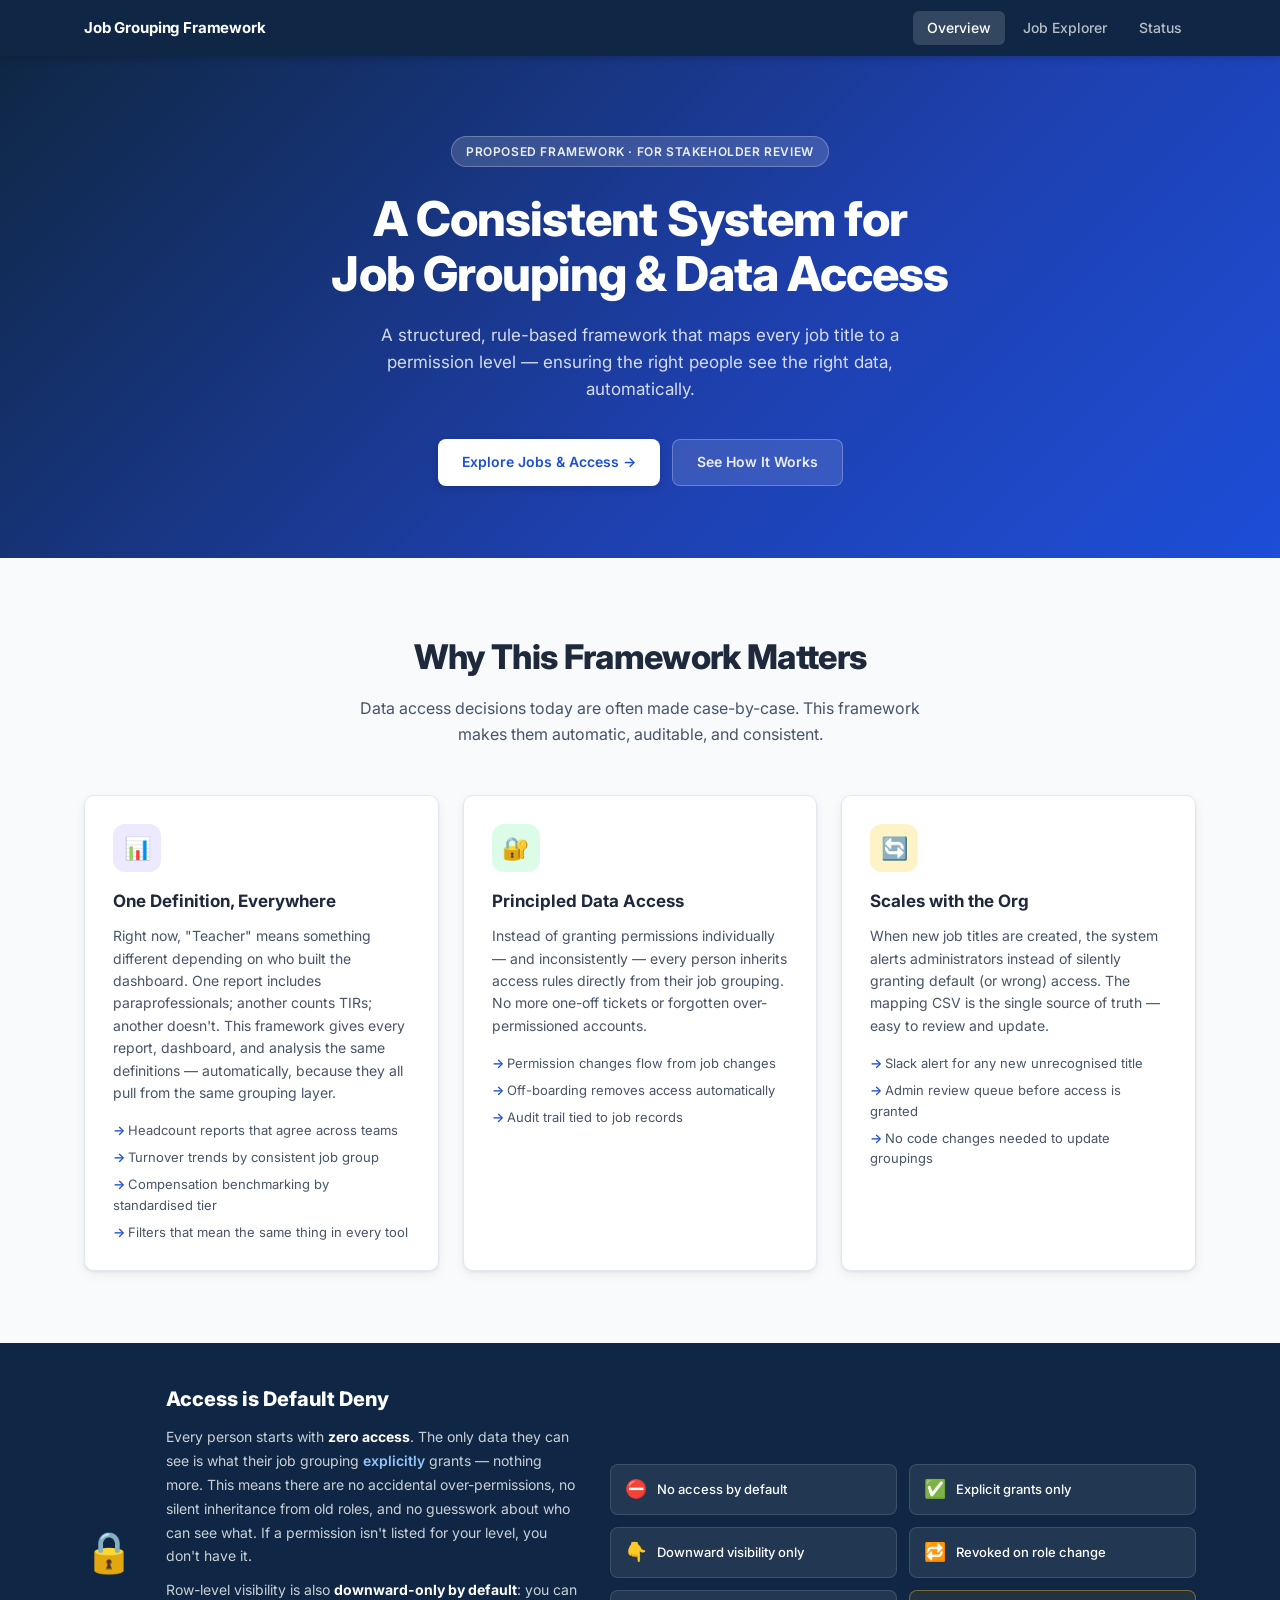
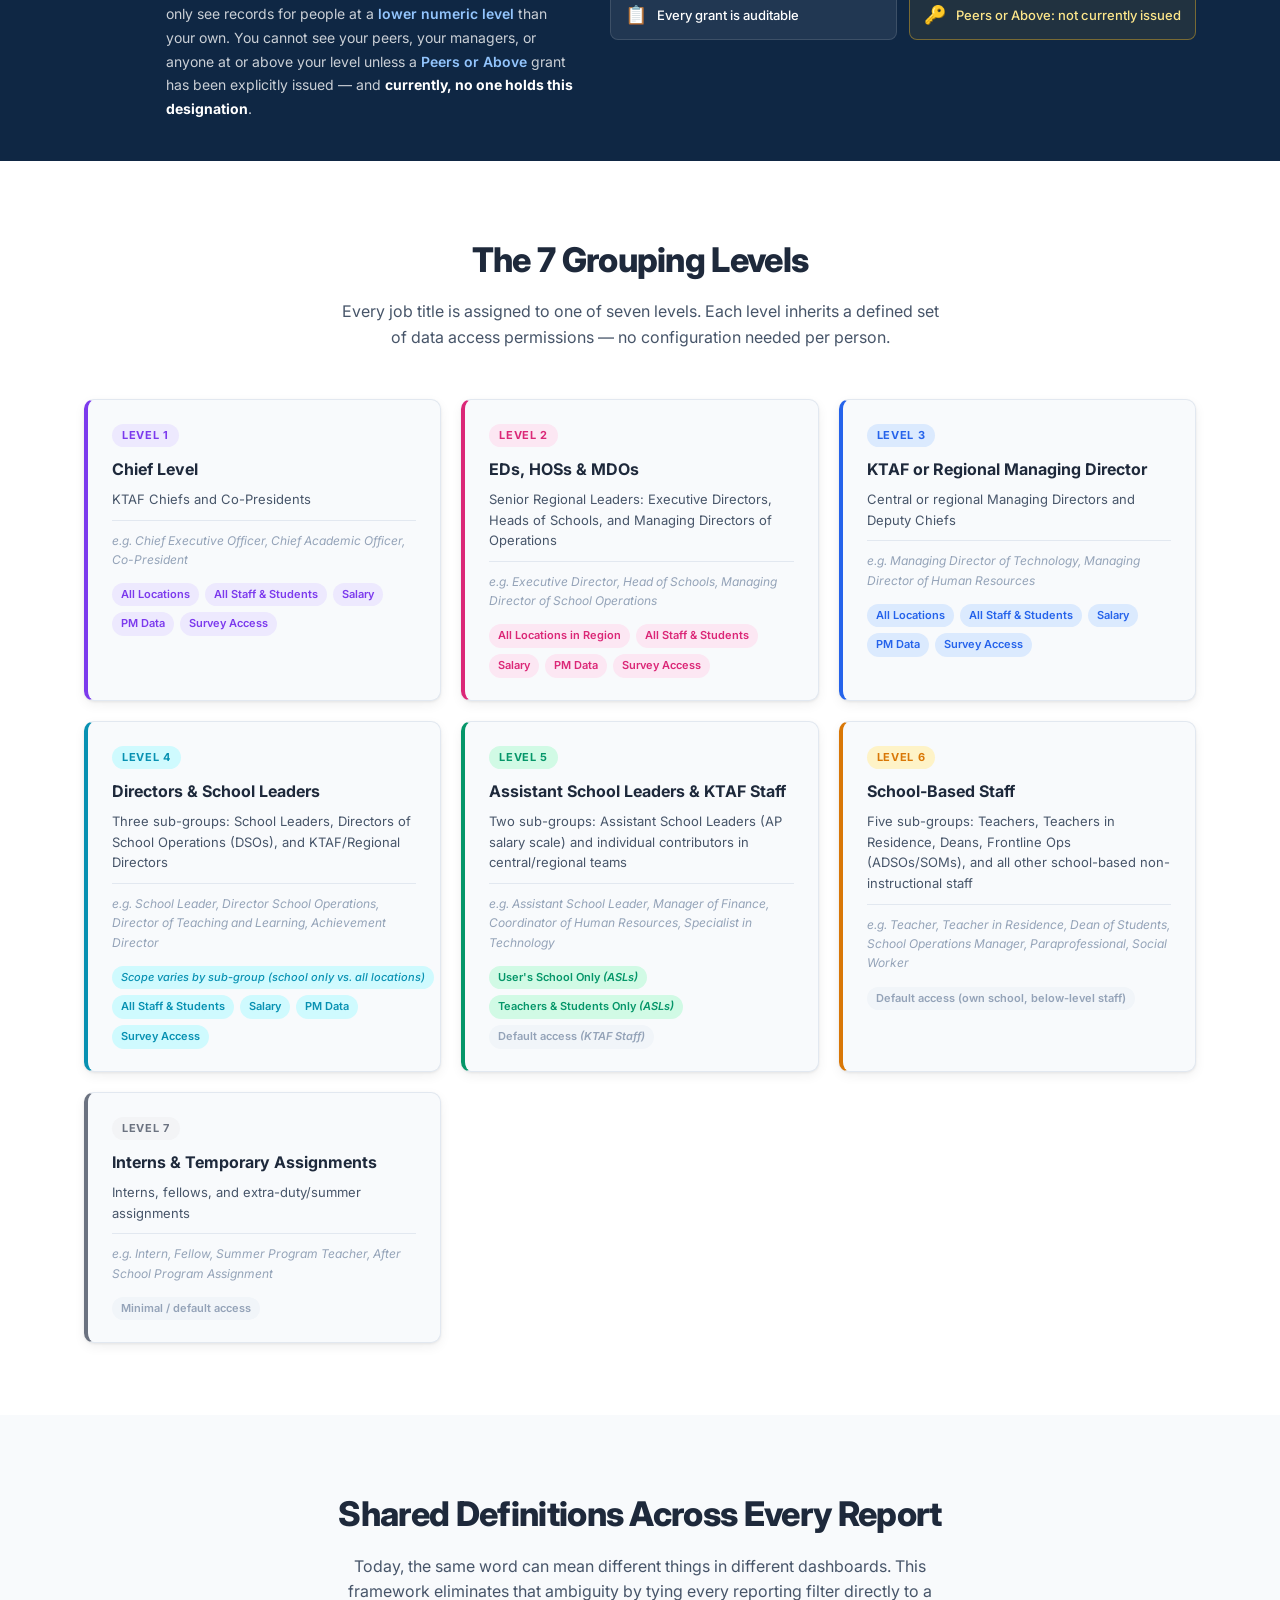
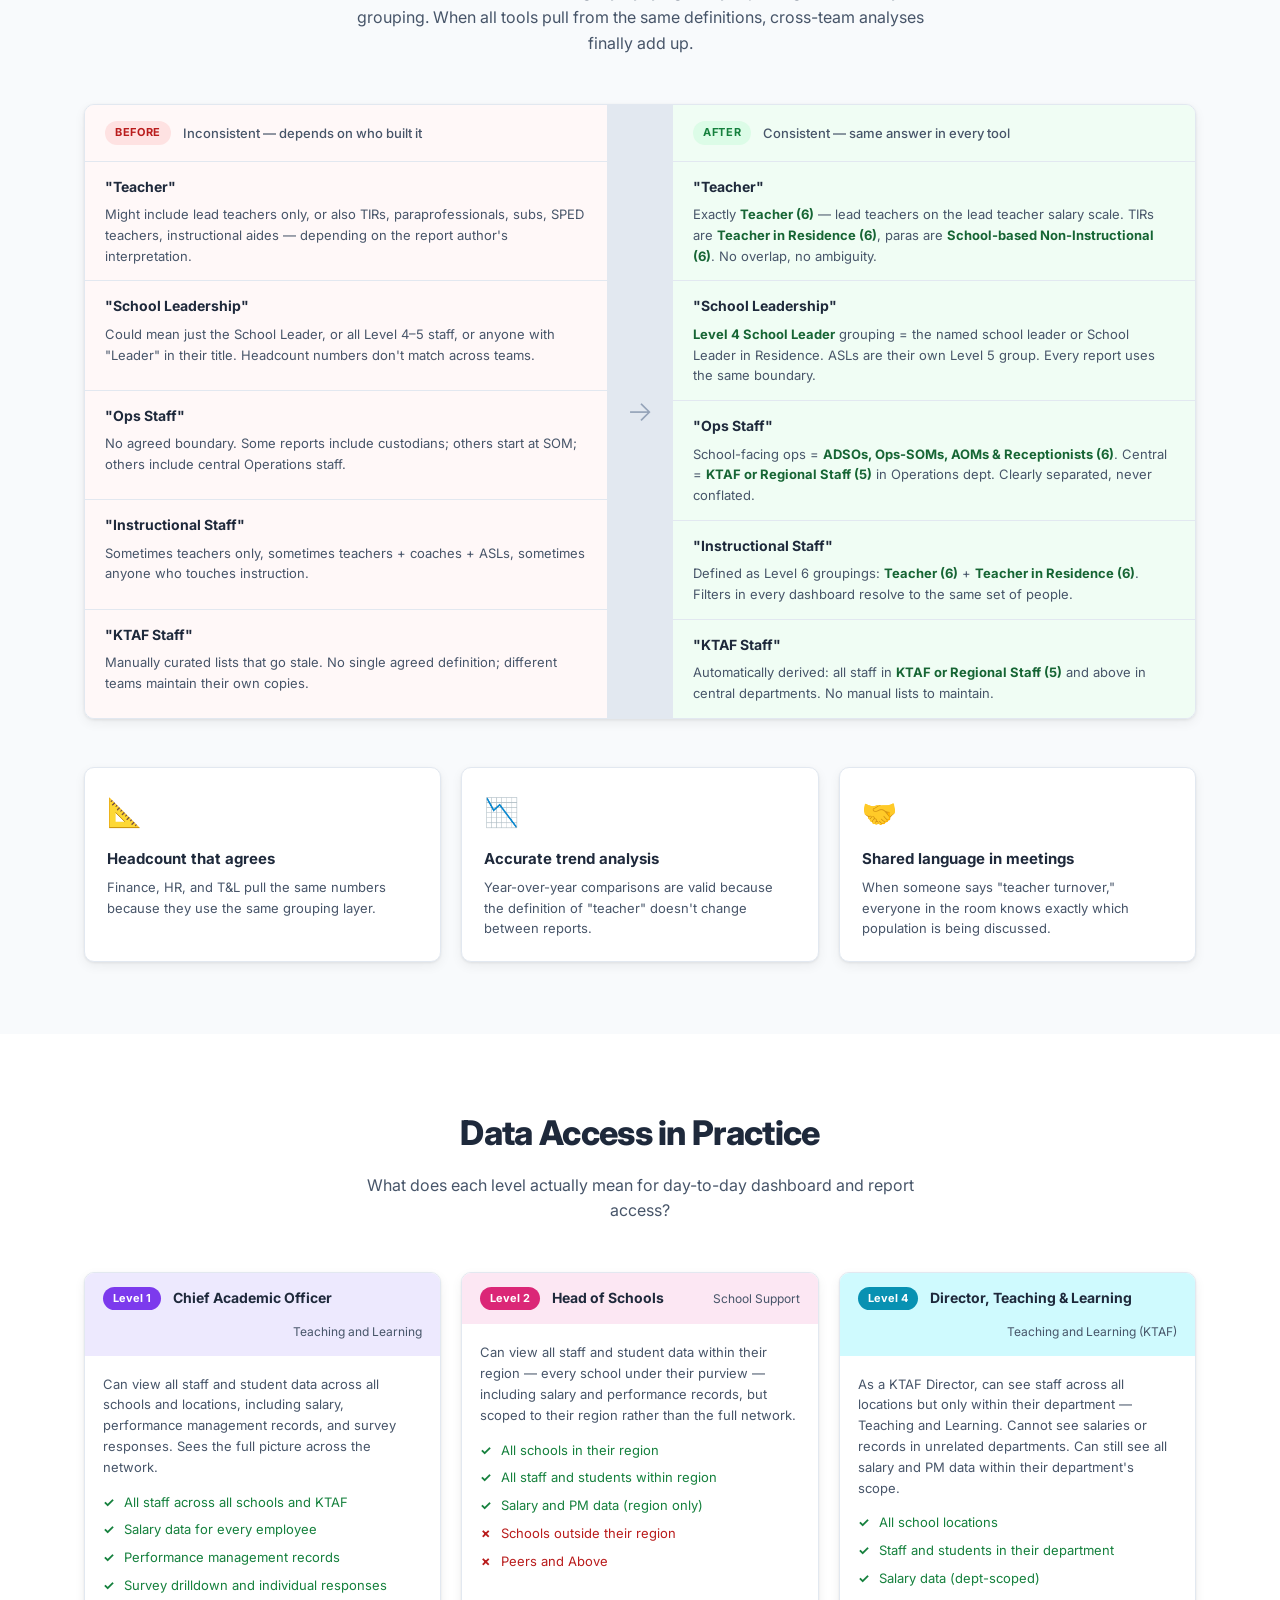
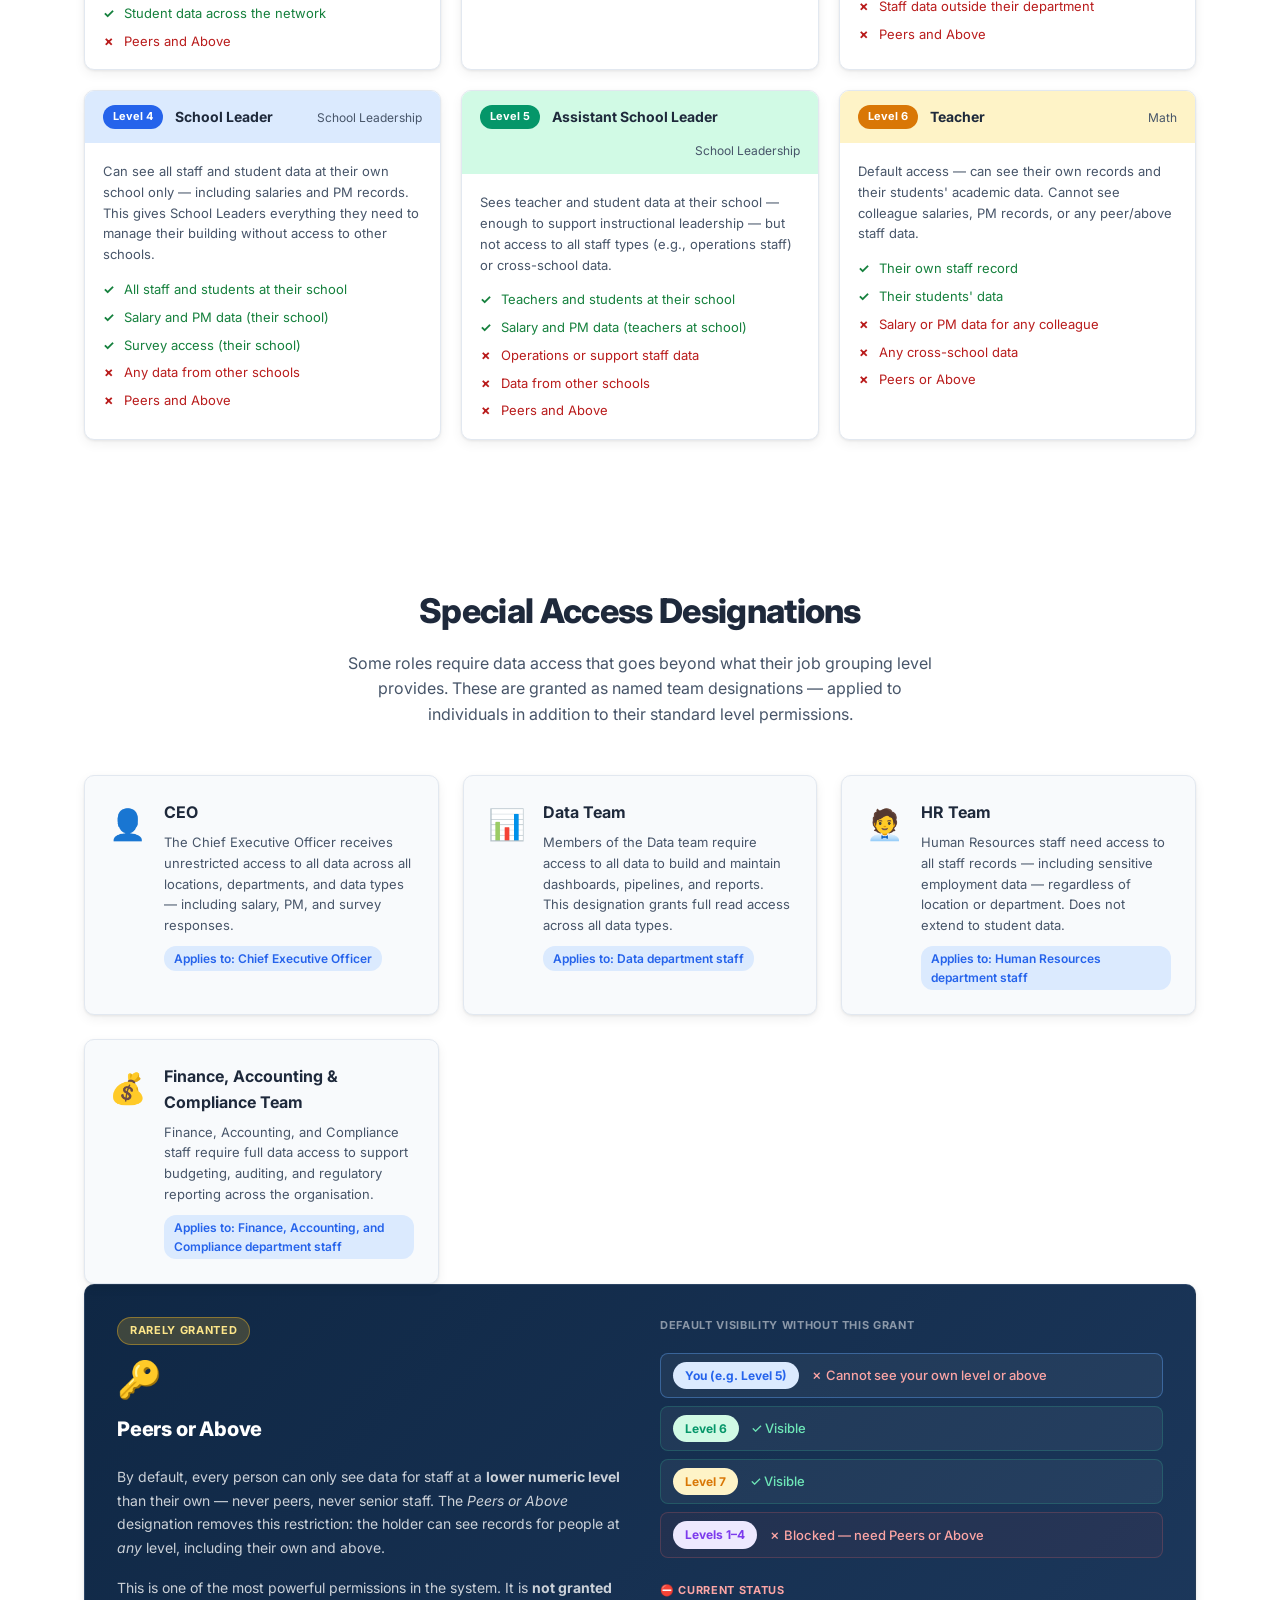
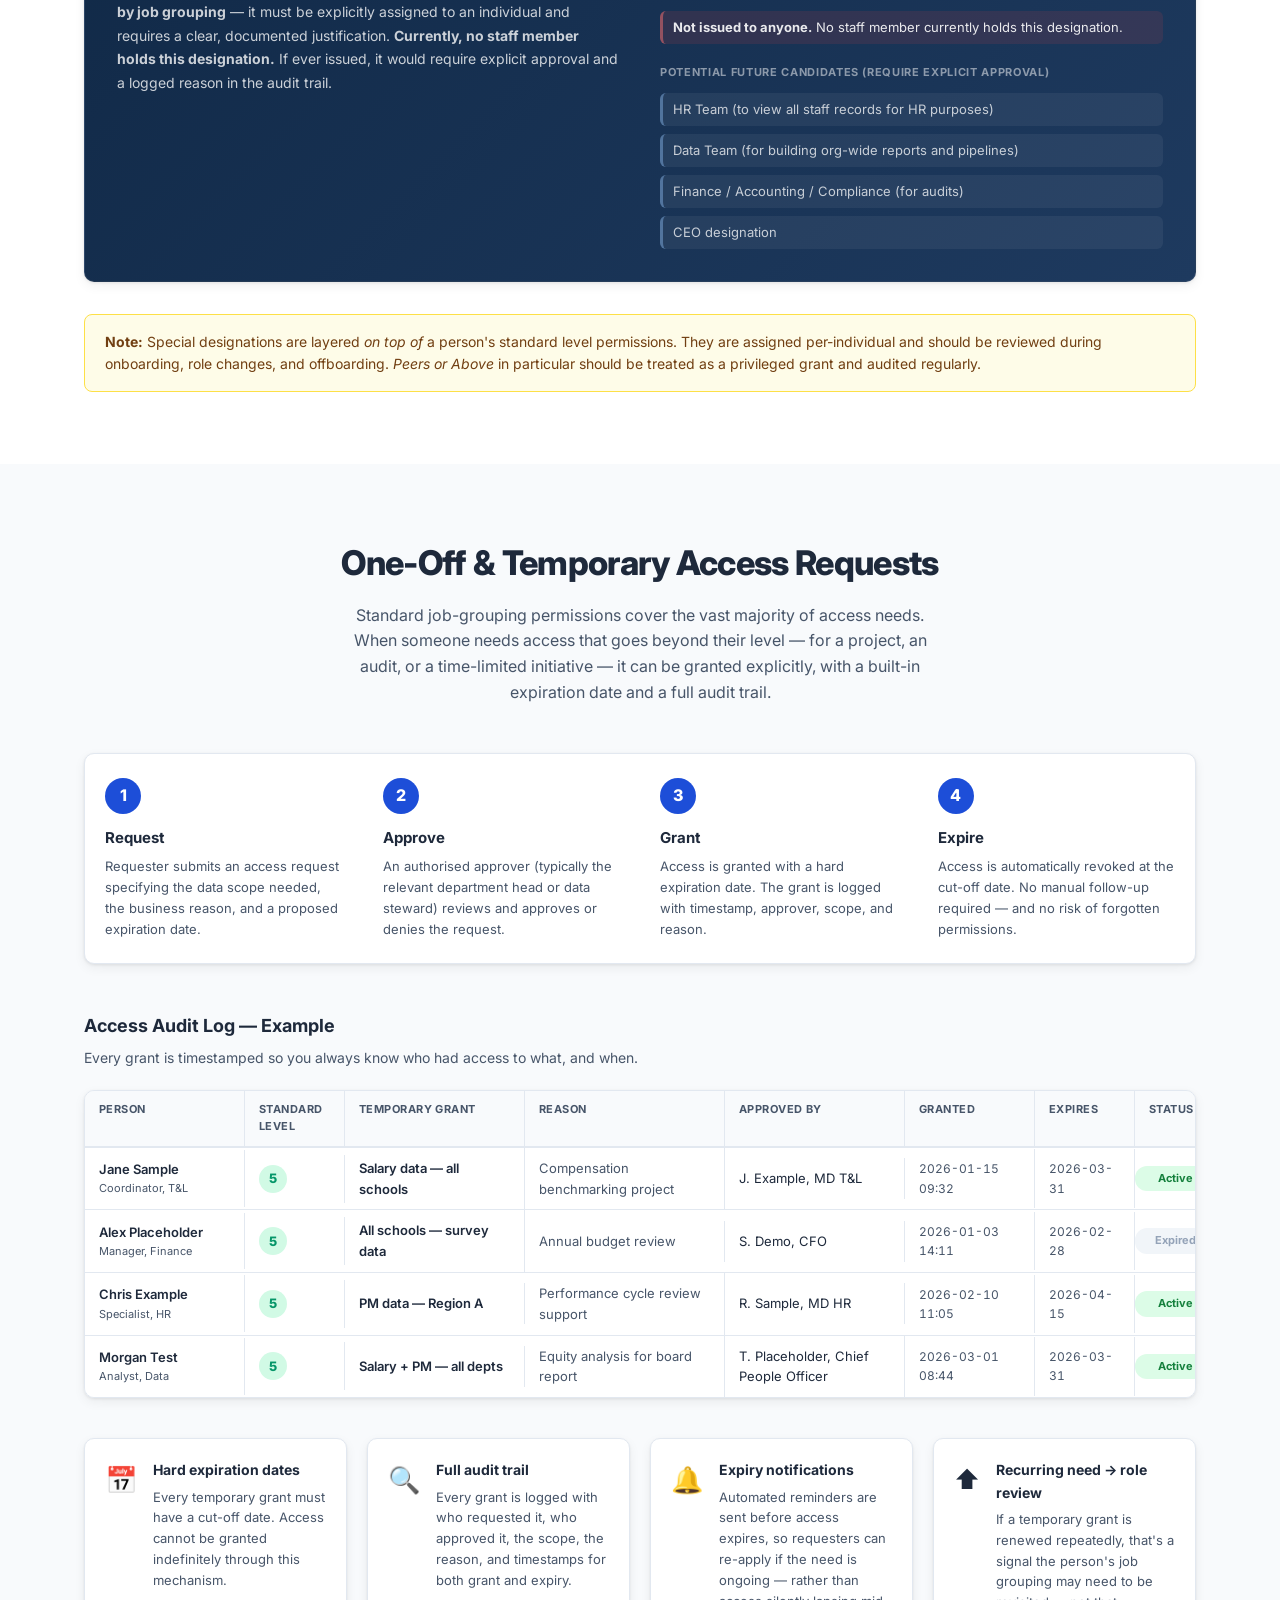
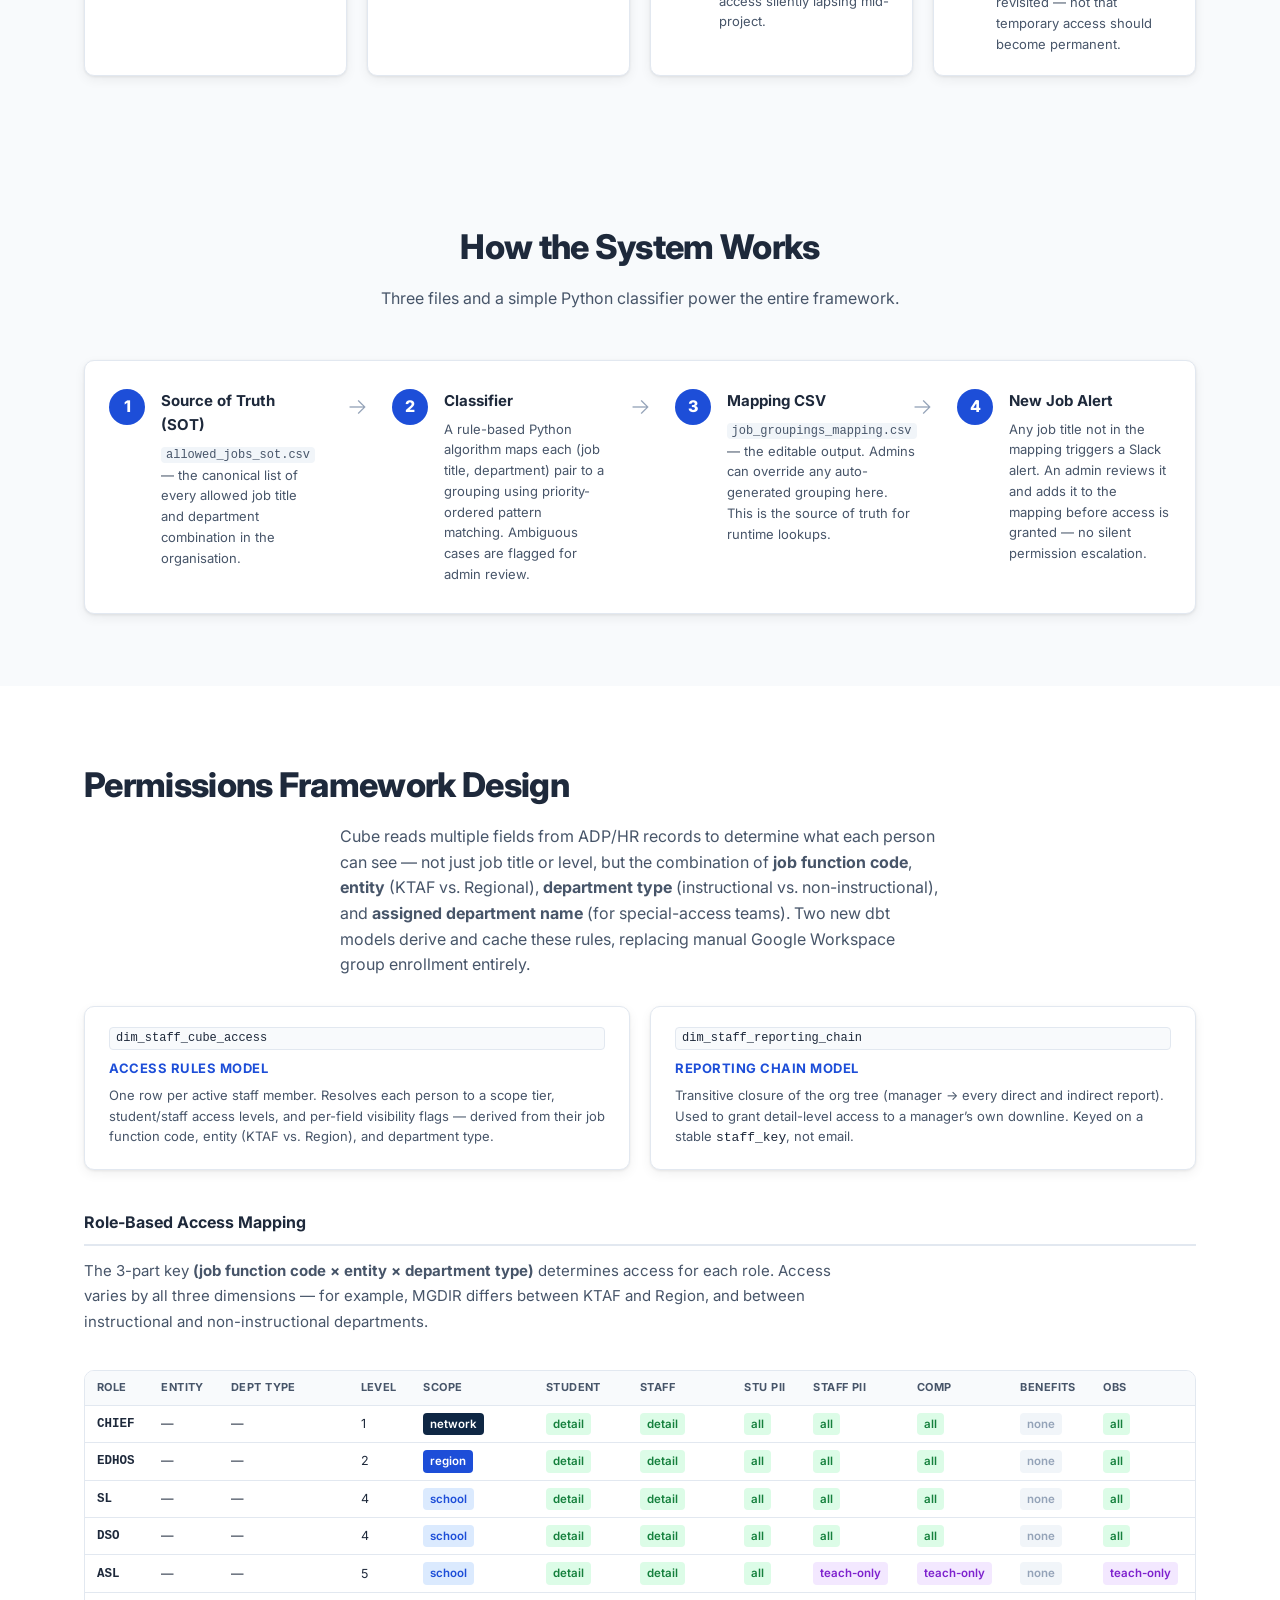
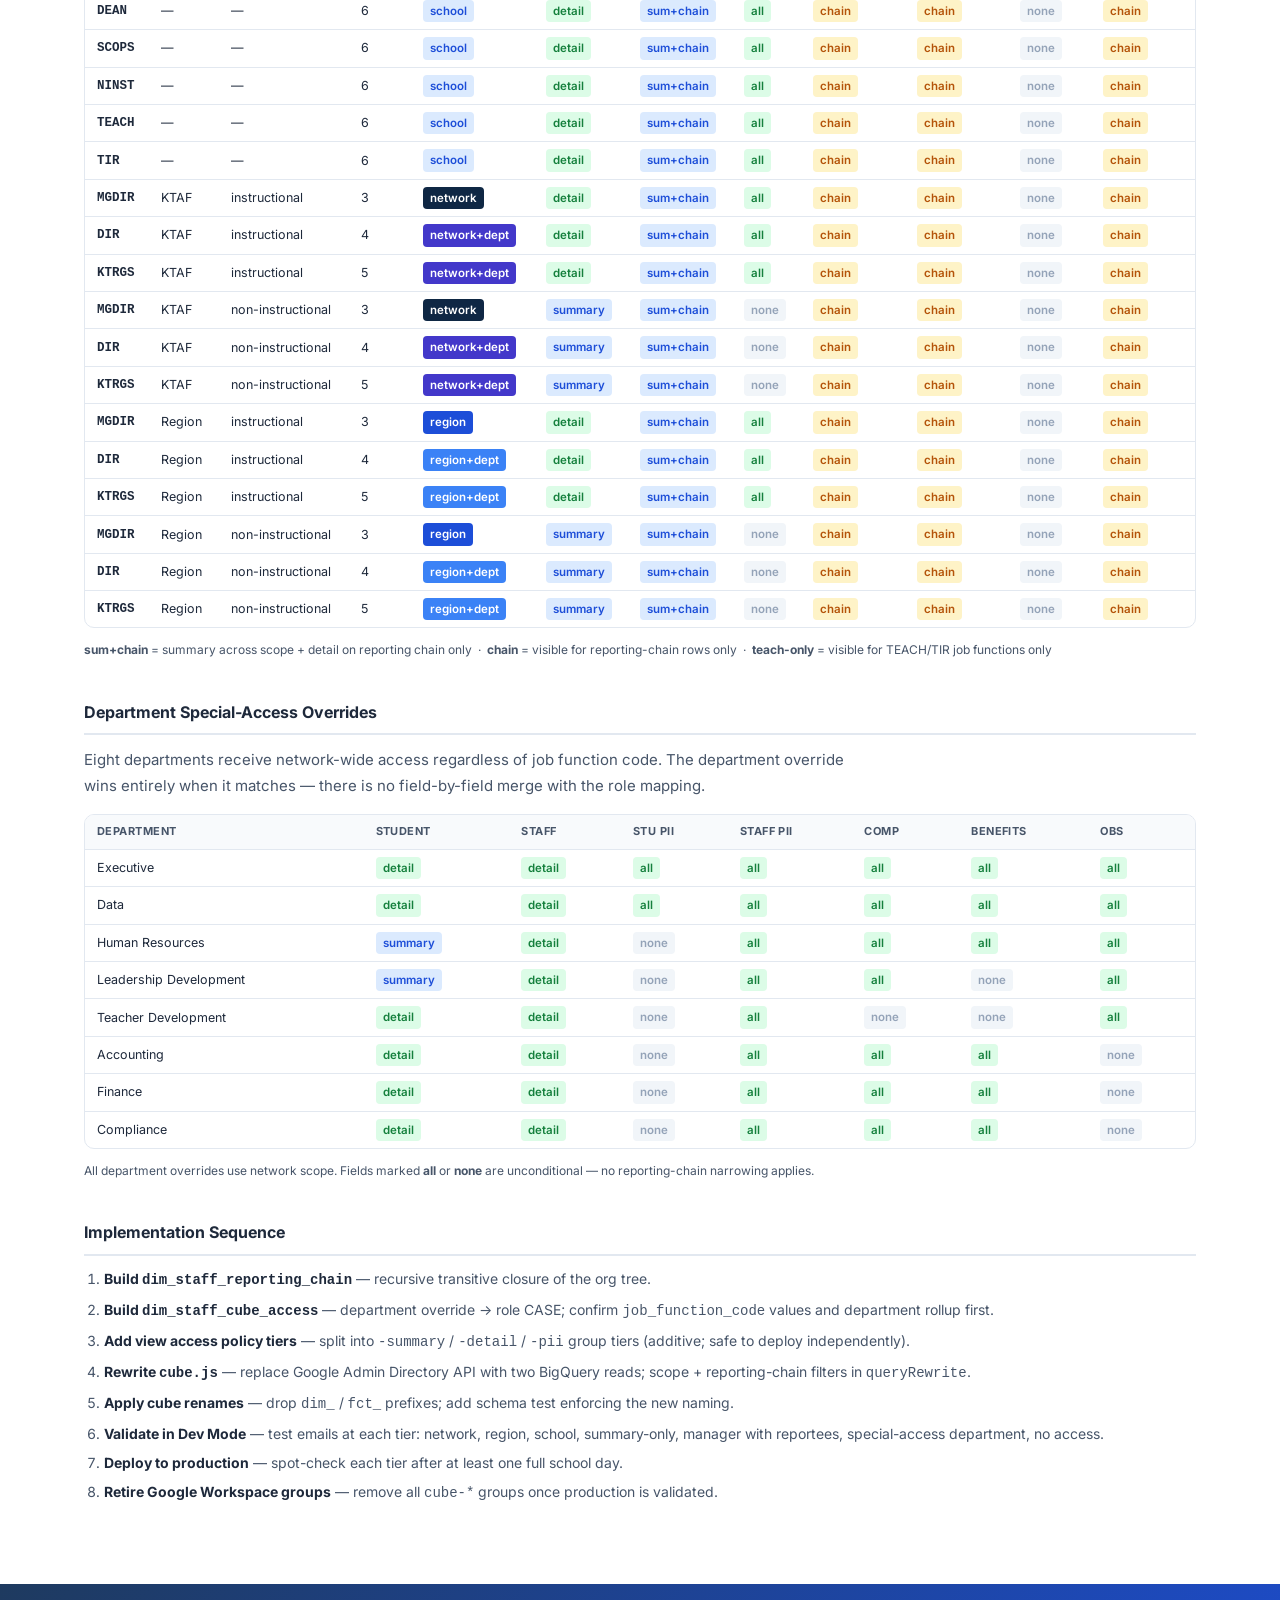
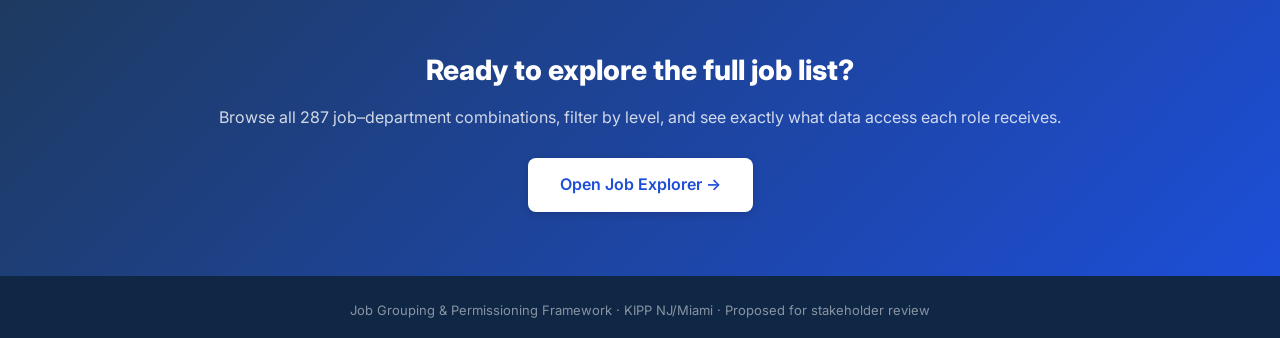
<file: website/index.html>
﻿<!DOCTYPE html>
<html lang="en">
<head>
  <meta charset="UTF-8" />
  <meta name="viewport" content="width=device-width, initial-scale=1.0" />
  <title>Job Grouping & Permissioning Framework</title>
  <link rel="preconnect" href="https://fonts.googleapis.com" />
  <link rel="preconnect" href="https://fonts.gstatic.com" crossorigin />
  <link href="https://fonts.googleapis.com/css2?family=Inter:wght@400;500;600;700;800&display=swap" rel="stylesheet" />
  <link rel="stylesheet" href="styles.css" />
</head>
<body>

<!-- ── Navigation ─────────────────────────────────────────────────────────── -->
<nav class="nav">
  <div class="nav-inner">
    <span class="nav-brand">Job Grouping Framework</span>
    <div class="nav-links">
      <a href="index.html" class="nav-link active">Overview</a>
      <a href="explorer.html" class="nav-link">Job Explorer</a>
      <a href="status.html" class="nav-link">Status</a>
    </div>
  </div>
</nav>

<!-- ── Hero ───────────────────────────────────────────────────────────────── -->
<section class="hero">
  <div class="container">
    <div class="hero-badge">Proposed Framework · For Stakeholder Review</div>
    <h1 class="hero-title">A Consistent System for<br />Job Grouping &amp; Data Access</h1>
    <p class="hero-sub">
      A structured, rule-based framework that maps every job title to a permission level —
      ensuring the right people see the right data, automatically.
    </p>
    <div class="hero-actions">
      <a href="explorer.html" class="btn btn-primary">Explore Jobs &amp; Access →</a>
      <a href="#how-it-works" class="btn btn-ghost">See How It Works</a>
    </div>
  </div>
</section>

<!-- ── Why It Matters ─────────────────────────────────────────────────────── -->
<section class="section" id="why">
  <div class="container">
    <div class="section-header">
      <h2>Why This Framework Matters</h2>
      <p>Data access decisions today are often made case-by-case. This framework makes them automatic, auditable, and consistent.</p>
    </div>
    <div class="card-grid-3">

      <div class="why-card">
        <div class="why-icon" style="background:#ede9fe; color:#7c3aed;">📊</div>
        <h3>One Definition, Everywhere</h3>
        <p>
          Right now, "Teacher" means something different depending on who built the dashboard.
          One report includes paraprofessionals; another counts TIRs; another doesn't.
          This framework gives every report, dashboard, and analysis the same definitions —
          automatically, because they all pull from the same grouping layer.
        </p>
        <ul class="why-list">
          <li>Headcount reports that agree across teams</li>
          <li>Turnover trends by consistent job group</li>
          <li>Compensation benchmarking by standardised tier</li>
          <li>Filters that mean the same thing in every tool</li>
        </ul>
      </div>

      <div class="why-card">
        <div class="why-icon" style="background:#dcfce7; color:#15803d;">🔐</div>
        <h3>Principled Data Access</h3>
        <p>
          Instead of granting permissions individually — and inconsistently — every person
          inherits access rules directly from their job grouping. No more one-off tickets
          or forgotten over-permissioned accounts.
        </p>
        <ul class="why-list">
          <li>Permission changes flow from job changes</li>
          <li>Off-boarding removes access automatically</li>
          <li>Audit trail tied to job records</li>
        </ul>
      </div>

      <div class="why-card">
        <div class="why-icon" style="background:#fef3c7; color:#b45309;">🔄</div>
        <h3>Scales with the Org</h3>
        <p>
          When new job titles are created, the system alerts administrators instead of
          silently granting default (or wrong) access. The mapping CSV is the single
          source of truth — easy to review and update.
        </p>
        <ul class="why-list">
          <li>Slack alert for any new unrecognised title</li>
          <li>Admin review queue before access is granted</li>
          <li>No code changes needed to update groupings</li>
        </ul>
      </div>

    </div>
  </div>
</section>

<!-- ── Default Deny ────────────────────────────────────────────────────────── -->
<section class="deny-banner">
  <div class="container">
    <div class="deny-inner">
      <div class="deny-icon">🔒</div>
      <div class="deny-text">
        <h3>Access is Default Deny</h3>
        <p>
          Every person starts with <strong>zero access</strong>. The only data they can see is
          what their job grouping <em>explicitly</em> grants — nothing more. This means there
          are no accidental over-permissions, no silent inheritance from old roles, and no
          guesswork about who can see what. If a permission isn't listed for your level,
          you don't have it.
        </p>
        <p class="deny-text-second">
          Row-level visibility is also <strong>downward-only by default</strong>: you can only
          see records for people at a <em>lower numeric level</em> than your own.
          You cannot see your peers, your managers, or anyone at or above your level
          unless a <em>Peers or Above</em> grant has been explicitly issued —
          and <strong>currently, no one holds this designation</strong>.
        </p>
      </div>
      <div class="deny-pillars">
        <div class="deny-pillar">
          <span class="deny-pillar-icon">⛔</span>
          <span>No access by default</span>
        </div>
        <div class="deny-pillar">
          <span class="deny-pillar-icon">✅</span>
          <span>Explicit grants only</span>
        </div>
        <div class="deny-pillar">
          <span class="deny-pillar-icon">👇</span>
          <span>Downward visibility only</span>
        </div>
        <div class="deny-pillar">
          <span class="deny-pillar-icon">🔁</span>
          <span>Revoked on role change</span>
        </div>
        <div class="deny-pillar">
          <span class="deny-pillar-icon">📋</span>
          <span>Every grant is auditable</span>
        </div>
        <div class="deny-pillar deny-pillar-rare">
          <span class="deny-pillar-icon">🔑</span>
          <span>Peers or Above: not currently issued</span>
        </div>
      </div>
    </div>
  </div>
</section>

<!-- ── How It Works ───────────────────────────────────────────────────────── -->
<section class="section section-alt" id="how-it-works">
  <div class="container">
    <div class="section-header">
      <h2>The 7 Grouping Levels</h2>
      <p>
        Every job title is assigned to one of seven levels. Each level inherits a defined
        set of data access permissions — no configuration needed per person.
      </p>
    </div>

    <div class="levels-grid">

      <div class="level-card" style="--level-color: #7c3aed; --level-bg: #ede9fe;">
        <div class="level-badge">Level 1</div>
        <h4>Chief Level</h4>
        <p>KTAF Chiefs and Co-Presidents</p>
        <div class="level-examples">e.g. Chief Executive Officer, Chief Academic Officer, Co-President</div>
        <div class="level-access">
          <span class="access-chip">All Locations</span>
          <span class="access-chip">All Staff &amp; Students</span>
          <span class="access-chip">Salary</span>
          <span class="access-chip">PM Data</span>
          <span class="access-chip">Survey Access</span>
        </div>
      </div>

      <div class="level-card" style="--level-color: #db2777; --level-bg: #fce7f3;">
        <div class="level-badge">Level 2</div>
        <h4>EDs, HOSs &amp; MDOs</h4>
        <p>Senior Regional Leaders: Executive Directors, Heads of Schools, and Managing Directors of Operations</p>
        <div class="level-examples">e.g. Executive Director, Head of Schools, Managing Director of School Operations</div>
        <div class="level-access">
          <span class="access-chip">All Locations in Region</span>
          <span class="access-chip">All Staff &amp; Students</span>
          <span class="access-chip">Salary</span>
          <span class="access-chip">PM Data</span>
          <span class="access-chip">Survey Access</span>
        </div>
      </div>

      <div class="level-card" style="--level-color: #2563eb; --level-bg: #dbeafe;">
        <div class="level-badge">Level 3</div>
        <h4>KTAF or Regional Managing Director</h4>
        <p>Central or regional Managing Directors and Deputy Chiefs</p>
        <div class="level-examples">e.g. Managing Director of Technology, Managing Director of Human Resources</div>
        <div class="level-access">
          <span class="access-chip">All Locations</span>
          <span class="access-chip">All Staff &amp; Students</span>
          <span class="access-chip">Salary</span>
          <span class="access-chip">PM Data</span>
          <span class="access-chip">Survey Access</span>
        </div>
      </div>

      <div class="level-card" style="--level-color: #0891b2; --level-bg: #cffafe;">
        <div class="level-badge">Level 4</div>
        <h4>Directors &amp; School Leaders</h4>
        <p>Three sub-groups: School Leaders, Directors of School Operations (DSOs), and KTAF/Regional Directors</p>
        <div class="level-examples">e.g. School Leader, Director School Operations, Director of Teaching and Learning, Achievement Director</div>
        <div class="level-access">
          <span class="access-chip access-note">Scope varies by sub-group (school only vs. all locations)</span>
          <span class="access-chip">All Staff &amp; Students</span>
          <span class="access-chip">Salary</span>
          <span class="access-chip">PM Data</span>
          <span class="access-chip">Survey Access</span>
        </div>
      </div>

      <div class="level-card" style="--level-color: #059669; --level-bg: #d1fae5;">
        <div class="level-badge">Level 5</div>
        <h4>Assistant School Leaders &amp; KTAF Staff</h4>
        <p>Two sub-groups: Assistant School Leaders (AP salary scale) and individual contributors in central/regional teams</p>
        <div class="level-examples">e.g. Assistant School Leader, Manager of Finance, Coordinator of Human Resources, Specialist in Technology</div>
        <div class="level-access">
          <span class="access-chip">User's School Only <em>(ASLs)</em></span>
          <span class="access-chip">Teachers &amp; Students Only <em>(ASLs)</em></span>
          <span class="access-chip access-dim">Default access <em>(KTAF Staff)</em></span>
        </div>
      </div>

      <div class="level-card" style="--level-color: #d97706; --level-bg: #fef3c7;">
        <div class="level-badge">Level 6</div>
        <h4>School-Based Staff</h4>
        <p>Five sub-groups: Teachers, Teachers in Residence, Deans, Frontline Ops (ADSOs/SOMs), and all other school-based non-instructional staff</p>
        <div class="level-examples">e.g. Teacher, Teacher in Residence, Dean of Students, School Operations Manager, Paraprofessional, Social Worker</div>
        <div class="level-access">
          <span class="access-chip access-dim">Default access (own school, below-level staff)</span>
        </div>
      </div>

      <div class="level-card" style="--level-color: #6b7280; --level-bg: #f3f4f6;">
        <div class="level-badge">Level 7</div>
        <h4>Interns &amp; Temporary Assignments</h4>
        <p>Interns, fellows, and extra-duty/summer assignments</p>
        <div class="level-examples">e.g. Intern, Fellow, Summer Program Teacher, After School Program Assignment</div>
        <div class="level-access">
          <span class="access-chip access-dim">Minimal / default access</span>
        </div>
      </div>

    </div>
  </div>
</section>

<!-- ── Consistent Definitions ─────────────────────────────────────────────── -->
<section class="section" id="definitions">
  <div class="container">
    <div class="section-header">
      <h2>Shared Definitions Across Every Report</h2>
      <p>
        Today, the same word can mean different things in different dashboards. This framework
        eliminates that ambiguity by tying every reporting filter directly to a grouping.
        When all tools pull from the same definitions, cross-team analyses finally add up.
      </p>
    </div>

    <div class="defs-comparison">
      <div class="defs-col defs-before">
        <div class="defs-col-header">
          <span class="defs-badge defs-badge-before">Before</span>
          <span class="defs-col-title">Inconsistent — depends on who built it</span>
        </div>
        <div class="defs-row">
          <div class="defs-term">"Teacher"</div>
          <div class="defs-desc">
            Might include lead teachers only, or also TIRs, paraprofessionals, subs, SPED teachers,
            instructional aides — depending on the report author's interpretation.
          </div>
        </div>
        <div class="defs-row">
          <div class="defs-term">"School Leadership"</div>
          <div class="defs-desc">
            Could mean just the School Leader, or all Level 4–5 staff, or anyone with "Leader"
            in their title. Headcount numbers don't match across teams.
          </div>
        </div>
        <div class="defs-row">
          <div class="defs-term">"Ops Staff"</div>
          <div class="defs-desc">
            No agreed boundary. Some reports include custodians; others start at SOM;
            others include central Operations staff.
          </div>
        </div>
        <div class="defs-row">
          <div class="defs-term">"Instructional Staff"</div>
          <div class="defs-desc">
            Sometimes teachers only, sometimes teachers + coaches + ASLs, sometimes anyone
            who touches instruction.
          </div>
        </div>
        <div class="defs-row">
          <div class="defs-term">"KTAF Staff"</div>
          <div class="defs-desc">
            Manually curated lists that go stale. No single agreed definition; different
            teams maintain their own copies.
          </div>
        </div>
      </div>

      <div class="defs-arrow">→</div>

      <div class="defs-col defs-after">
        <div class="defs-col-header">
          <span class="defs-badge defs-badge-after">After</span>
          <span class="defs-col-title">Consistent — same answer in every tool</span>
        </div>
        <div class="defs-row">
          <div class="defs-term">"Teacher"</div>
          <div class="defs-desc">
            Exactly <strong>Teacher (6)</strong> — lead teachers on the lead teacher salary scale.
            TIRs are <strong>Teacher in Residence (6)</strong>, paras are
            <strong>School-based Non-Instructional (6)</strong>. No overlap, no ambiguity.
          </div>
        </div>
        <div class="defs-row">
          <div class="defs-term">"School Leadership"</div>
          <div class="defs-desc">
            <strong>Level 4 School Leader</strong> grouping = the named school leader or
            School Leader in Residence. ASLs are their own Level 5 group. Every report
            uses the same boundary.
          </div>
        </div>
        <div class="defs-row">
          <div class="defs-term">"Ops Staff"</div>
          <div class="defs-desc">
            School-facing ops = <strong>ADSOs, Ops-SOMs, AOMs &amp; Receptionists (6)</strong>.
            Central = <strong>KTAF or Regional Staff (5)</strong> in Operations dept.
            Clearly separated, never conflated.
          </div>
        </div>
        <div class="defs-row">
          <div class="defs-term">"Instructional Staff"</div>
          <div class="defs-desc">
            Defined as Level 6 groupings: <strong>Teacher (6)</strong> +
            <strong>Teacher in Residence (6)</strong>. Filters in every dashboard
            resolve to the same set of people.
          </div>
        </div>
        <div class="defs-row">
          <div class="defs-term">"KTAF Staff"</div>
          <div class="defs-desc">
            Automatically derived: all staff in <strong>KTAF or Regional Staff (5)</strong>
            and above in central departments. No manual lists to maintain.
          </div>
        </div>
      </div>
    </div>

    <div class="defs-impact">
      <div class="defs-impact-item">
        <div class="defs-impact-icon">📐</div>
        <h4>Headcount that agrees</h4>
        <p>Finance, HR, and T&amp;L pull the same numbers because they use the same grouping layer.</p>
      </div>
      <div class="defs-impact-item">
        <div class="defs-impact-icon">📉</div>
        <h4>Accurate trend analysis</h4>
        <p>Year-over-year comparisons are valid because the definition of "teacher" doesn't change between reports.</p>
      </div>
      <div class="defs-impact-item">
        <div class="defs-impact-icon">🤝</div>
        <h4>Shared language in meetings</h4>
        <p>When someone says "teacher turnover," everyone in the room knows exactly which population is being discussed.</p>
      </div>
    </div>
  </div>
</section>

<!-- ── Access Scenarios ───────────────────────────────────────────────────── -->
<section class="section section-alt" id="scenarios">
  <div class="container">
    <div class="section-header">
      <h2>Data Access in Practice</h2>
      <p>What does each level actually mean for day-to-day dashboard and report access?</p>
    </div>

    <div class="scenarios">

      <div class="scenario-card">
        <div class="scenario-header" style="background: #ede9fe;">
          <span class="scenario-level" style="background:#7c3aed;">Level 1</span>
          <strong>Chief Academic Officer</strong>
          <span class="scenario-dept">Teaching and Learning</span>
        </div>
        <div class="scenario-body">
          <p>Can view all staff and student data across all schools and locations, including salary, performance management records, and survey responses. Sees the full picture across the network.</p>
          <div class="scenario-access-list">
            <div class="access-row yes"><span class="check">✓</span> All staff across all schools and KTAF</div>
            <div class="access-row yes"><span class="check">✓</span> Salary data for every employee</div>
            <div class="access-row yes"><span class="check">✓</span> Performance management records</div>
            <div class="access-row yes"><span class="check">✓</span> Survey drilldown and individual responses</div>
            <div class="access-row yes"><span class="check">✓</span> Student data across the network</div>
            <div class="access-row no"><span class="cross">✗</span> Peers and Above</div>
          </div>
        </div>
      </div>

      <div class="scenario-card">
        <div class="scenario-header" style="background: #fce7f3;">
          <span class="scenario-level" style="background:#db2777;">Level 2</span>
          <strong>Head of Schools</strong>
          <span class="scenario-dept">School Support</span>
        </div>
        <div class="scenario-body">
          <p>Can view all staff and student data within their region — every school under their purview — including salary and performance records, but scoped to their region rather than the full network.</p>
          <div class="scenario-access-list">
            <div class="access-row yes"><span class="check">✓</span> All schools in their region</div>
            <div class="access-row yes"><span class="check">✓</span> All staff and students within region</div>
            <div class="access-row yes"><span class="check">✓</span> Salary and PM data (region only)</div>
            <div class="access-row no"><span class="cross">✗</span> Schools outside their region</div>
            <div class="access-row no"><span class="cross">✗</span> Peers and Above</div>
          </div>
        </div>
      </div>

      <div class="scenario-card">
        <div class="scenario-header" style="background: #cffafe;">
          <span class="scenario-level" style="background:#0891b2;">Level 4</span>
          <strong>Director, Teaching &amp; Learning</strong>
          <span class="scenario-dept">Teaching and Learning (KTAF)</span>
        </div>
        <div class="scenario-body">
          <p>As a KTAF Director, can see staff across all locations but only within their department — Teaching and Learning. Cannot see salaries or records in unrelated departments. Can still see all salary and PM data within their department's scope.</p>
          <div class="scenario-access-list">
            <div class="access-row yes"><span class="check">✓</span> All school locations</div>
            <div class="access-row yes"><span class="check">✓</span> Staff and students in their department</div>
            <div class="access-row yes"><span class="check">✓</span> Salary data (dept-scoped)</div>
            <div class="access-row no"><span class="cross">✗</span> Staff data outside their department</div>
            <div class="access-row no"><span class="cross">✗</span> Peers and Above</div>
          </div>
        </div>
      </div>

      <div class="scenario-card">
        <div class="scenario-header" style="background: #dbeafe;">
          <span class="scenario-level" style="background:#2563eb;">Level 4</span>
          <strong>School Leader</strong>
          <span class="scenario-dept">School Leadership</span>
        </div>
        <div class="scenario-body">
          <p>Can see all staff and student data at their own school only — including salaries and PM records. This gives School Leaders everything they need to manage their building without access to other schools.</p>
          <div class="scenario-access-list">
            <div class="access-row yes"><span class="check">✓</span> All staff and students at their school</div>
            <div class="access-row yes"><span class="check">✓</span> Salary and PM data (their school)</div>
            <div class="access-row yes"><span class="check">✓</span> Survey access (their school)</div>
            <div class="access-row no"><span class="cross">✗</span> Any data from other schools</div>
            <div class="access-row no"><span class="cross">✗</span> Peers and Above</div>
          </div>
        </div>
      </div>

      <div class="scenario-card">
        <div class="scenario-header" style="background: #d1fae5;">
          <span class="scenario-level" style="background:#059669;">Level 5</span>
          <strong>Assistant School Leader</strong>
          <span class="scenario-dept">School Leadership</span>
        </div>
        <div class="scenario-body">
          <p>Sees teacher and student data at their school — enough to support instructional leadership — but not access to all staff types (e.g., operations staff) or cross-school data.</p>
          <div class="scenario-access-list">
            <div class="access-row yes"><span class="check">✓</span> Teachers and students at their school</div>
            <div class="access-row yes"><span class="check">✓</span> Salary and PM data (teachers at school)</div>
            <div class="access-row no"><span class="cross">✗</span> Operations or support staff data</div>
            <div class="access-row no"><span class="cross">✗</span> Data from other schools</div>
            <div class="access-row no"><span class="cross">✗</span> Peers and Above</div>
          </div>
        </div>
      </div>

      <div class="scenario-card">
        <div class="scenario-header" style="background: #fef3c7;">
          <span class="scenario-level" style="background:#d97706;">Level 6</span>
          <strong>Teacher</strong>
          <span class="scenario-dept">Math</span>
        </div>
        <div class="scenario-body">
          <p>Default access — can see their own records and their students' academic data. Cannot see colleague salaries, PM records, or any peer/above staff data.</p>
          <div class="scenario-access-list">
            <div class="access-row yes"><span class="check">✓</span> Their own staff record</div>
            <div class="access-row yes"><span class="check">✓</span> Their students' data</div>
            <div class="access-row no"><span class="cross">✗</span> Salary or PM data for any colleague</div>
            <div class="access-row no"><span class="cross">✗</span> Any cross-school data</div>
            <div class="access-row no"><span class="cross">✗</span> Peers or Above</div>
          </div>
        </div>
      </div>

    </div>
  </div>
</section>

<!-- ── Special Access ─────────────────────────────────────────────────────── -->
<section class="section section-alt" id="special">
  <div class="container">
    <div class="section-header">
      <h2>Special Access Designations</h2>
      <p>
        Some roles require data access that goes beyond what their job grouping level
        provides. These are granted as named team designations — applied to individuals
        in addition to their standard level permissions.
      </p>
    </div>

    <div class="card-grid-2">

      <div class="special-card">
        <div class="special-icon">👤</div>
        <div>
          <h4>CEO</h4>
          <p>The Chief Executive Officer receives unrestricted access to all data across all locations, departments, and data types — including salary, PM, and survey responses.</p>
          <div class="special-who">Applies to: Chief Executive Officer</div>
        </div>
      </div>

      <div class="special-card">
        <div class="special-icon">📊</div>
        <div>
          <h4>Data Team</h4>
          <p>Members of the Data team require access to all data to build and maintain dashboards, pipelines, and reports. This designation grants full read access across all data types.</p>
          <div class="special-who">Applies to: Data department staff</div>
        </div>
      </div>

      <div class="special-card">
        <div class="special-icon">🧑‍💼</div>
        <div>
          <h4>HR Team</h4>
          <p>Human Resources staff need access to all staff records — including sensitive employment data — regardless of location or department. Does not extend to student data.</p>
          <div class="special-who">Applies to: Human Resources department staff</div>
        </div>
      </div>

      <div class="special-card">
        <div class="special-icon">💰</div>
        <div>
          <h4>Finance, Accounting &amp; Compliance Team</h4>
          <p>Finance, Accounting, and Compliance staff require full data access to support budgeting, auditing, and regulatory reporting across the organisation.</p>
          <div class="special-who">Applies to: Finance, Accounting, and Compliance department staff</div>
        </div>
      </div>

    </div>

    <!-- Peers or Above — full-width, visually distinct -->
    <div class="peers-card">
      <div class="peers-card-inner">
        <div class="peers-card-left">
          <div class="peers-rarity-badge">Rarely Granted</div>
          <div class="peers-icon">🔑</div>
          <h4>Peers or Above</h4>
          <p>
            By default, every person can only see data for staff at a <strong>lower numeric level</strong>
            than their own — never peers, never senior staff. The <em>Peers or Above</em> designation
            removes this restriction: the holder can see records for people at <em>any</em> level,
            including their own and above.
          </p>
          <p>
            This is one of the most powerful permissions in the system. It is <strong>not granted
            by job grouping</strong> — it must be explicitly assigned to an individual and requires
            a clear, documented justification. <strong>Currently, no staff member holds this
            designation.</strong> If ever issued, it would require explicit approval and a logged
            reason in the audit trail.
          </p>
        </div>
        <div class="peers-card-right">
          <div class="peers-example-title">Default visibility without this grant</div>
          <div class="peers-levels">
            <div class="peers-level-row peers-level-you">
              <span class="peers-level-pill" style="background:#dbeafe;color:#2563eb;">You (e.g. Level 5)</span>
              <span class="peers-level-status peers-blocked">✗ Cannot see your own level or above</span>
            </div>
            <div class="peers-level-row peers-level-below">
              <span class="peers-level-pill" style="background:#d1fae5;color:#059669;">Level 6</span>
              <span class="peers-level-status peers-allowed">✓ Visible</span>
            </div>
            <div class="peers-level-row peers-level-below">
              <span class="peers-level-pill" style="background:#fef3c7;color:#d97706;">Level 7</span>
              <span class="peers-level-status peers-allowed">✓ Visible</span>
            </div>
            <div class="peers-level-row peers-level-above">
              <span class="peers-level-pill" style="background:#ede9fe;color:#7c3aed;">Levels 1–4</span>
              <span class="peers-level-status peers-blocked">✗ Blocked — need Peers or Above</span>
            </div>
            <div class="peers-example-title" style="margin-top:16px; color:#fca5a5;">⛔ Current status</div>
            <div class="peers-holder" style="border-left-color:rgba(248,113,113,.5); color:rgba(255,255,255,.9); background:rgba(239,68,68,.12);">
              <strong>Not issued to anyone.</strong> No staff member currently holds this designation.
            </div>
            <div class="peers-example-title" style="margin-top:12px;">Potential future candidates (require explicit approval)</div>
            <div class="peers-holder">HR Team (to view all staff records for HR purposes)</div>
            <div class="peers-holder">Data Team (for building org-wide reports and pipelines)</div>
            <div class="peers-holder">Finance / Accounting / Compliance (for audits)</div>
            <div class="peers-holder">CEO designation</div>
          </div>
        </div>
      </div>
    </div>

    <div class="special-note">
      <strong>Note:</strong> Special designations are layered <em>on top of</em> a person's standard level permissions.
      They are assigned per-individual and should be reviewed during onboarding, role changes, and offboarding.
      <em>Peers or Above</em> in particular should be treated as a privileged grant and audited regularly.
    </div>
  </div>
</section>

<!-- ── Temporary Access ───────────────────────────────────────────────────── -->
<section class="section" id="temp-access">
  <div class="container">
    <div class="section-header">
      <h2>One-Off &amp; Temporary Access Requests</h2>
      <p>
        Standard job-grouping permissions cover the vast majority of access needs.
        When someone needs access that goes beyond their level — for a project, an audit,
        or a time-limited initiative — it can be granted explicitly, with a built-in
        expiration date and a full audit trail.
      </p>
    </div>

    <div class="temp-flow">
      <div class="temp-step">
        <div class="temp-step-num">1</div>
        <div class="temp-step-body">
          <h4>Request</h4>
          <p>Requester submits an access request specifying the data scope needed, the business reason, and a proposed expiration date.</p>
        </div>
      </div>
      <div class="temp-flow-arrow">→</div>
      <div class="temp-step">
        <div class="temp-step-num">2</div>
        <div class="temp-step-body">
          <h4>Approve</h4>
          <p>An authorised approver (typically the relevant department head or data steward) reviews and approves or denies the request.</p>
        </div>
      </div>
      <div class="temp-flow-arrow">→</div>
      <div class="temp-step">
        <div class="temp-step-num">3</div>
        <div class="temp-step-body">
          <h4>Grant</h4>
          <p>Access is granted with a hard expiration date. The grant is logged with timestamp, approver, scope, and reason.</p>
        </div>
      </div>
      <div class="temp-flow-arrow">→</div>
      <div class="temp-step">
        <div class="temp-step-num">4</div>
        <div class="temp-step-body">
          <h4>Expire</h4>
          <p>Access is automatically revoked at the cut-off date. No manual follow-up required — and no risk of forgotten permissions.</p>
        </div>
      </div>
    </div>

    <!-- Mock audit log -->
    <h3 class="audit-log-title">Access Audit Log — Example</h3>
    <p class="audit-log-sub">Every grant is timestamped so you always know who had access to what, and when.</p>
    <div class="audit-log">
      <div class="audit-log-header">
        <span>Person</span>
        <span>Standard Level</span>
        <span>Temporary Grant</span>
        <span>Reason</span>
        <span>Approved By</span>
        <span>Granted</span>
        <span>Expires</span>
        <span>Status</span>
      </div>

      <div class="audit-row">
        <span class="audit-person">Jane Sample<br/><small>Coordinator, T&amp;L</small></span>
        <span><span class="audit-level" style="background:#d1fae5;color:#059669;">5</span></span>
        <span class="audit-grant">Salary data — all schools</span>
        <span class="audit-reason">Compensation benchmarking project</span>
        <span class="audit-approver">J. Example, MD T&amp;L</span>
        <span class="audit-date">2026-01-15 09:32</span>
        <span class="audit-date">2026-03-31</span>
        <span class="audit-status audit-active">Active</span>
      </div>

      <div class="audit-row">
        <span class="audit-person">Alex Placeholder<br/><small>Manager, Finance</small></span>
        <span><span class="audit-level" style="background:#d1fae5;color:#059669;">5</span></span>
        <span class="audit-grant">All schools — survey data</span>
        <span class="audit-reason">Annual budget review</span>
        <span class="audit-approver">S. Demo, CFO</span>
        <span class="audit-date">2026-01-03 14:11</span>
        <span class="audit-date">2026-02-28</span>
        <span class="audit-status audit-expired">Expired</span>
      </div>

      <div class="audit-row">
        <span class="audit-person">Chris Example<br/><small>Specialist, HR</small></span>
        <span><span class="audit-level" style="background:#d1fae5;color:#059669;">5</span></span>
        <span class="audit-grant">PM data — Region A</span>
        <span class="audit-reason">Performance cycle review support</span>
        <span class="audit-approver">R. Sample, MD HR</span>
        <span class="audit-date">2026-02-10 11:05</span>
        <span class="audit-date">2026-04-15</span>
        <span class="audit-status audit-active">Active</span>
      </div>

      <div class="audit-row">
        <span class="audit-person">Morgan Test<br/><small>Analyst, Data</small></span>
        <span><span class="audit-level" style="background:#d1fae5;color:#059669;">5</span></span>
        <span class="audit-grant">Salary + PM — all depts</span>
        <span class="audit-reason">Equity analysis for board report</span>
        <span class="audit-approver">T. Placeholder, Chief People Officer</span>
        <span class="audit-date">2026-03-01 08:44</span>
        <span class="audit-date">2026-03-31</span>
        <span class="audit-status audit-active">Active</span>
      </div>
    </div>

    <div class="temp-principles">
      <div class="temp-principle">
        <span class="temp-principle-icon">📅</span>
        <div>
          <strong>Hard expiration dates</strong>
          <p>Every temporary grant must have a cut-off date. Access cannot be granted indefinitely through this mechanism.</p>
        </div>
      </div>
      <div class="temp-principle">
        <span class="temp-principle-icon">🔍</span>
        <div>
          <strong>Full audit trail</strong>
          <p>Every grant is logged with who requested it, who approved it, the scope, the reason, and timestamps for both grant and expiry.</p>
        </div>
      </div>
      <div class="temp-principle">
        <span class="temp-principle-icon">🔔</span>
        <div>
          <strong>Expiry notifications</strong>
          <p>Automated reminders are sent before access expires, so requesters can re-apply if the need is ongoing — rather than access silently lapsing mid-project.</p>
        </div>
      </div>
      <div class="temp-principle">
        <span class="temp-principle-icon">⬆️</span>
        <div>
          <strong>Recurring need → role review</strong>
          <p>If a temporary grant is renewed repeatedly, that's a signal the person's job grouping may need to be revisited — not that temporary access should become permanent.</p>
        </div>
      </div>
    </div>
  </div>
</section>

<!-- ── How the System Works ───────────────────────────────────────────────── -->
<section class="section" id="system">
  <div class="container">
    <div class="section-header">
      <h2>How the System Works</h2>
      <p>Three files and a simple Python classifier power the entire framework.</p>
    </div>

    <div class="pipeline">
      <div class="pipeline-step">
        <div class="pipeline-num">1</div>
        <div class="pipeline-content">
          <h4>Source of Truth (SOT)</h4>
          <p><code>allowed_jobs_sot.csv</code> — the canonical list of every allowed job title and department combination in the organisation.</p>
        </div>
      </div>
      <div class="pipeline-arrow">→</div>
      <div class="pipeline-step">
        <div class="pipeline-num">2</div>
        <div class="pipeline-content">
          <h4>Classifier</h4>
          <p>A rule-based Python algorithm maps each (job title, department) pair to a grouping using priority-ordered pattern matching. Ambiguous cases are flagged for admin review.</p>
        </div>
      </div>
      <div class="pipeline-arrow">→</div>
      <div class="pipeline-step">
        <div class="pipeline-num">3</div>
        <div class="pipeline-content">
          <h4>Mapping CSV</h4>
          <p><code>job_groupings_mapping.csv</code> — the editable output. Admins can override any auto-generated grouping here. This is the source of truth for runtime lookups.</p>
        </div>
      </div>
      <div class="pipeline-arrow">→</div>
      <div class="pipeline-step">
        <div class="pipeline-num">4</div>
        <div class="pipeline-content">
          <h4>New Job Alert</h4>
          <p>Any job title not in the mapping triggers a Slack alert. An admin reviews it and adds it to the mapping before access is granted — no silent permission escalation.</p>
        </div>
      </div>
    </div>
  </div>
</section>

<!-- ── CTA ────────────────────────────────────────────────────────────────── -->


<!-- ── Permissions Framework Design ──────────────────────────────────── -->
<section class="section section-alt" id="permissions-framework">
  <div class="container">

    <div class="section-header" style="text-align:left; margin-bottom:28px;">
      <h2>Permissions Framework Design</h2>
      <p>Cube reads multiple fields from ADP/HR records to determine what each person can see — not just job title or level, but the combination of <strong>job function code</strong>, <strong>entity</strong> (KTAF vs. Regional), <strong>department type</strong> (instructional vs. non-instructional), and <strong>assigned department name</strong> (for special-access teams). Two new dbt models derive and cache these rules, replacing manual Google Workspace group enrollment entirely.</p>
    </div>

    <div class="pf-models">
      <div class="pf-model-card">
        <code>dim_staff_cube_access</code>
        <h4>Access Rules Model</h4>
        <p>One row per active staff member. Resolves each person to a scope tier, student/staff access levels, and per-field visibility flags — derived from their job function code, entity (KTAF vs. Region), and department type.</p>
      </div>
      <div class="pf-model-card">
        <code>dim_staff_reporting_chain</code>
        <h4>Reporting Chain Model</h4>
        <p>Transitive closure of the org tree (manager &rarr; every direct and indirect report). Used to grant detail-level access to a manager&rsquo;s own downline. Keyed on a stable <code style="display:inline;border:none;background:none;padding:0;font-size:inherit;">staff_key</code>, not email.</p>
      </div>
    </div>

    <h3 class="pf-subheading">Role-Based Access Mapping</h3>
    <p class="pf-intro">The 3-part key <strong>(job function code &times; entity &times; department type)</strong> determines access for each role. Access varies by all three dimensions — for example, MGDIR differs between KTAF and Region, and between instructional and non-instructional departments.</p>
    <div class="pf-table-wrap">
      <table class="pf-table">
        <thead>
          <tr>
            <th>Role</th>
            <th>Entity</th>
            <th>Dept Type</th>
            <th>Level</th>
            <th>Scope</th>
            <th>Student</th>
            <th>Staff</th>
            <th>Stu PII</th>
            <th>Staff PII</th>
            <th>Comp</th>
            <th>Benefits</th>
            <th>Obs</th>
          </tr>
        </thead>
        <tbody>
          <tr><td class="col-code">CHIEF</td><td>—</td><td>—</td><td>1</td><td><span class="pf-scope-tag pf-scope-network">network</span></td><td><span class="pf-cell-detail">detail</span></td><td><span class="pf-cell-detail">detail</span></td><td><span class="pf-cell-all">all</span></td><td><span class="pf-cell-all">all</span></td><td><span class="pf-cell-all">all</span></td><td><span class="pf-cell-none">none</span></td><td><span class="pf-cell-all">all</span></td></tr>
          <tr><td class="col-code">EDHOS</td><td>—</td><td>—</td><td>2</td><td><span class="pf-scope-tag pf-scope-region">region</span></td><td><span class="pf-cell-detail">detail</span></td><td><span class="pf-cell-detail">detail</span></td><td><span class="pf-cell-all">all</span></td><td><span class="pf-cell-all">all</span></td><td><span class="pf-cell-all">all</span></td><td><span class="pf-cell-none">none</span></td><td><span class="pf-cell-all">all</span></td></tr>
          <tr><td class="col-code">SL</td><td>—</td><td>—</td><td>4</td><td><span class="pf-scope-tag pf-scope-school">school</span></td><td><span class="pf-cell-detail">detail</span></td><td><span class="pf-cell-detail">detail</span></td><td><span class="pf-cell-all">all</span></td><td><span class="pf-cell-all">all</span></td><td><span class="pf-cell-all">all</span></td><td><span class="pf-cell-none">none</span></td><td><span class="pf-cell-all">all</span></td></tr>
          <tr><td class="col-code">DSO</td><td>—</td><td>—</td><td>4</td><td><span class="pf-scope-tag pf-scope-school">school</span></td><td><span class="pf-cell-detail">detail</span></td><td><span class="pf-cell-detail">detail</span></td><td><span class="pf-cell-all">all</span></td><td><span class="pf-cell-all">all</span></td><td><span class="pf-cell-all">all</span></td><td><span class="pf-cell-none">none</span></td><td><span class="pf-cell-all">all</span></td></tr>
          <tr><td class="col-code">ASL</td><td>—</td><td>—</td><td>5</td><td><span class="pf-scope-tag pf-scope-school">school</span></td><td><span class="pf-cell-detail">detail</span></td><td><span class="pf-cell-detail">detail</span></td><td><span class="pf-cell-all">all</span></td><td><span class="pf-cell-teaching">teach-only</span></td><td><span class="pf-cell-teaching">teach-only</span></td><td><span class="pf-cell-none">none</span></td><td><span class="pf-cell-teaching">teach-only</span></td></tr>
          <tr><td class="col-code">DEAN</td><td>—</td><td>—</td><td>6</td><td><span class="pf-scope-tag pf-scope-school">school</span></td><td><span class="pf-cell-detail">detail</span></td><td><span class="pf-cell-summary">sum+chain</span></td><td><span class="pf-cell-all">all</span></td><td><span class="pf-cell-chain">chain</span></td><td><span class="pf-cell-chain">chain</span></td><td><span class="pf-cell-none">none</span></td><td><span class="pf-cell-chain">chain</span></td></tr>
          <tr><td class="col-code">SCOPS</td><td>—</td><td>—</td><td>6</td><td><span class="pf-scope-tag pf-scope-school">school</span></td><td><span class="pf-cell-detail">detail</span></td><td><span class="pf-cell-summary">sum+chain</span></td><td><span class="pf-cell-all">all</span></td><td><span class="pf-cell-chain">chain</span></td><td><span class="pf-cell-chain">chain</span></td><td><span class="pf-cell-none">none</span></td><td><span class="pf-cell-chain">chain</span></td></tr>
          <tr><td class="col-code">NINST</td><td>—</td><td>—</td><td>6</td><td><span class="pf-scope-tag pf-scope-school">school</span></td><td><span class="pf-cell-detail">detail</span></td><td><span class="pf-cell-summary">sum+chain</span></td><td><span class="pf-cell-all">all</span></td><td><span class="pf-cell-chain">chain</span></td><td><span class="pf-cell-chain">chain</span></td><td><span class="pf-cell-none">none</span></td><td><span class="pf-cell-chain">chain</span></td></tr>
          <tr><td class="col-code">TEACH</td><td>—</td><td>—</td><td>6</td><td><span class="pf-scope-tag pf-scope-school">school</span></td><td><span class="pf-cell-detail">detail</span></td><td><span class="pf-cell-summary">sum+chain</span></td><td><span class="pf-cell-all">all</span></td><td><span class="pf-cell-chain">chain</span></td><td><span class="pf-cell-chain">chain</span></td><td><span class="pf-cell-none">none</span></td><td><span class="pf-cell-chain">chain</span></td></tr>
          <tr><td class="col-code">TIR</td><td>—</td><td>—</td><td>6</td><td><span class="pf-scope-tag pf-scope-school">school</span></td><td><span class="pf-cell-detail">detail</span></td><td><span class="pf-cell-summary">sum+chain</span></td><td><span class="pf-cell-all">all</span></td><td><span class="pf-cell-chain">chain</span></td><td><span class="pf-cell-chain">chain</span></td><td><span class="pf-cell-none">none</span></td><td><span class="pf-cell-chain">chain</span></td></tr>
          <tr><td class="col-code">MGDIR</td><td>KTAF</td><td>instructional</td><td>3</td><td><span class="pf-scope-tag pf-scope-network">network</span></td><td><span class="pf-cell-detail">detail</span></td><td><span class="pf-cell-summary">sum+chain</span></td><td><span class="pf-cell-all">all</span></td><td><span class="pf-cell-chain">chain</span></td><td><span class="pf-cell-chain">chain</span></td><td><span class="pf-cell-none">none</span></td><td><span class="pf-cell-chain">chain</span></td></tr>
          <tr><td class="col-code">DIR</td><td>KTAF</td><td>instructional</td><td>4</td><td><span class="pf-scope-tag pf-scope-netdept">network+dept</span></td><td><span class="pf-cell-detail">detail</span></td><td><span class="pf-cell-summary">sum+chain</span></td><td><span class="pf-cell-all">all</span></td><td><span class="pf-cell-chain">chain</span></td><td><span class="pf-cell-chain">chain</span></td><td><span class="pf-cell-none">none</span></td><td><span class="pf-cell-chain">chain</span></td></tr>
          <tr><td class="col-code">KTRGS</td><td>KTAF</td><td>instructional</td><td>5</td><td><span class="pf-scope-tag pf-scope-netdept">network+dept</span></td><td><span class="pf-cell-detail">detail</span></td><td><span class="pf-cell-summary">sum+chain</span></td><td><span class="pf-cell-all">all</span></td><td><span class="pf-cell-chain">chain</span></td><td><span class="pf-cell-chain">chain</span></td><td><span class="pf-cell-none">none</span></td><td><span class="pf-cell-chain">chain</span></td></tr>
          <tr><td class="col-code">MGDIR</td><td>KTAF</td><td>non-instructional</td><td>3</td><td><span class="pf-scope-tag pf-scope-network">network</span></td><td><span class="pf-cell-summary">summary</span></td><td><span class="pf-cell-summary">sum+chain</span></td><td><span class="pf-cell-none">none</span></td><td><span class="pf-cell-chain">chain</span></td><td><span class="pf-cell-chain">chain</span></td><td><span class="pf-cell-none">none</span></td><td><span class="pf-cell-chain">chain</span></td></tr>
          <tr><td class="col-code">DIR</td><td>KTAF</td><td>non-instructional</td><td>4</td><td><span class="pf-scope-tag pf-scope-netdept">network+dept</span></td><td><span class="pf-cell-summary">summary</span></td><td><span class="pf-cell-summary">sum+chain</span></td><td><span class="pf-cell-none">none</span></td><td><span class="pf-cell-chain">chain</span></td><td><span class="pf-cell-chain">chain</span></td><td><span class="pf-cell-none">none</span></td><td><span class="pf-cell-chain">chain</span></td></tr>
          <tr><td class="col-code">KTRGS</td><td>KTAF</td><td>non-instructional</td><td>5</td><td><span class="pf-scope-tag pf-scope-netdept">network+dept</span></td><td><span class="pf-cell-summary">summary</span></td><td><span class="pf-cell-summary">sum+chain</span></td><td><span class="pf-cell-none">none</span></td><td><span class="pf-cell-chain">chain</span></td><td><span class="pf-cell-chain">chain</span></td><td><span class="pf-cell-none">none</span></td><td><span class="pf-cell-chain">chain</span></td></tr>
          <tr><td class="col-code">MGDIR</td><td>Region</td><td>instructional</td><td>3</td><td><span class="pf-scope-tag pf-scope-region">region</span></td><td><span class="pf-cell-detail">detail</span></td><td><span class="pf-cell-summary">sum+chain</span></td><td><span class="pf-cell-all">all</span></td><td><span class="pf-cell-chain">chain</span></td><td><span class="pf-cell-chain">chain</span></td><td><span class="pf-cell-none">none</span></td><td><span class="pf-cell-chain">chain</span></td></tr>
          <tr><td class="col-code">DIR</td><td>Region</td><td>instructional</td><td>4</td><td><span class="pf-scope-tag pf-scope-regdept">region+dept</span></td><td><span class="pf-cell-detail">detail</span></td><td><span class="pf-cell-summary">sum+chain</span></td><td><span class="pf-cell-all">all</span></td><td><span class="pf-cell-chain">chain</span></td><td><span class="pf-cell-chain">chain</span></td><td><span class="pf-cell-none">none</span></td><td><span class="pf-cell-chain">chain</span></td></tr>
          <tr><td class="col-code">KTRGS</td><td>Region</td><td>instructional</td><td>5</td><td><span class="pf-scope-tag pf-scope-regdept">region+dept</span></td><td><span class="pf-cell-detail">detail</span></td><td><span class="pf-cell-summary">sum+chain</span></td><td><span class="pf-cell-all">all</span></td><td><span class="pf-cell-chain">chain</span></td><td><span class="pf-cell-chain">chain</span></td><td><span class="pf-cell-none">none</span></td><td><span class="pf-cell-chain">chain</span></td></tr>
          <tr><td class="col-code">MGDIR</td><td>Region</td><td>non-instructional</td><td>3</td><td><span class="pf-scope-tag pf-scope-region">region</span></td><td><span class="pf-cell-summary">summary</span></td><td><span class="pf-cell-summary">sum+chain</span></td><td><span class="pf-cell-none">none</span></td><td><span class="pf-cell-chain">chain</span></td><td><span class="pf-cell-chain">chain</span></td><td><span class="pf-cell-none">none</span></td><td><span class="pf-cell-chain">chain</span></td></tr>
          <tr><td class="col-code">DIR</td><td>Region</td><td>non-instructional</td><td>4</td><td><span class="pf-scope-tag pf-scope-regdept">region+dept</span></td><td><span class="pf-cell-summary">summary</span></td><td><span class="pf-cell-summary">sum+chain</span></td><td><span class="pf-cell-none">none</span></td><td><span class="pf-cell-chain">chain</span></td><td><span class="pf-cell-chain">chain</span></td><td><span class="pf-cell-none">none</span></td><td><span class="pf-cell-chain">chain</span></td></tr>
          <tr><td class="col-code">KTRGS</td><td>Region</td><td>non-instructional</td><td>5</td><td><span class="pf-scope-tag pf-scope-regdept">region+dept</span></td><td><span class="pf-cell-summary">summary</span></td><td><span class="pf-cell-summary">sum+chain</span></td><td><span class="pf-cell-none">none</span></td><td><span class="pf-cell-chain">chain</span></td><td><span class="pf-cell-chain">chain</span></td><td><span class="pf-cell-none">none</span></td><td><span class="pf-cell-chain">chain</span></td></tr>
        </tbody>
      </table>
    </div>
    <p class="pf-table-note"><strong>sum+chain</strong> = summary across scope + detail on reporting chain only &nbsp;&middot;&nbsp; <strong>chain</strong> = visible for reporting-chain rows only &nbsp;&middot;&nbsp; <strong>teach-only</strong> = visible for TEACH/TIR job functions only</p>

    <h3 class="pf-subheading">Department Special-Access Overrides</h3>
    <p class="pf-intro" style="margin-bottom:16px;">Eight departments receive network-wide access regardless of job function code. The department override wins entirely when it matches — there is no field-by-field merge with the role mapping.</p>
    <div class="pf-table-wrap">
      <table class="pf-table">
        <thead>
          <tr>
            <th>Department</th>
            <th>Student</th>
            <th>Staff</th>
            <th>Stu PII</th>
            <th>Staff PII</th>
            <th>Comp</th>
            <th>Benefits</th>
            <th>Obs</th>
          </tr>
        </thead>
        <tbody>
          <tr><td>Executive</td><td><span class="pf-cell-detail">detail</span></td><td><span class="pf-cell-detail">detail</span></td><td><span class="pf-cell-all">all</span></td><td><span class="pf-cell-all">all</span></td><td><span class="pf-cell-all">all</span></td><td><span class="pf-cell-all">all</span></td><td><span class="pf-cell-all">all</span></td></tr>
          <tr><td>Data</td><td><span class="pf-cell-detail">detail</span></td><td><span class="pf-cell-detail">detail</span></td><td><span class="pf-cell-all">all</span></td><td><span class="pf-cell-all">all</span></td><td><span class="pf-cell-all">all</span></td><td><span class="pf-cell-all">all</span></td><td><span class="pf-cell-all">all</span></td></tr>
          <tr><td>Human Resources</td><td><span class="pf-cell-summary">summary</span></td><td><span class="pf-cell-detail">detail</span></td><td><span class="pf-cell-none">none</span></td><td><span class="pf-cell-all">all</span></td><td><span class="pf-cell-all">all</span></td><td><span class="pf-cell-all">all</span></td><td><span class="pf-cell-all">all</span></td></tr>
          <tr><td>Leadership Development</td><td><span class="pf-cell-summary">summary</span></td><td><span class="pf-cell-detail">detail</span></td><td><span class="pf-cell-none">none</span></td><td><span class="pf-cell-all">all</span></td><td><span class="pf-cell-all">all</span></td><td><span class="pf-cell-none">none</span></td><td><span class="pf-cell-all">all</span></td></tr>
          <tr><td>Teacher Development</td><td><span class="pf-cell-detail">detail</span></td><td><span class="pf-cell-detail">detail</span></td><td><span class="pf-cell-none">none</span></td><td><span class="pf-cell-all">all</span></td><td><span class="pf-cell-none">none</span></td><td><span class="pf-cell-none">none</span></td><td><span class="pf-cell-all">all</span></td></tr>
          <tr><td>Accounting</td><td><span class="pf-cell-detail">detail</span></td><td><span class="pf-cell-detail">detail</span></td><td><span class="pf-cell-none">none</span></td><td><span class="pf-cell-all">all</span></td><td><span class="pf-cell-all">all</span></td><td><span class="pf-cell-all">all</span></td><td><span class="pf-cell-none">none</span></td></tr>
          <tr><td>Finance</td><td><span class="pf-cell-detail">detail</span></td><td><span class="pf-cell-detail">detail</span></td><td><span class="pf-cell-none">none</span></td><td><span class="pf-cell-all">all</span></td><td><span class="pf-cell-all">all</span></td><td><span class="pf-cell-all">all</span></td><td><span class="pf-cell-none">none</span></td></tr>
          <tr><td>Compliance</td><td><span class="pf-cell-detail">detail</span></td><td><span class="pf-cell-detail">detail</span></td><td><span class="pf-cell-none">none</span></td><td><span class="pf-cell-all">all</span></td><td><span class="pf-cell-all">all</span></td><td><span class="pf-cell-all">all</span></td><td><span class="pf-cell-none">none</span></td></tr>
        </tbody>
      </table>
    </div>
    <p class="pf-table-note">All department overrides use network scope. Fields marked <strong>all</strong> or <strong>none</strong> are unconditional — no reporting-chain narrowing applies.</p>

    <h3 class="pf-subheading">Implementation Sequence</h3>
    <ol class="pf-impl-list">
      <li><strong>Build <code>dim_staff_reporting_chain</code></strong> — recursive transitive closure of the org tree.</li>
      <li><strong>Build <code>dim_staff_cube_access</code></strong> — department override &rarr; role CASE; confirm <code>job_function_code</code> values and department rollup first.</li>
      <li><strong>Add view access policy tiers</strong> — split into <code>-summary</code> / <code>-detail</code> / <code>-pii</code> group tiers (additive; safe to deploy independently).</li>
      <li><strong>Rewrite <code>cube.js</code></strong> — replace Google Admin Directory API with two BigQuery reads; scope + reporting-chain filters in <code>queryRewrite</code>.</li>
      <li><strong>Apply cube renames</strong> — drop <code>dim_</code> / <code>fct_</code> prefixes; add schema test enforcing the new naming.</li>
      <li><strong>Validate in Dev Mode</strong> — test emails at each tier: network, region, school, summary-only, manager with reportees, special-access department, no access.</li>
      <li><strong>Deploy to production</strong> — spot-check each tier after at least one full school day.</li>
      <li><strong>Retire Google Workspace groups</strong> — remove all <code>cube-*</code> groups once production is validated.</li>
    </ol>

  </div>
</section>

<section class="cta-section">
  <div class="container" style="text-align:center;">
    <h2>Ready to explore the full job list?</h2>
    <p>Browse all 287 job–department combinations, filter by level, and see exactly what data access each role receives.</p>
    <a href="explorer.html" class="btn btn-primary btn-lg">Open Job Explorer →</a>
  </div>
</section>

<!-- ── Footer ─────────────────────────────────────────────────────────────── -->
<footer class="footer">
  <div class="container">
    <p>Job Grouping &amp; Permissioning Framework · KIPP NJ/Miami · Proposed for stakeholder review</p>
  </div>
</footer>

</body>
</html>
</file>
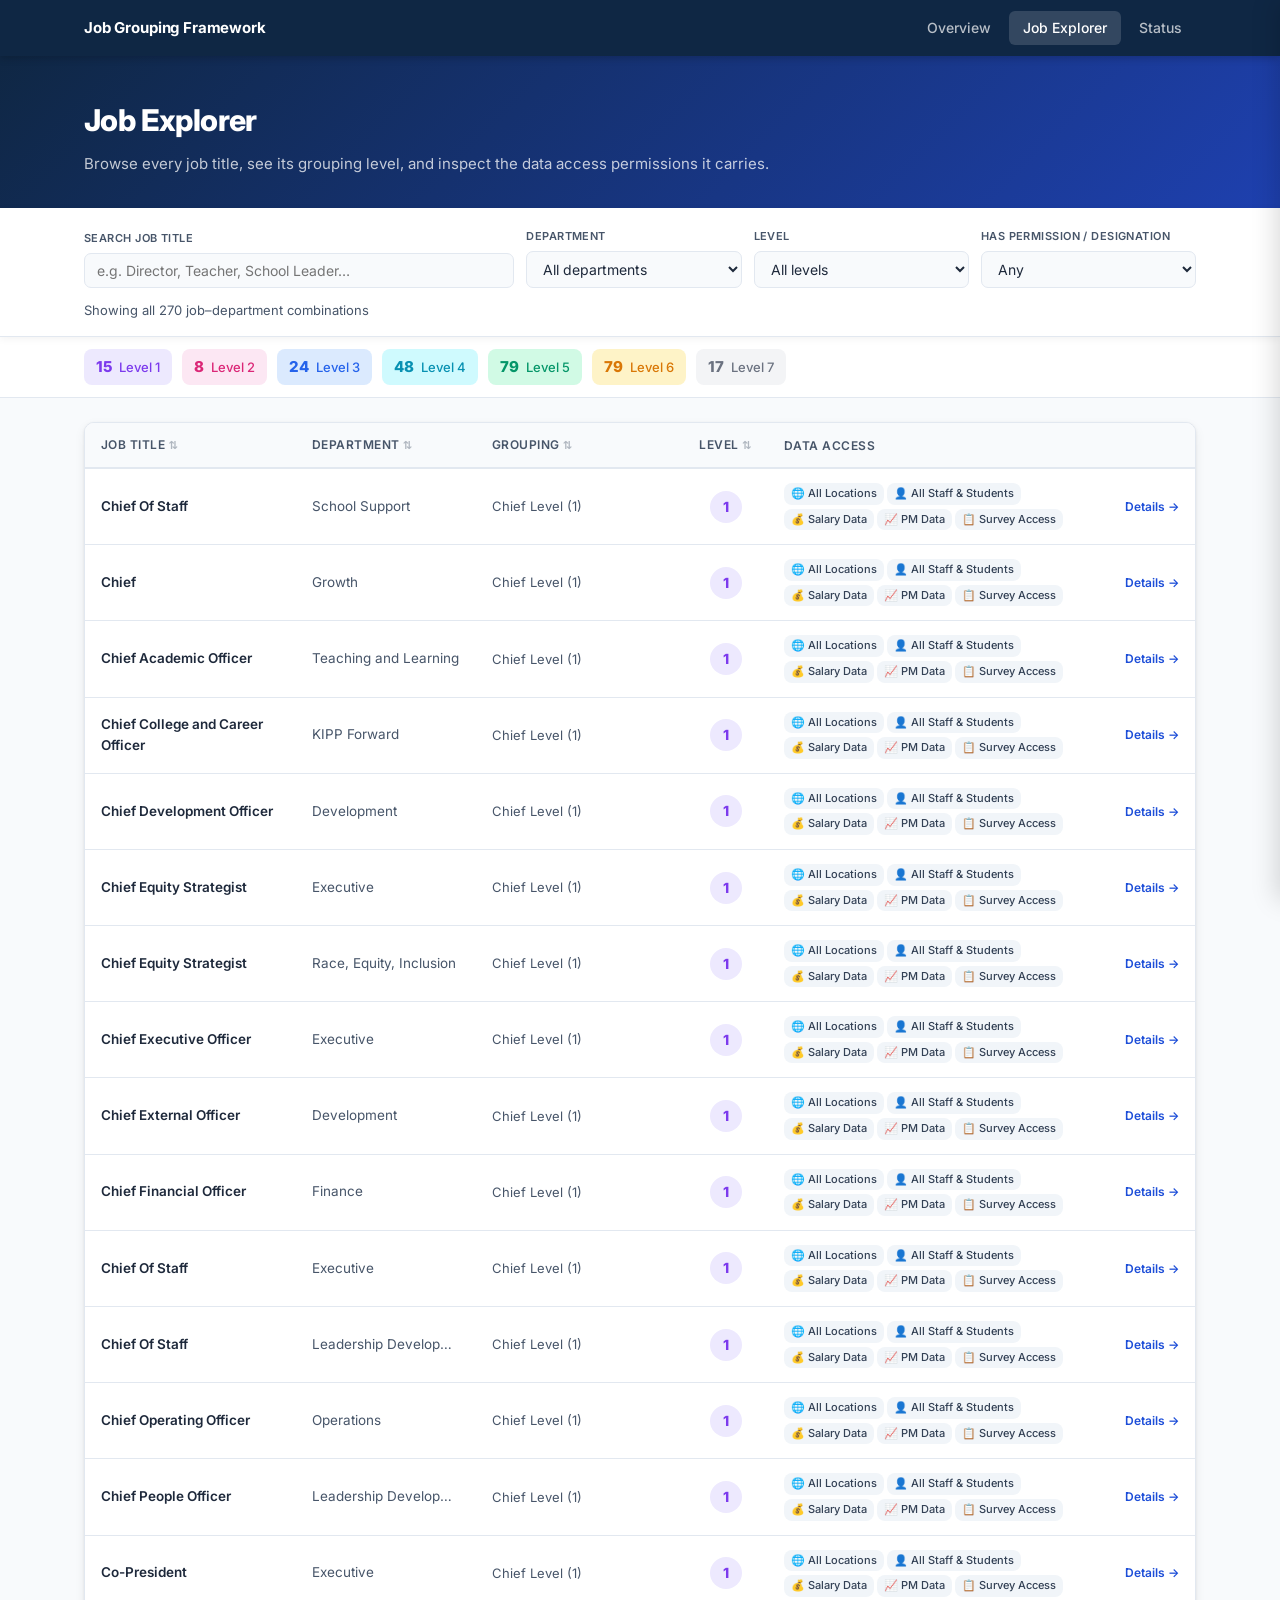
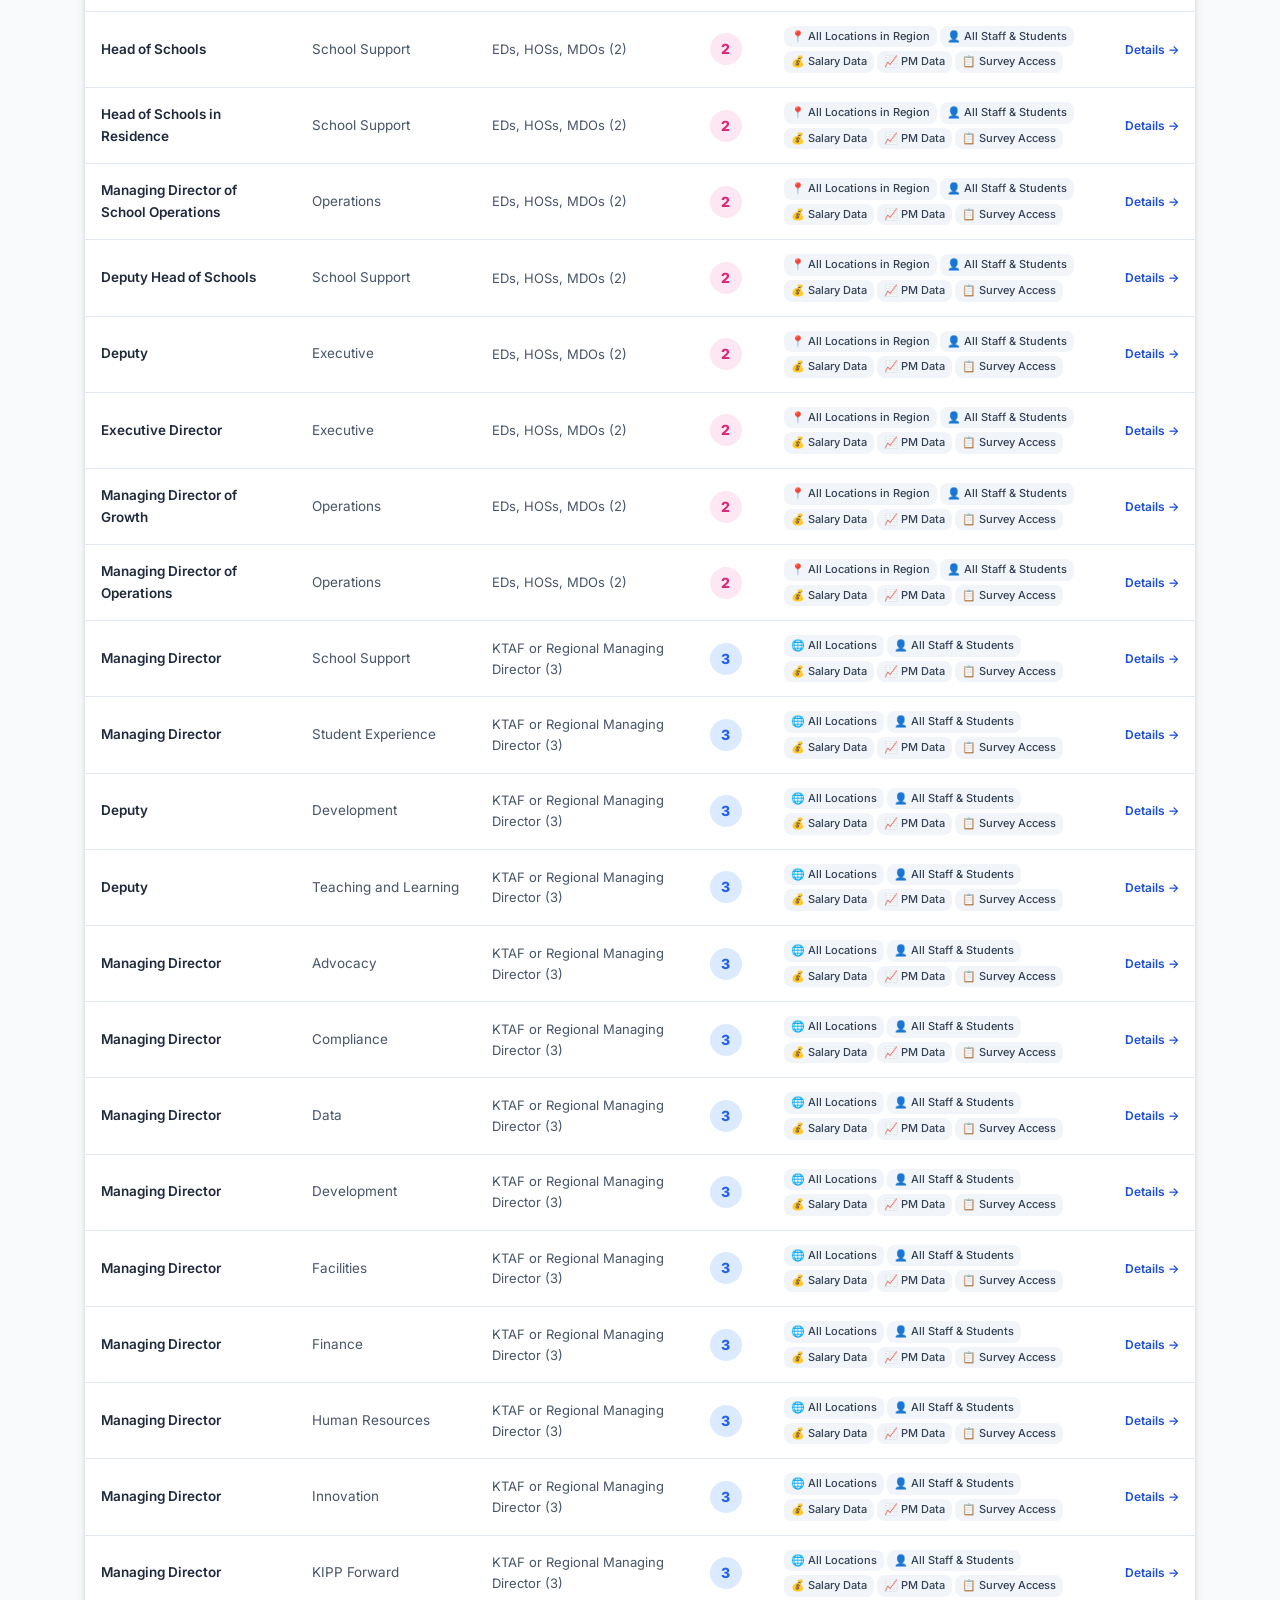
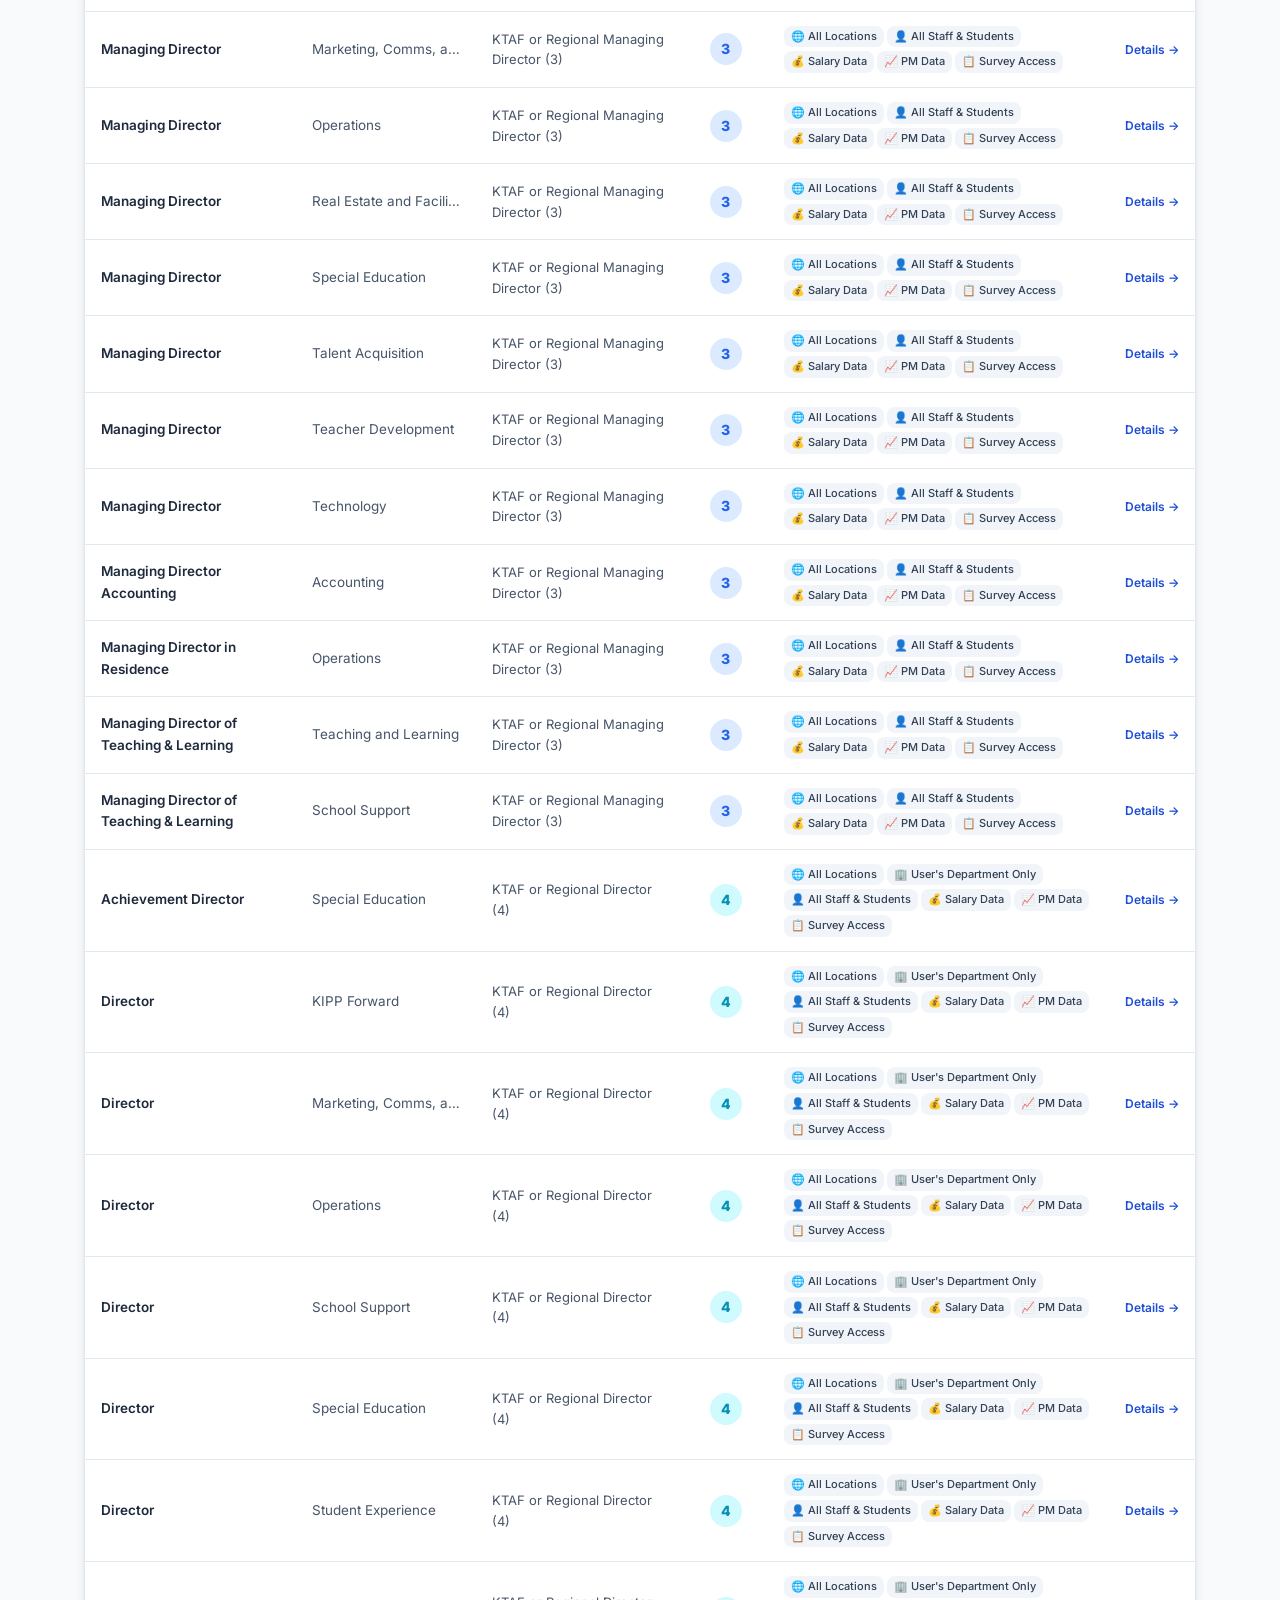
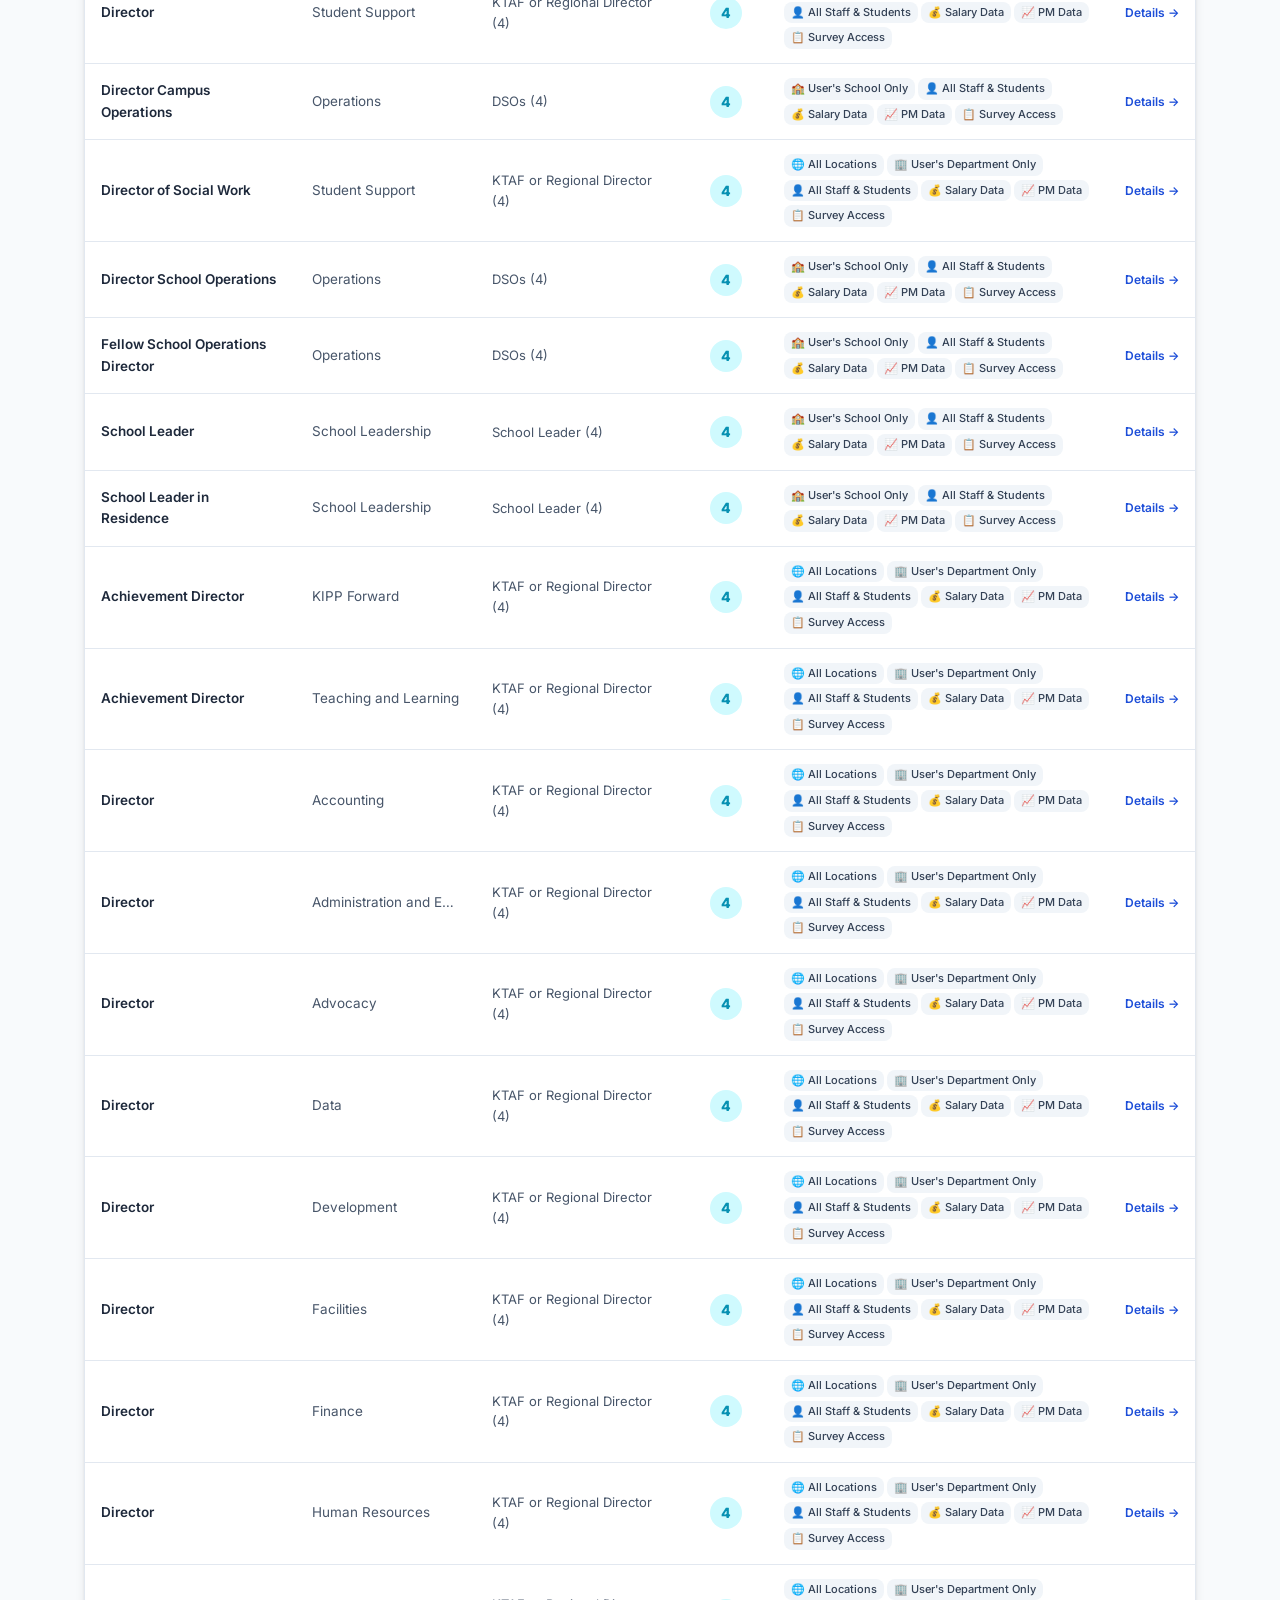
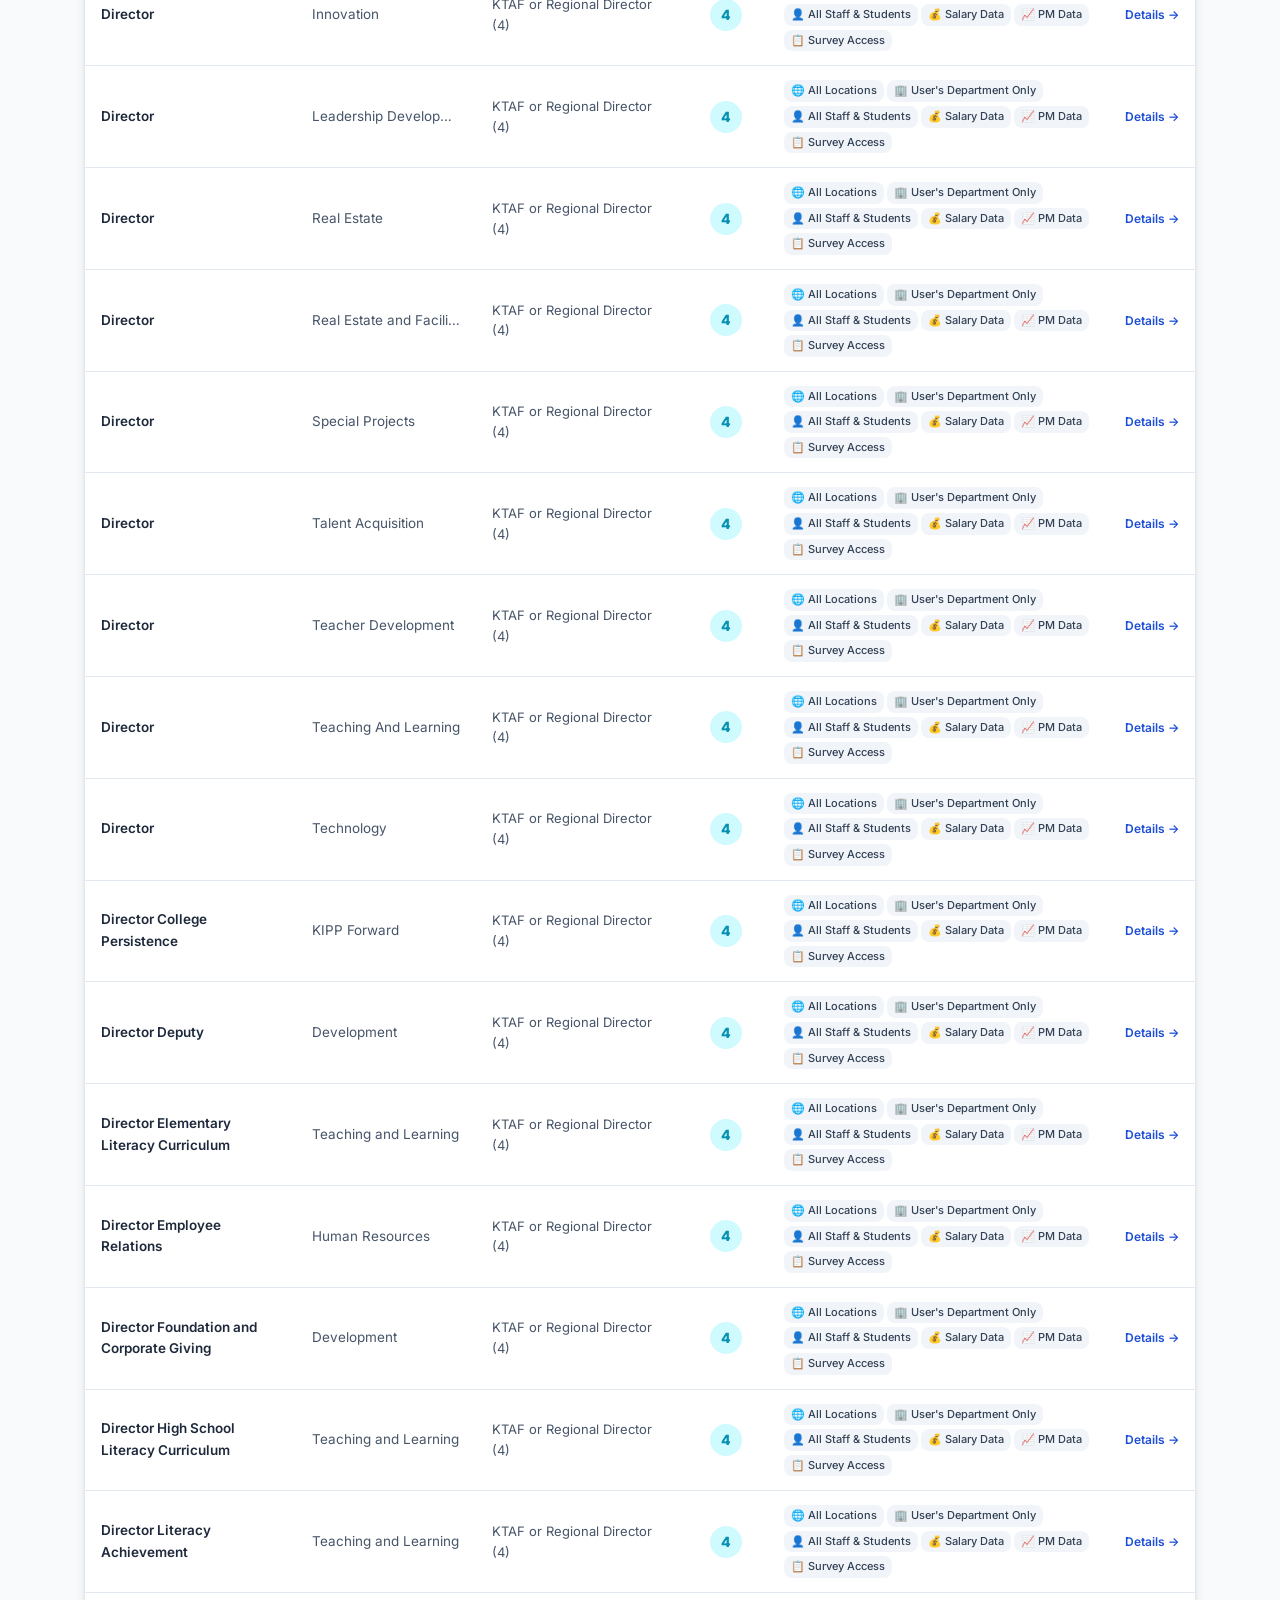
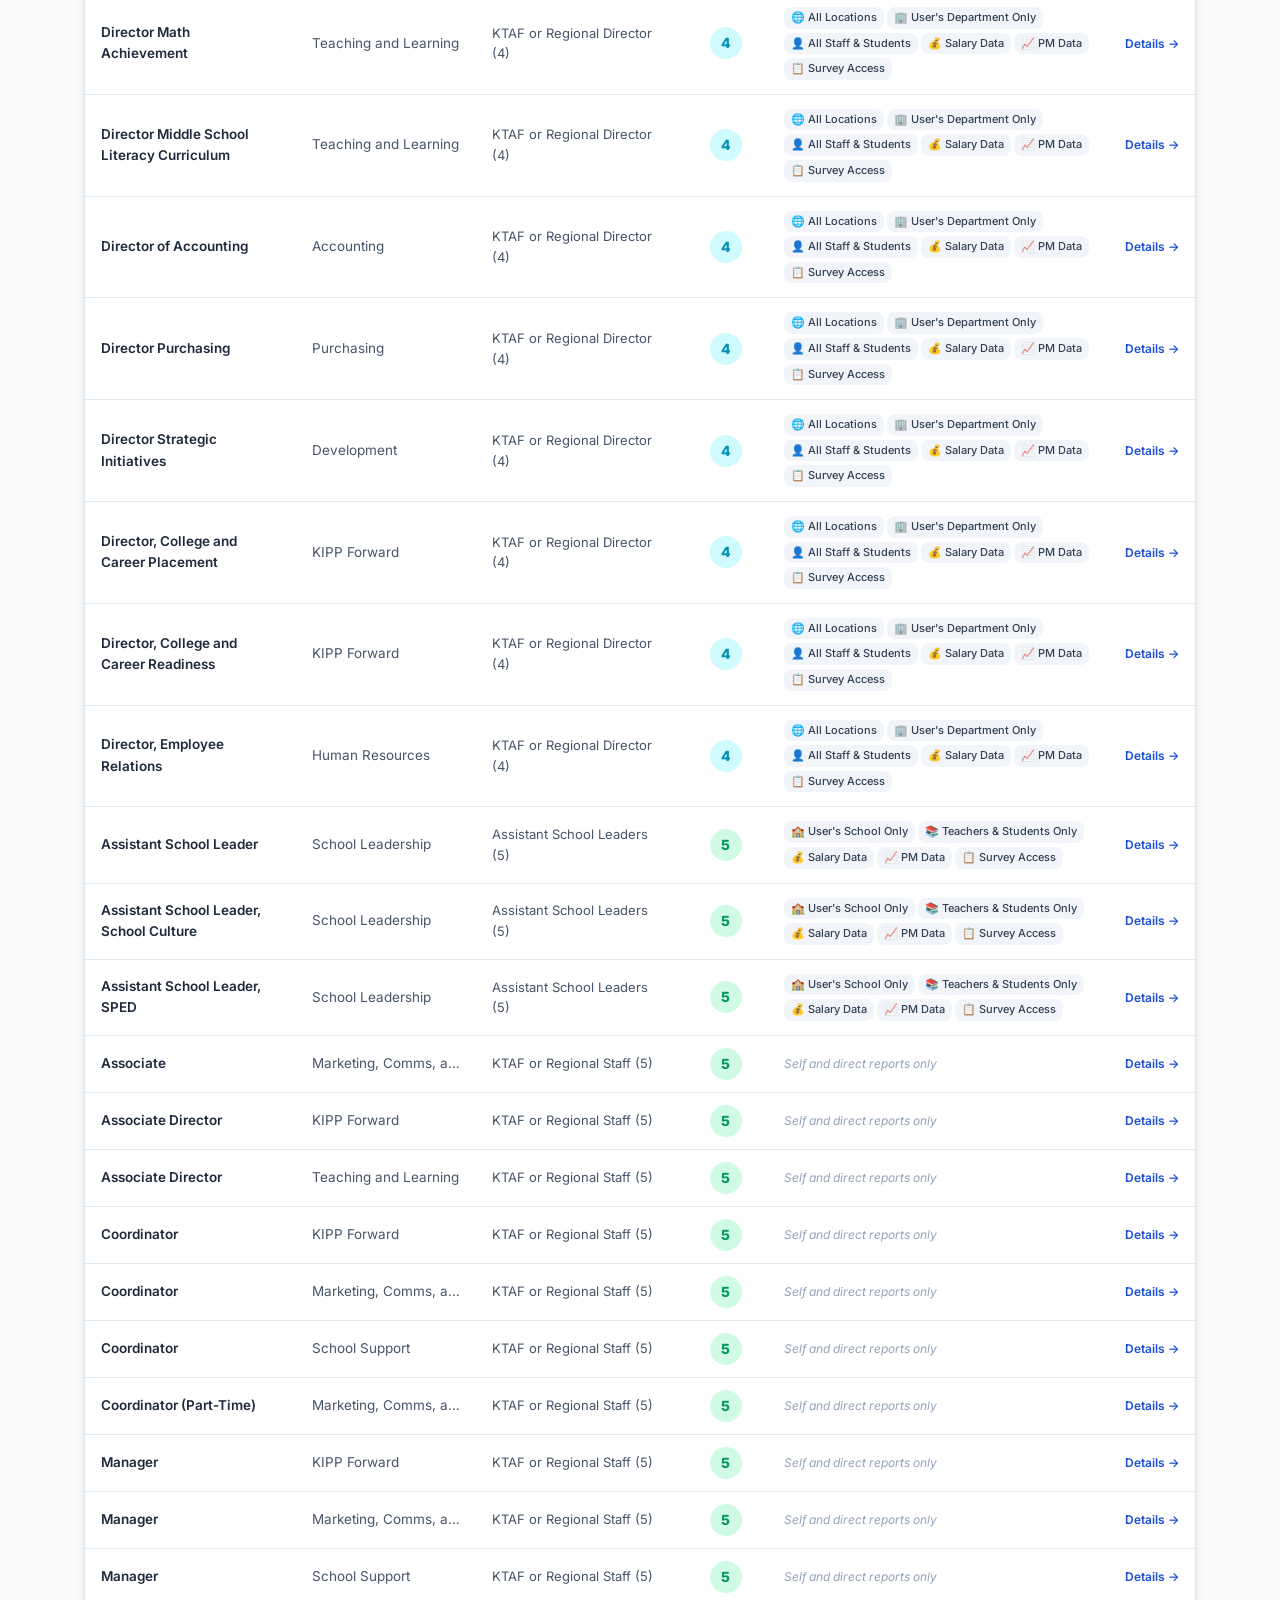
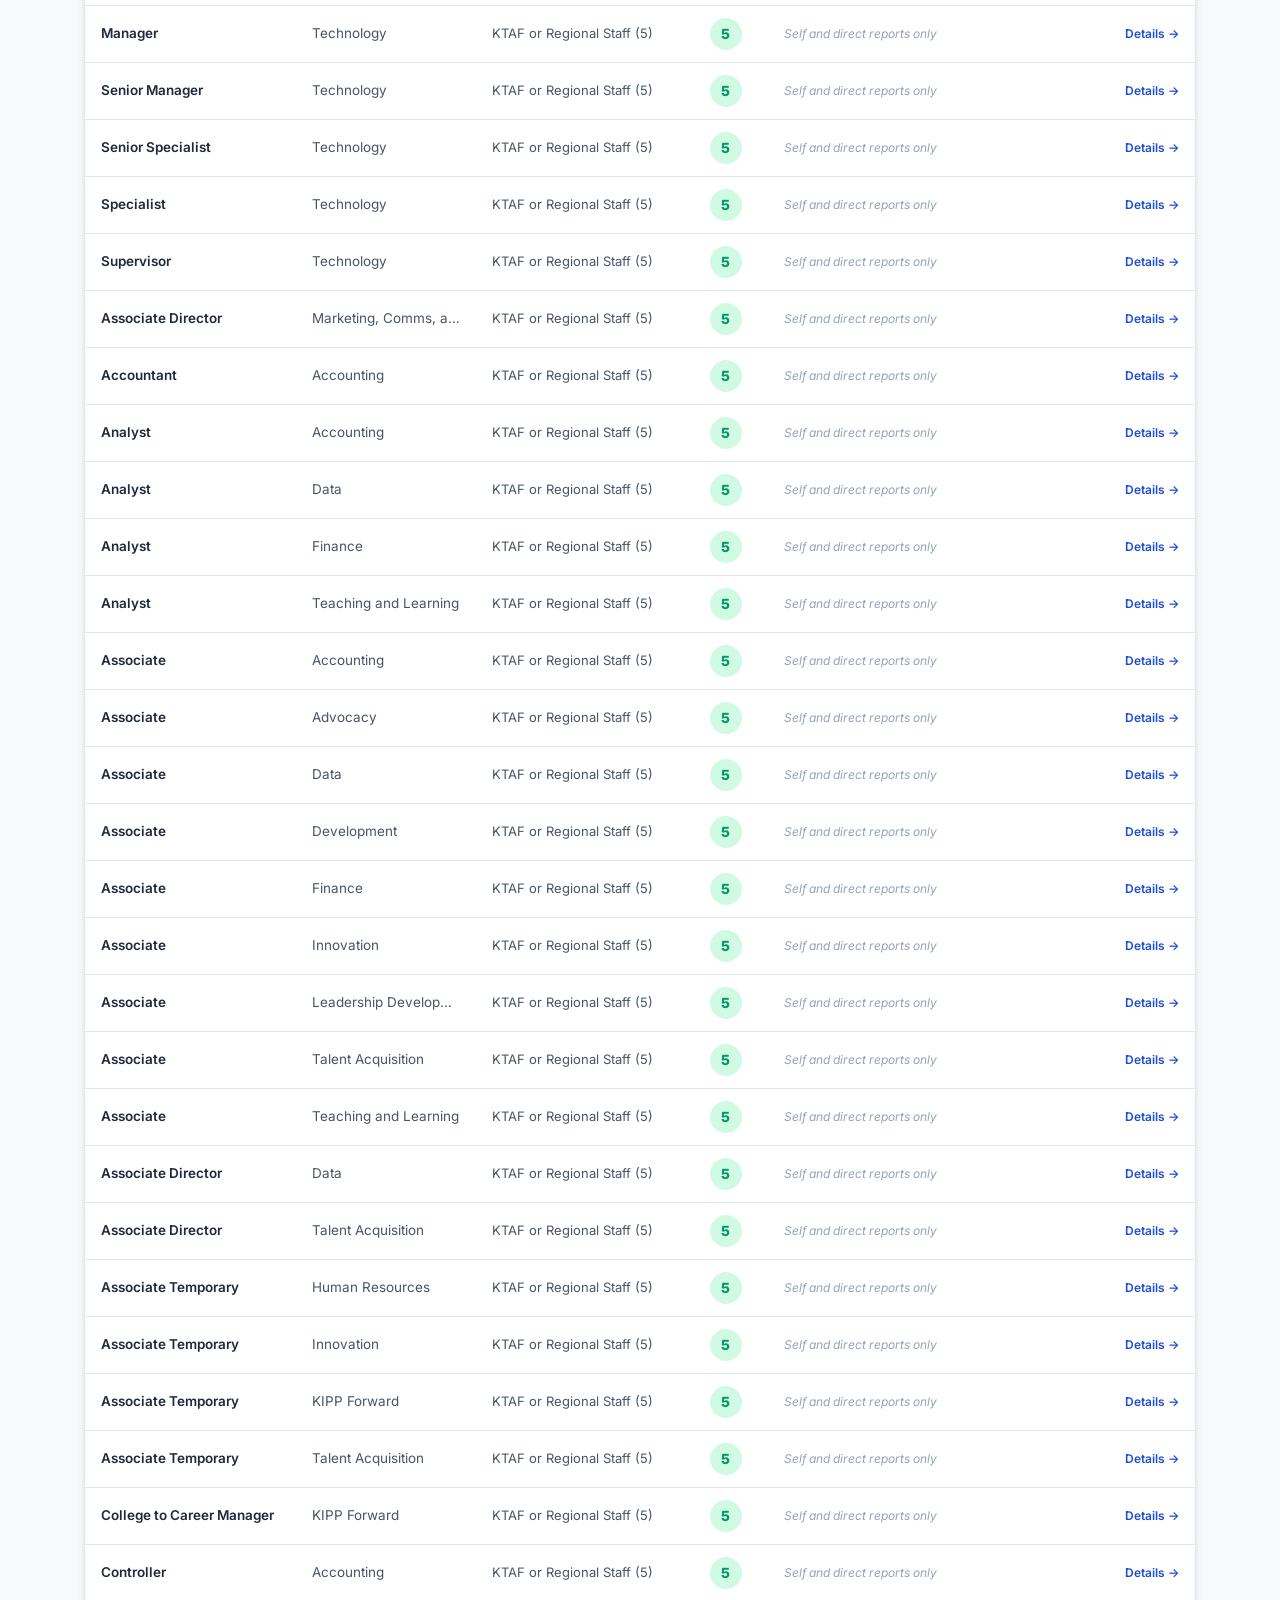
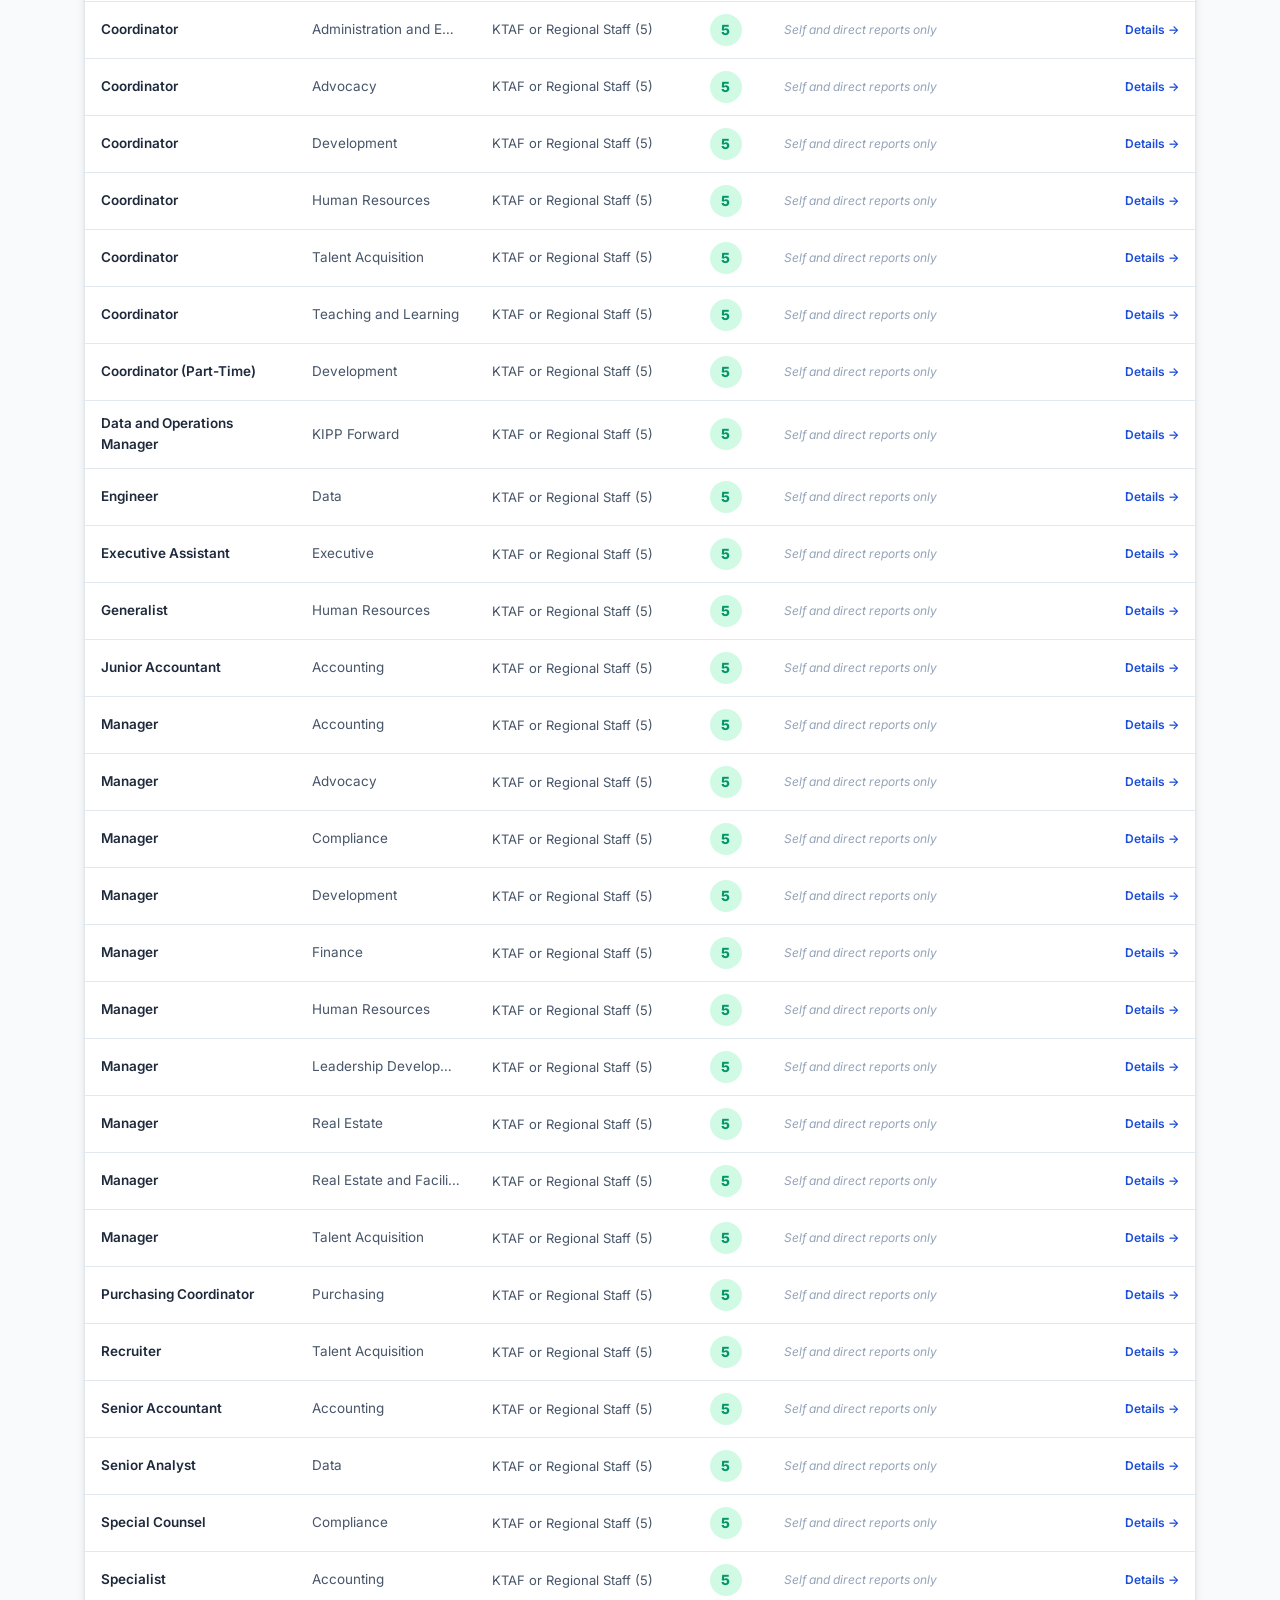
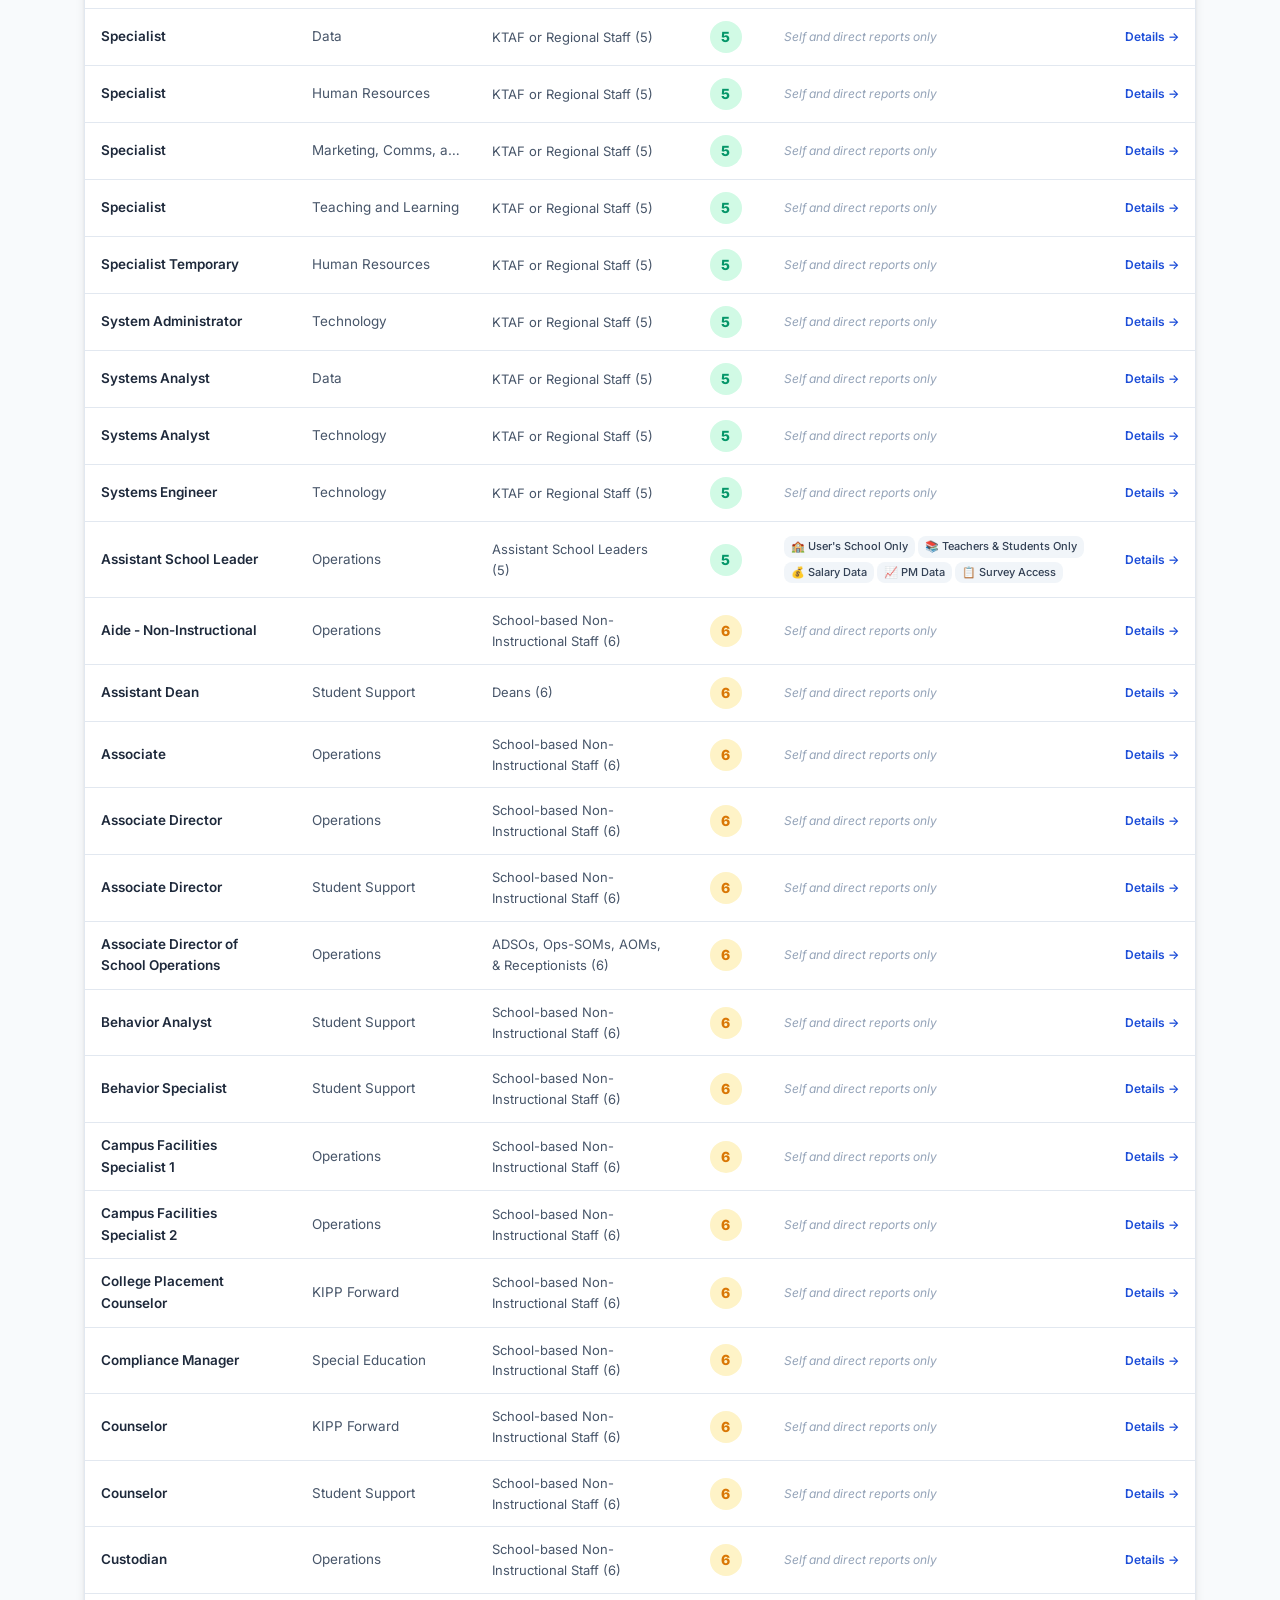
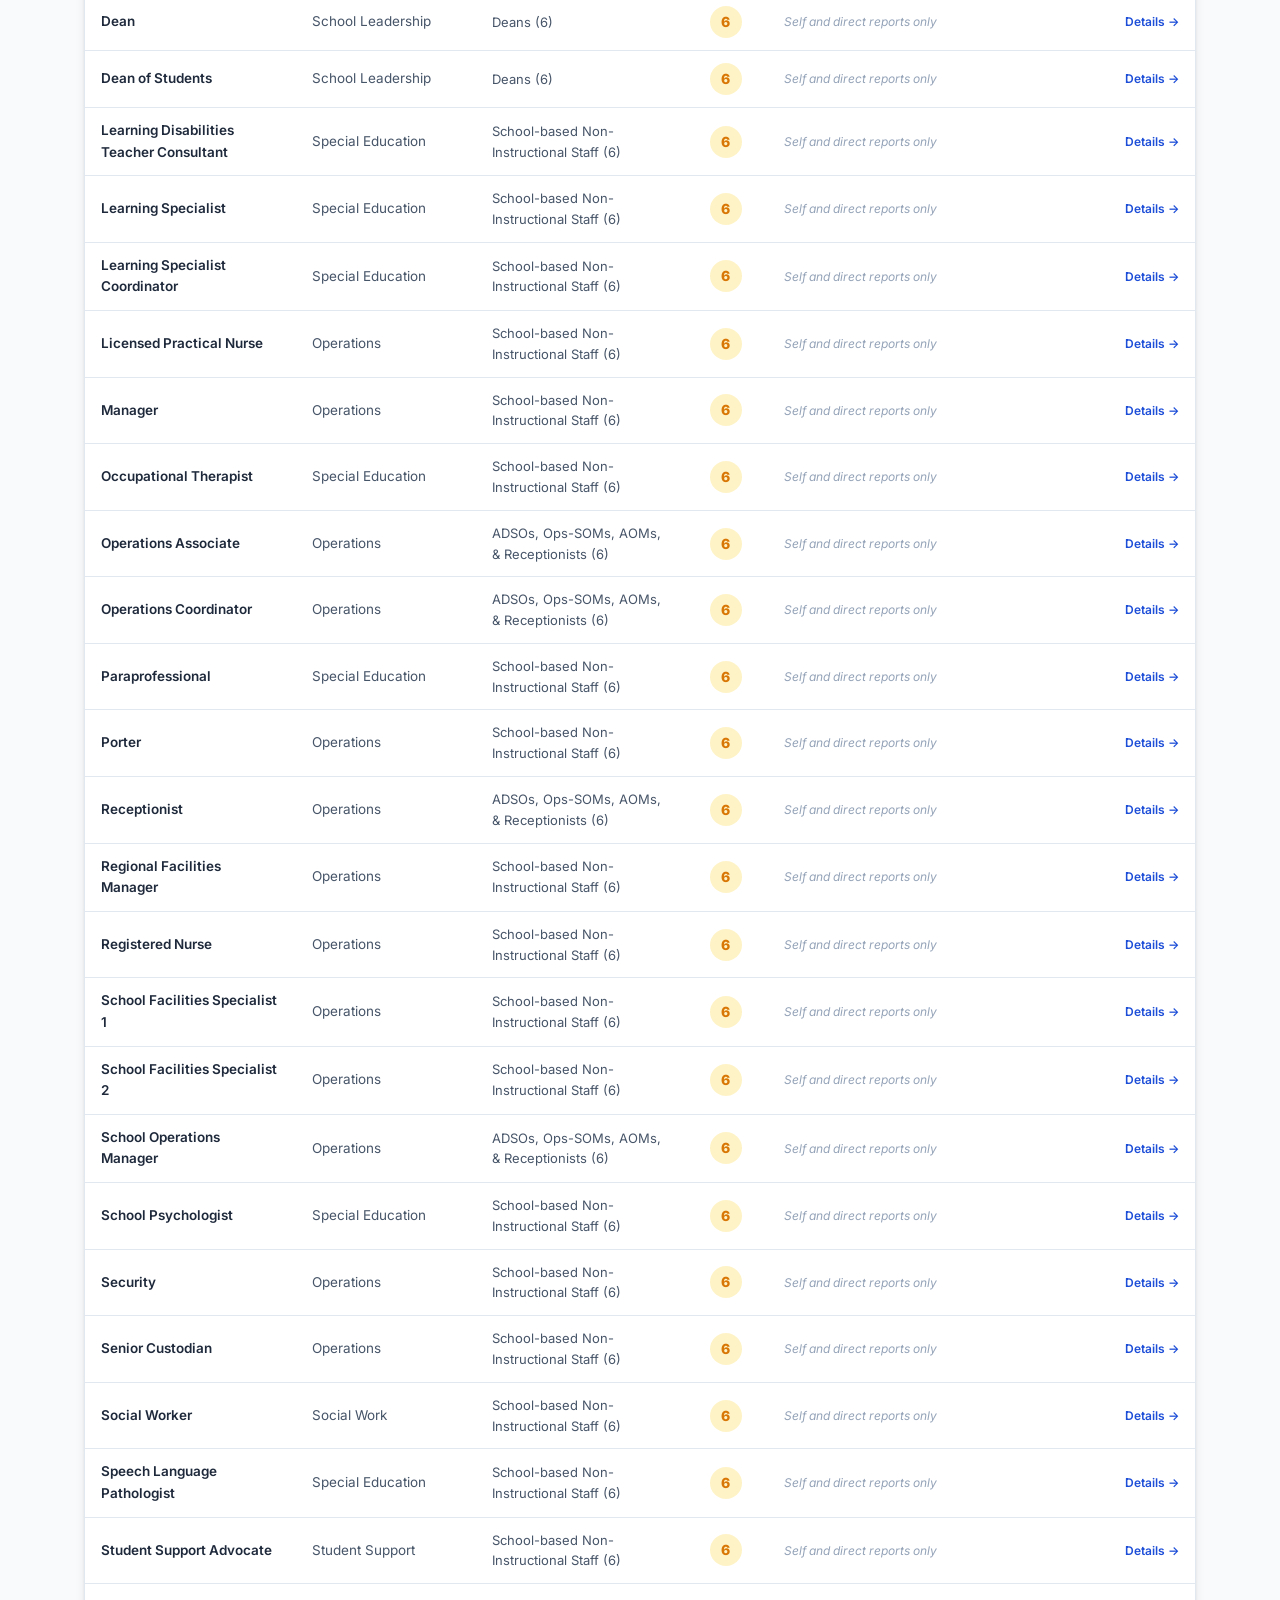
<file: website/explorer.html>
<!DOCTYPE html>
<html lang="en">
<head>
  <meta charset="UTF-8" />
  <meta name="viewport" content="width=device-width, initial-scale=1.0" />
  <title>Job Explorer · Job Grouping Framework</title>
  <link rel="preconnect" href="https://fonts.googleapis.com" />
  <link rel="preconnect" href="https://fonts.gstatic.com" crossorigin />
  <link href="https://fonts.googleapis.com/css2?family=Inter:wght@400;500;600;700;800&display=swap" rel="stylesheet" />
  <link rel="stylesheet" href="styles.css" />
</head>
<body>

<!-- ── Navigation ─────────────────────────────────────────────────────────── -->
<nav class="nav">
  <div class="nav-inner">
    <span class="nav-brand">Job Grouping Framework</span>
    <div class="nav-links">
      <a href="index.html" class="nav-link">Overview</a>
      <a href="explorer.html" class="nav-link active">Job Explorer</a>
      <a href="status.html" class="nav-link">Status</a>
    </div>
  </div>
</nav>

<!-- ── Explorer header ────────────────────────────────────────────────────── -->
<div class="explorer-header">
  <div class="container">
    <h1>Job Explorer</h1>
    <p>Browse every job title, see its grouping level, and inspect the data access permissions it carries.</p>
  </div>
</div>

<!-- ── Controls ───────────────────────────────────────────────────────────── -->
<div class="explorer-controls">
  <div class="container">
    <div class="controls-row">
      <div class="control-group" style="flex:2;">
        <label class="control-label" for="search">Search job title</label>
        <input id="search" type="text" class="control-input" placeholder="e.g. Director, Teacher, School Leader…" />
      </div>
      <div class="control-group">
        <label class="control-label" for="filter-dept">Department</label>
        <select id="filter-dept" class="control-input">
          <option value="">All departments</option>
        </select>
      </div>
      <div class="control-group">
        <label class="control-label" for="filter-level">Level</label>
        <select id="filter-level" class="control-input">
          <option value="">All levels</option>
          <option value="1">Level 1 · Chief</option>
          <option value="2">Level 2 · EDs / HOSs / MDOs</option>
          <option value="3">Level 3 · KTAF Managing Director</option>
          <option value="4">Level 4 · Director / School Leader</option>
          <option value="5">Level 5 · ASL / KTAF Staff</option>
          <option value="6">Level 6 · School-Based Staff</option>
          <option value="7">Level 7 · Intern / Temp</option>
        </select>
      </div>
      <div class="control-group">
        <label class="control-label" for="filter-perm">Has permission / designation</label>
        <select id="filter-perm" class="control-input">
          <option value="">Any</option>
          <optgroup label="Data Access">
            <option value="Salary">Salary access</option>
            <option value="PM Data">PM Data access</option>
            <option value="Survey Access">Survey access</option>
            <option value="All Locations">All Locations</option>
            <option value="All Locations in Region">All Locations in Region</option>
            <option value="User's School Only">User's School Only</option>
            <option value="All Staff/Students">All Staff/Students</option>
            <option value="Teachers &amp; Students Only">Teachers &amp; Students Only</option>
          </optgroup>
          <optgroup label="Special Team Designations">
            <option value="Data Team">Data Team</option>
            <option value="HR Team">HR Team</option>
            <option value="Finance, Accounting, and Compliance Team">Finance / Accounting / Compliance</option>
            <option value="CEO">CEO</option>
          </optgroup>
        </select>
      </div>
    </div>
    <div id="result-count" class="result-count">Loading…</div>
  </div>
</div>

<!-- ── Stats bar ──────────────────────────────────────────────────────────── -->
<div class="stats-bar" id="stats-bar">
  <div class="container">
    <div class="stats-row" id="stats-row"><!-- populated by JS --></div>
  </div>
</div>

<!-- ── Main table ─────────────────────────────────────────────────────────── -->
<div class="explorer-body">
  <div class="container">
    <div class="table-wrap">
      <table class="jobs-table" id="jobs-table">
        <thead>
          <tr>
            <th data-sort="title">Job Title <span class="sort-icon">⇅</span></th>
            <th data-sort="dept">Department <span class="sort-icon">⇅</span></th>
            <th data-sort="grouping">Grouping <span class="sort-icon">⇅</span></th>
            <th data-sort="level">Level <span class="sort-icon">⇅</span></th>
            <th>Data Access</th>
            <th></th>
          </tr>
        </thead>
        <tbody id="table-body">
        </tbody>
      </table>
      <div id="no-results" class="no-results" style="display:none;">
        No jobs match your filters.
      </div>
    </div>
  </div>
</div>

<!-- ── Detail drawer ──────────────────────────────────────────────────────── -->
<div id="drawer-overlay" class="drawer-overlay" onclick="closeDrawer()"></div>
<aside id="detail-drawer" class="detail-drawer">
  <div class="drawer-header">
    <div>
      <div id="drawer-title" class="drawer-title"></div>
      <div id="drawer-dept" class="drawer-dept"></div>
    </div>
    <button class="drawer-close" onclick="closeDrawer()">✕</button>
  </div>
  <div class="drawer-body">
    <div id="drawer-level-badge" class="drawer-level-badge"></div>
    <div id="drawer-grouping" class="drawer-grouping"></div>

    <h3 class="drawer-section-title">Data Access Permissions</h3>
    <div id="drawer-permissions" class="drawer-permissions"></div>

    <h3 class="drawer-section-title">Special Team Designations</h3>
    <div id="drawer-special"></div>
  </div>
</aside>

<script src="data.js"></script>
<script>
// ── Constants ─────────────────────────────────────────────────────────────────

const LEVEL_META = {
  1: { label: 'Chief Level',                     color: '#7c3aed', bg: '#ede9fe' },
  2: { label: 'EDs / HOSs / MDOs',               color: '#db2777', bg: '#fce7f3' },
  3: { label: 'KTAF Managing Director',           color: '#2563eb', bg: '#dbeafe' },
  4: { label: 'Director / School Leader',         color: '#0891b2', bg: '#cffafe' },
  5: { label: 'ASL / KTAF Staff',                 color: '#059669', bg: '#d1fae5' },
  6: { label: 'School-Based Staff',               color: '#d97706', bg: '#fef3c7' },
  7: { label: 'Intern / Temp',                    color: '#6b7280', bg: '#f3f4f6' },
};

// Permission display names and icons
const PERM_META = {
  'Peers or Above':                        { icon: '🔑', label: 'Peers or Above',              cat: 'visibility' },
  'All Locations':                          { icon: '🌐', label: 'All Locations',                cat: 'location' },
  "User's Department Only":                { icon: '🏢', label: "User's Department Only",       cat: 'location' },
  'All Schools':                            { icon: '🏫', label: 'All Schools',                  cat: 'location' },
  'All Locations in Region':               { icon: '📍', label: 'All Locations in Region',      cat: 'location' },
  "User's School Only":                    { icon: '🏫', label: "User's School Only",           cat: 'location' },
  'All Staff/Students':                    { icon: '👤', label: 'All Staff & Students',          cat: 'users' },
  'Teachers & Students Only':              { icon: '📚', label: 'Teachers & Students Only',     cat: 'users' },
  'Survey Access':                         { icon: '📋', label: 'Survey Access',                cat: 'column' },
  'Salary':                                { icon: '💰', label: 'Salary Data',                  cat: 'column' },
  'PM Data':                               { icon: '📈', label: 'PM Data',                      cat: 'column' },
  'Data Team':                             { icon: '📊', label: 'Data Team',                    cat: 'special' },
  'CEO':                                   { icon: '👤', label: 'CEO',                          cat: 'special' },
  'HR Team':                               { icon: '🧑‍💼', label: 'HR Team',                     cat: 'special' },
  'Finance, Accounting, and Compliance Team': { icon: '💰', label: 'Finance / Accounting / Compliance', cat: 'special' },
};

const PERM_SUMMARY_COLS = [
  'All Locations', 'All Locations in Region', "User's School Only", "User's Department Only",
  'All Staff/Students', 'Teachers & Students Only',
  'Salary', 'PM Data', 'Survey Access',
];

// ── State ─────────────────────────────────────────────────────────────────────

// Exclude Additional Work Assignment entries — these are temporary duty slots,
// not standing roles, and clutter the job explorer.
const DISPLAY_DATA = JOB_DATA.filter(d => d.dept.toLowerCase() !== 'additional work assignment');

let filteredData = [...DISPLAY_DATA];
let sortKey = 'level';
let sortDir = 1;

// ── Init ──────────────────────────────────────────────────────────────────────

function init() {
  populateDeptFilter();
  renderStats();
  applyFilters();

  document.getElementById('search').addEventListener('input', applyFilters);
  document.getElementById('filter-dept').addEventListener('change', applyFilters);
  document.getElementById('filter-level').addEventListener('change', applyFilters);
  document.getElementById('filter-perm').addEventListener('change', applyFilters);

  document.querySelectorAll('th[data-sort]').forEach(th => {
    th.addEventListener('click', () => {
      const key = th.dataset.sort;
      if (sortKey === key) sortDir *= -1;
      else { sortKey = key; sortDir = 1; }
      renderTable();
    });
  });
}

function populateDeptFilter() {
  const depts = [...new Set(DISPLAY_DATA.map(d => d.dept))].sort();
  const sel = document.getElementById('filter-dept');
  depts.forEach(d => {
    const opt = document.createElement('option');
    opt.value = d; opt.textContent = d;
    sel.appendChild(opt);
  });
}

// ── Filtering & sorting ───────────────────────────────────────────────────────

function applyFilters() {
  const q      = document.getElementById('search').value.toLowerCase().trim();
  const dept   = document.getElementById('filter-dept').value;
  const level  = document.getElementById('filter-level').value;
  const perm   = document.getElementById('filter-perm').value;

  filteredData = DISPLAY_DATA.filter(d => {
    if (q && !d.title.toLowerCase().includes(q) && !d.dept.toLowerCase().includes(q) && !d.grouping.toLowerCase().includes(q)) return false;
    if (dept && d.dept !== dept) return false;
    if (level && d.level !== parseInt(level)) return false;
    if (perm && !d.permissions[perm]) return false;
    return true;
  });

  renderTable();
  updateResultCount();
}

function updateResultCount() {
  const el = document.getElementById('result-count');
  el.textContent = filteredData.length === DISPLAY_DATA.length
    ? `Showing all ${DISPLAY_DATA.length} job–department combinations`
    : `Showing ${filteredData.length} of ${DISPLAY_DATA.length} job–department combinations`;
}

// ── Stats bar ─────────────────────────────────────────────────────────────────

function renderStats() {
  const counts = {};
  DISPLAY_DATA.forEach(d => { counts[d.level] = (counts[d.level] || 0) + 1; });
  const row = document.getElementById('stats-row');
  row.innerHTML = Object.entries(LEVEL_META).map(([lvl, meta]) =>
    `<div class="stat-chip" style="--chip-color:${meta.color}; --chip-bg:${meta.bg};">
       <span class="stat-num">${counts[lvl] || 0}</span>
       <span class="stat-label">Level ${lvl}</span>
     </div>`
  ).join('');
}

// ── Table rendering ───────────────────────────────────────────────────────────

function renderTable() {
  const sorted = [...filteredData].sort((a, b) => {
    let av = a[sortKey] ?? '', bv = b[sortKey] ?? '';
    if (typeof av === 'string') av = av.toLowerCase();
    if (typeof bv === 'string') bv = bv.toLowerCase();
    return av < bv ? -sortDir : av > bv ? sortDir : 0;
  });

  const tbody = document.getElementById('table-body');
  const noRes = document.getElementById('no-results');

  if (sorted.length === 0) {
    tbody.innerHTML = '';
    noRes.style.display = '';
    return;
  }
  noRes.style.display = 'none';

  tbody.innerHTML = sorted.map((d, i) => {
    const meta = LEVEL_META[d.level] || { color: '#999', bg: '#eee', label: 'Unknown' };
    const accessSummary = buildAccessSummary(d.permissions);
    return `
      <tr onclick="openDrawer(${DISPLAY_DATA.indexOf(d)})" class="table-row" tabindex="0">
        <td class="td-title">${esc(d.title)}</td>
        <td class="td-dept">${esc(d.dept)}</td>
        <td class="td-grouping">${esc(d.grouping)}</td>
        <td class="td-level">
          <span class="level-pill" style="background:${meta.bg}; color:${meta.color};">
            ${d.level}
          </span>
        </td>
        <td class="td-access">${accessSummary}</td>
        <td class="td-detail"><span class="detail-link">Details →</span></td>
      </tr>`;
  }).join('');
}

function buildAccessSummary(perms) {
  const chips = PERM_SUMMARY_COLS
    .filter(col => perms[col])
    .map(col => {
      const m = PERM_META[col] || {};
      return `<span class="access-mini-chip">${m.icon || ''} ${m.label || col}</span>`;
    });
  return chips.length
    ? chips.join('')
    : '<span class="access-mini-none">Self and direct reports only</span>';
}

// ── Detail drawer ─────────────────────────────────────────────────────────────

function openDrawer(idx) {
  const d = DISPLAY_DATA[idx];
  const meta = LEVEL_META[d.level] || { color: '#999', bg: '#eee', label: 'Unknown' };

  document.getElementById('drawer-title').textContent = d.title;
  document.getElementById('drawer-dept').textContent = d.dept;

  const badge = document.getElementById('drawer-level-badge');
  badge.textContent = `Level ${d.level} · ${meta.label}`;
  badge.style.background = meta.bg;
  badge.style.color = meta.color;

  document.getElementById('drawer-grouping').innerHTML =
    `<span class="drawer-grouping-label">Grouping:</span> ${esc(d.grouping)}`;

  // Build permissions list grouped by category
  const cats = { location: [], users: [], column: [], special: [], row: [] };
  const catLabels = {
    location: '📍 Location Scope',
    users:    '👤 User Scope',
    column:   '📊 Data Columns',
    row:      '🔢 Row Access',
    special:  '⭐ Special',
  };

  // Standard permissions (excludes 'visibility' and 'special' categories)
  const nonSpecialCols = PERMISSION_COLS.filter(c => {
    const cat = (PERM_META[c] || {}).cat;
    return cat !== 'special' && cat !== 'visibility';
  });

  let html = '';

  // ── Peers or Above: always rendered first, with level-aware explanation ──
  const peersGranted = d.permissions['Peers or Above'];
  if (peersGranted) {
    html += `<div class="perm-group perm-group-peers-granted">
      <div class="perm-group-title">🔑 Row Visibility</div>
      <div class="perm-row granted peers-granted-row">
        <span class="perm-icon">✓</span>
        <div>
          <span class="perm-label">🔑 Peers or Above</span>
          <div class="perm-sublabel perm-sublabel-rare">
            Rarely granted · Can see records for staff at <strong>all levels</strong>, including peers and senior staff.
          </div>
        </div>
      </div>
    </div>`;
  } else {
    const below = d.level < 7 ? `Levels ${d.level + 1}–7` : 'none (highest level)';
    const blocked = d.level > 1 ? `Levels 1–${d.level} (including peers)` : 'none';
    html += `<div class="perm-group">
      <div class="perm-group-title">🔑 Row Visibility</div>
      <div class="perm-row granted">
        <span class="perm-icon">✓</span>
        <div>
          <span class="perm-label">👇 Downward visibility</span>
          <div class="perm-sublabel">Can see records for staff below this level: <strong>${below}</strong></div>
        </div>
      </div>
      <div class="perm-row denied">
        <span class="perm-icon">✗</span>
        <div>
          <span class="perm-label">🔑 Peers or Above — not granted</span>
          <div class="perm-sublabel perm-sublabel-warn">
            Cannot see: <strong>${blocked}</strong>. Requires explicit Peers or Above grant (issued to very few staff).
          </div>
        </div>
      </div>
    </div>`;
  }

  // Standard permissions (non-special)
  nonSpecialCols.forEach(col => {
    const m = PERM_META[col] || { icon: '·', label: col, cat: 'row' };
    const granted = d.permissions[col];
    if (!cats[m.cat]) cats[m.cat] = [];
    cats[m.cat].push({ col, m, granted });
  });

  ['location', 'users', 'column', 'row'].forEach(cat => {
    if (!cats[cat] || cats[cat].length === 0) return;
    html += `<div class="perm-group"><div class="perm-group-title">${catLabels[cat]}</div>`;
    cats[cat].forEach(({ col, m, granted }) => {
      html += `<div class="perm-row ${granted ? 'granted' : 'denied'}">
        <span class="perm-icon">${granted ? '✓' : '✗'}</span>
        <span class="perm-label">${m.icon} ${m.label}</span>
      </div>`;
    });
    html += `</div>`;
  });

  document.getElementById('drawer-permissions').innerHTML = html;

  // Special team designations (data-driven)
  const SPECIAL_META = {
    'Data Team':                              { icon: '📊', desc: 'Can see all data across the organization' },
    'CEO':                                    { icon: '👤', desc: 'Can see all data — executive-level access' },
    'HR Team':                                { icon: '🧑‍💼', desc: 'Can see all staff records org-wide' },
    'Finance, Accounting, and Compliance Team': { icon: '💰', desc: 'Can see all financial and compliance data' },
  };
  const specialOrder = ['Data Team', 'HR Team', 'Finance, Accounting, and Compliance Team', 'CEO'];
  const anyGranted = specialOrder.some(k => d.permissions[k]);

  let specialHtml = `<div class="drawer-special-note">
    Designations reflect the default for this role's department.
    They may be granted or revoked per-individual by an admin during onboarding or role changes.
  </div>
  <div class="special-desig-grid">`;

  specialOrder.forEach(key => {
    const granted = d.permissions[key];
    const sm = SPECIAL_META[key] || { icon: '·', desc: '' };
    specialHtml += `
    <div class="special-desig-item ${granted ? 'special-desig-granted' : 'special-desig-denied'}">
      <span class="special-desig-icon">${sm.icon}</span>
      <div>
        <div class="special-desig-name">${esc(key)}</div>
        <div class="special-desig-status">${granted
          ? `<span class="special-desig-yes">✓ Designated for this role</span>`
          : `<span class="special-desig-no">Not this role's default</span>`
        }</div>
        <div class="special-desig-desc">${sm.desc}</div>
      </div>
    </div>`;
  });

  specialHtml += `</div>`;
  document.getElementById('drawer-special').innerHTML = specialHtml;

  document.getElementById('detail-drawer').classList.add('open');
  document.getElementById('drawer-overlay').classList.add('open');
}

function closeDrawer() {
  document.getElementById('detail-drawer').classList.remove('open');
  document.getElementById('drawer-overlay').classList.remove('open');
}

document.addEventListener('keydown', e => { if (e.key === 'Escape') closeDrawer(); });

// ── Utilities ─────────────────────────────────────────────────────────────────

function esc(str) {
  return String(str)
    .replace(/&/g, '&amp;').replace(/</g, '&lt;').replace(/>/g, '&gt;')
    .replace(/"/g, '&quot;');
}

// ── Boot ──────────────────────────────────────────────────────────────────────

init();
</script>

</body>
</html>
</file>
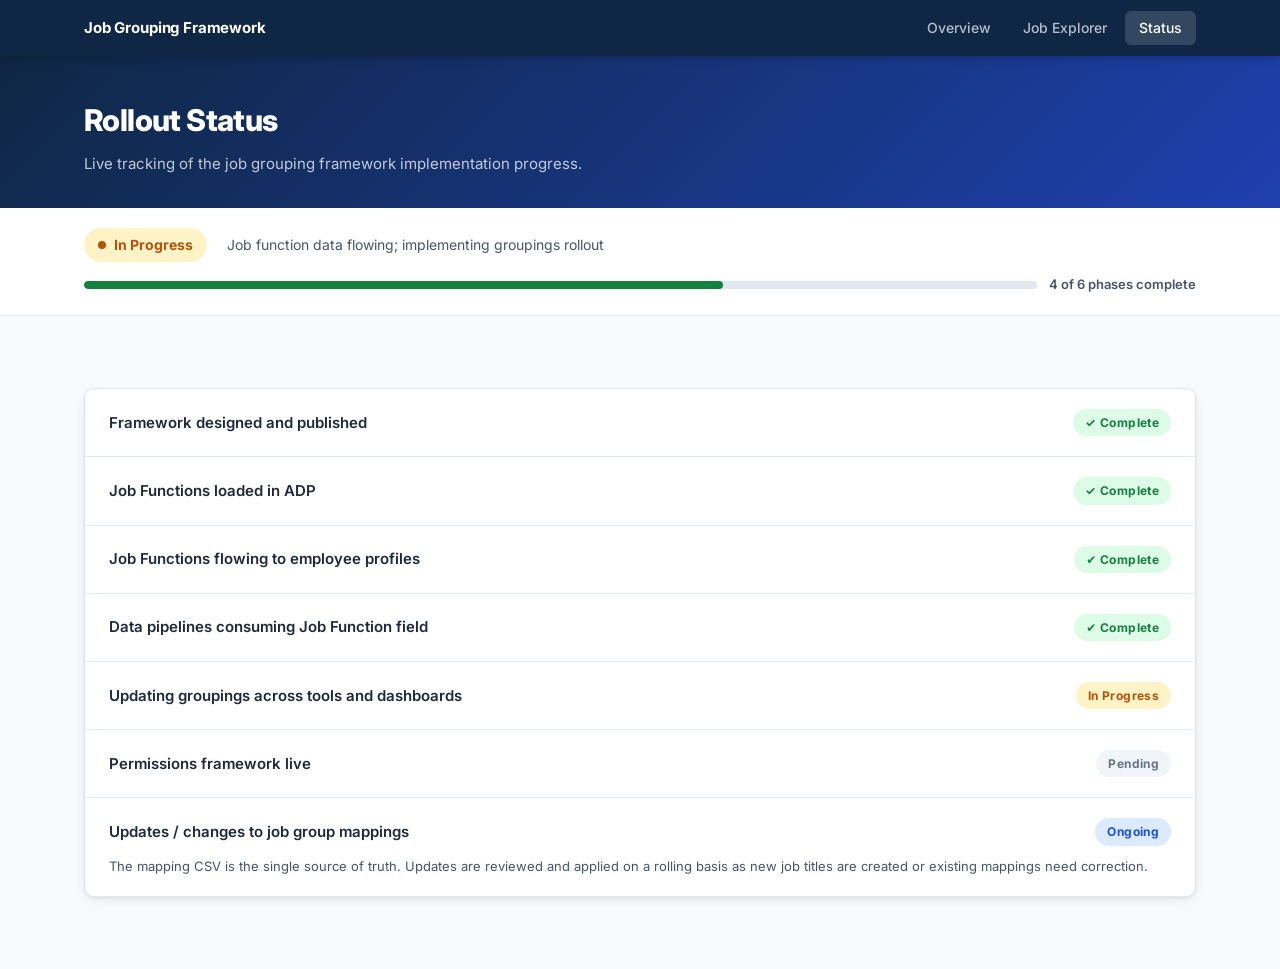
<file: website/status.html>
﻿<!DOCTYPE html>
<html lang="en">
<head>
  <meta charset="UTF-8" />
  <meta name="viewport" content="width=device-width, initial-scale=1.0" />
  <title>Rollout Status · Job Grouping Framework</title>
  <link rel="preconnect" href="https://fonts.googleapis.com" />
  <link rel="preconnect" href="https://fonts.gstatic.com" crossorigin />
  <link href="https://fonts.googleapis.com/css2?family=Inter:wght@400;500;600;700;800&display=swap" rel="stylesheet" />
  <link rel="stylesheet" href="styles.css" />
</head>
<body>

<!-- ── Navigation ─────────────────────────────────────────────────────────── -->
<nav class="nav">
  <div class="nav-inner">
    <span class="nav-brand">Job Grouping Framework</span>
    <div class="nav-links">
      <a href="index.html" class="nav-link">Overview</a>
      <a href="explorer.html" class="nav-link">Job Explorer</a>
      <a href="status.html" class="nav-link active">Status</a>
    </div>
  </div>
</nav>

<!-- ── Page header ────────────────────────────────────────────────────────── -->
<div class="explorer-header">
  <div class="container">
    <h1>Rollout Status</h1>
    <p>Live tracking of the job grouping framework implementation progress.</p>
  </div>
</div>

<!-- ── Summary bar ────────────────────────────────────────────────────────── -->
<div class="status-summary-bar">
  <div class="container">
    <div class="status-summary-inner">
      <div class="status-indicator status-indicator--blocked">
        <span class="status-dot"></span>
        In Progress
      </div>
      <p class="status-summary-desc">Job function data flowing; implementing groupings rollout</p>
    </div>
    <div class="status-progress">
      <div class="status-progress-track">
        <div class="status-progress-fill" style="width: 67%;"></div>
      </div>
      <span class="status-progress-label">4 of 6 phases complete</span>
    </div>
  </div>
</div>

<!-- ── Phase tracker ──────────────────────────────────────────────────────── -->
<section class="section">
  <div class="container">
    <div class="phase-list">

      <div class="phase-item">
        <div class="phase-header">
          <span class="phase-name">Framework designed and published</span>
          <span class="phase-badge phase-badge--complete">✓ Complete</span>
        </div>
      </div>

      <div class="phase-item">
        <div class="phase-header">
          <span class="phase-name">Job Functions loaded in ADP</span>
          <span class="phase-badge phase-badge--complete">✓ Complete</span>
        </div>
      </div>

            <div class="phase-item">
        <div class="phase-header">
          <span class="phase-name">Job Functions flowing to employee profiles</span>
          <span class="phase-badge phase-badge--complete">&#x2714; Complete</span>
        </div>
      </div>

      <div class="phase-item">
        <div class="phase-header">
          <span class="phase-name">Data pipelines consuming Job Function field</span>
          <span class="phase-badge phase-badge--complete">&#x2714; Complete</span>
        </div>
      </div>

      <div class="phase-item">
        <div class="phase-header">
          <span class="phase-name">Updating groupings across tools and dashboards</span>
          <span class="phase-badge phase-badge--blocked">In Progress</span>
        </div>
      </div>

      <div class="phase-item">
        <div class="phase-header">
          <span class="phase-name">Permissions framework live</span>
          <span class="phase-badge phase-badge--pending">Pending</span>
        </div>
      </div>

      <div class="phase-item">
        <div class="phase-header">
          <span class="phase-name">Updates / changes to job group mappings</span>
          <span class="phase-badge phase-badge--ongoing">Ongoing</span>
        </div>
        <div class="phase-note">
          The mapping CSV is the single source of truth. Updates are reviewed and applied on a
          rolling basis as new job titles are created or existing mappings need correction.
        </div>
      </div>

    </div>
  </div>
</section>

</body>
</html>
</file>
<file: website/styles.css>
﻿/* ── Reset & base ─────────────────────────────────────────────────────────── */
*, *::before, *::after { box-sizing: border-box; margin: 0; padding: 0; }

:root {
  --navy:    #0f2744;
  --blue:    #1d4ed8;
  --blue-lt: #dbeafe;
  --text:    #1e293b;
  --text-2:  #475569;
  --border:  #e2e8f0;
  --bg:      #f8fafc;
  --white:   #ffffff;
  --radius:  10px;
  --shadow:  0 1px 3px rgba(0,0,0,.08), 0 4px 12px rgba(0,0,0,.06);
}

html { scroll-behavior: smooth; }

body {
  font-family: 'Inter', system-ui, sans-serif;
  color: var(--text);
  background: var(--bg);
  line-height: 1.6;
  font-size: 15px;
}

a { color: inherit; text-decoration: none; }

/* ── Layout ──────────────────────────────────────────────────────────────── */
.container {
  max-width: 1160px;
  margin: 0 auto;
  padding: 0 24px;
}

/* ── Navigation ──────────────────────────────────────────────────────────── */
.nav {
  background: var(--navy);
  position: sticky;
  top: 0;
  z-index: 100;
  box-shadow: 0 2px 8px rgba(0,0,0,.2);
}
.nav-inner {
  max-width: 1160px;
  margin: 0 auto;
  padding: 0 24px;
  height: 56px;
  display: flex;
  align-items: center;
  justify-content: space-between;
}
.nav-brand {
  color: #fff;
  font-weight: 700;
  font-size: 15px;
  letter-spacing: -.01em;
}
.nav-links { display: flex; gap: 4px; }
.nav-link {
  color: rgba(255,255,255,.7);
  font-size: 14px;
  font-weight: 500;
  padding: 6px 14px;
  border-radius: 6px;
  transition: background .15s, color .15s;
}
.nav-link:hover { background: rgba(255,255,255,.1); color: #fff; }
.nav-link.active { background: rgba(255,255,255,.15); color: #fff; }

/* ── Hero ─────────────────────────────────────────────────────────────────── */
.hero {
  background: linear-gradient(135deg, #0f2744 0%, #1e40af 60%, #1d4ed8 100%);
  color: #fff;
  padding: 80px 0 72px;
  text-align: center;
}
.hero-badge {
  display: inline-block;
  background: rgba(255,255,255,.15);
  border: 1px solid rgba(255,255,255,.25);
  color: rgba(255,255,255,.9);
  font-size: 12px;
  font-weight: 600;
  letter-spacing: .05em;
  text-transform: uppercase;
  padding: 5px 14px;
  border-radius: 20px;
  margin-bottom: 24px;
}
.hero-title {
  font-size: clamp(28px, 5vw, 48px);
  font-weight: 800;
  line-height: 1.15;
  letter-spacing: -.02em;
  margin-bottom: 20px;
}
.hero-sub {
  font-size: 17px;
  color: rgba(255,255,255,.82);
  max-width: 580px;
  margin: 0 auto 36px;
}
.hero-actions { display: flex; gap: 12px; justify-content: center; flex-wrap: wrap; }

/* ── Buttons ──────────────────────────────────────────────────────────────── */
.btn {
  display: inline-flex;
  align-items: center;
  font-size: 14px;
  font-weight: 600;
  padding: 11px 24px;
  border-radius: 8px;
  cursor: pointer;
  transition: all .15s;
  border: none;
}
.btn-primary {
  background: #fff;
  color: #1d4ed8;
  box-shadow: 0 2px 8px rgba(0,0,0,.15);
}
.btn-primary:hover { background: #f1f5f9; transform: translateY(-1px); box-shadow: 0 4px 16px rgba(0,0,0,.2); }
.btn-ghost {
  background: rgba(255,255,255,.12);
  color: rgba(255,255,255,.9);
  border: 1px solid rgba(255,255,255,.25);
}
.btn-ghost:hover { background: rgba(255,255,255,.2); }
.btn-lg { font-size: 16px; padding: 14px 32px; }

/* ── Sections ─────────────────────────────────────────────────────────────── */
.section { padding: 72px 0; }
.section-alt { background: var(--white); }

.section-header {
  text-align: center;
  margin-bottom: 48px;
}
.section-header h2 {
  font-size: clamp(22px, 3.5vw, 34px);
  font-weight: 800;
  letter-spacing: -.02em;
  margin-bottom: 12px;
}
.section-header p {
  font-size: 16px;
  color: var(--text-2);
  max-width: 600px;
  margin: 0 auto;
}

/* ── Card grids ───────────────────────────────────────────────────────────── */
.card-grid-3 {
  display: grid;
  grid-template-columns: repeat(auto-fit, minmax(280px, 1fr));
  gap: 24px;
}
.card-grid-2 {
  display: grid;
  grid-template-columns: repeat(auto-fit, minmax(280px, 1fr));
  gap: 24px;
}

/* ── Why cards ────────────────────────────────────────────────────────────── */
.why-card {
  background: var(--white);
  border: 1px solid var(--border);
  border-radius: var(--radius);
  padding: 28px;
  box-shadow: var(--shadow);
}
.why-icon {
  width: 48px;
  height: 48px;
  border-radius: 12px;
  display: flex;
  align-items: center;
  justify-content: center;
  font-size: 22px;
  margin-bottom: 16px;
}
.why-card h3 {
  font-size: 17px;
  font-weight: 700;
  margin-bottom: 10px;
}
.why-card p {
  font-size: 14px;
  color: var(--text-2);
  margin-bottom: 16px;
}
.why-list {
  list-style: none;
  font-size: 13px;
  color: var(--text-2);
  display: flex;
  flex-direction: column;
  gap: 6px;
}
.why-list li::before { content: '→ '; color: var(--blue); font-weight: 600; }

/* ── Level cards ──────────────────────────────────────────────────────────── */
.levels-grid {
  display: grid;
  grid-template-columns: repeat(auto-fill, minmax(300px, 1fr));
  gap: 20px;
}
.level-card {
  background: var(--bg);
  border: 1px solid var(--border);
  border-left: 4px solid var(--level-color);
  border-radius: var(--radius);
  padding: 22px 24px;
  box-shadow: var(--shadow);
}
.level-badge {
  display: inline-block;
  background: var(--level-bg);
  color: var(--level-color);
  font-size: 11px;
  font-weight: 700;
  letter-spacing: .06em;
  text-transform: uppercase;
  padding: 3px 10px;
  border-radius: 20px;
  margin-bottom: 10px;
}
.level-card h4 {
  font-size: 16px;
  font-weight: 700;
  margin-bottom: 6px;
}
.level-card p {
  font-size: 13px;
  color: var(--text-2);
  margin-bottom: 10px;
}
.level-examples {
  font-size: 12px;
  color: #94a3b8;
  font-style: italic;
  margin-bottom: 14px;
  border-top: 1px solid var(--border);
  padding-top: 10px;
}
.level-access { display: flex; flex-wrap: wrap; gap: 6px; }
.access-chip {
  background: var(--level-bg);
  color: var(--level-color);
  font-size: 11px;
  font-weight: 600;
  padding: 3px 9px;
  border-radius: 12px;
  white-space: nowrap;
}
.access-chip.access-note { font-style: italic; font-weight: 500; }
.access-chip.access-dim { background: #f1f5f9; color: #94a3b8; }

/* ── Scenarios ────────────────────────────────────────────────────────────── */
.scenarios {
  display: grid;
  grid-template-columns: repeat(auto-fill, minmax(320px, 1fr));
  gap: 20px;
}
.scenario-card {
  background: var(--white);
  border: 1px solid var(--border);
  border-radius: var(--radius);
  overflow: hidden;
  box-shadow: var(--shadow);
}
.scenario-header {
  display: flex;
  align-items: center;
  gap: 12px;
  padding: 14px 18px;
  flex-wrap: wrap;
}
.scenario-level {
  color: #fff;
  font-size: 11px;
  font-weight: 700;
  padding: 3px 10px;
  border-radius: 12px;
  white-space: nowrap;
}
.scenario-header strong { font-size: 14px; }
.scenario-dept {
  font-size: 12px;
  color: var(--text-2);
  margin-left: auto;
}
.scenario-body { padding: 18px; }
.scenario-body p { font-size: 13px; color: var(--text-2); margin-bottom: 14px; }
.scenario-access-list { display: flex; flex-direction: column; gap: 7px; }
.access-row {
  display: flex;
  align-items: center;
  gap: 10px;
  font-size: 13px;
}
.access-row.yes { color: #15803d; }
.access-row.no  { color: #b91c1c; }
.check { font-weight: 700; }
.cross { font-weight: 700; }

/* ── Special cards ────────────────────────────────────────────────────────── */
.special-card {
  background: var(--bg);
  border: 1px solid var(--border);
  border-radius: var(--radius);
  padding: 24px;
  display: flex;
  gap: 18px;
  align-items: flex-start;
  box-shadow: var(--shadow);
}
.special-icon { font-size: 30px; flex-shrink: 0; }
.special-card h4 { font-size: 16px; font-weight: 700; margin-bottom: 6px; }
.special-card p  { font-size: 13px; color: var(--text-2); margin-bottom: 10px; }
.special-who {
  font-size: 12px;
  font-weight: 600;
  color: #2563eb;
  background: #dbeafe;
  display: inline-block;
  padding: 3px 10px;
  border-radius: 12px;
}
.special-note {
  margin-top: 32px;
  padding: 16px 20px;
  background: #fefce8;
  border: 1px solid #fde047;
  border-radius: 8px;
  font-size: 14px;
  color: #713f12;
}

/* ── Pipeline ─────────────────────────────────────────────────────────────── */
.pipeline {
  display: flex;
  align-items: flex-start;
  gap: 0;
  flex-wrap: wrap;
  background: var(--white);
  border: 1px solid var(--border);
  border-radius: var(--radius);
  overflow: hidden;
  box-shadow: var(--shadow);
}
.pipeline-step {
  flex: 1;
  min-width: 200px;
  padding: 28px 24px;
  display: flex;
  gap: 16px;
  align-items: flex-start;
}
.pipeline-arrow {
  display: flex;
  align-items: center;
  padding: 28px 0;
  color: #94a3b8;
  font-size: 22px;
  font-weight: 300;
  flex-shrink: 0;
}
.pipeline-num {
  width: 36px;
  height: 36px;
  background: var(--blue);
  color: #fff;
  font-weight: 800;
  font-size: 16px;
  border-radius: 50%;
  display: flex;
  align-items: center;
  justify-content: center;
  flex-shrink: 0;
}
.pipeline-content h4 { font-size: 15px; font-weight: 700; margin-bottom: 6px; }
.pipeline-content p  { font-size: 13px; color: var(--text-2); }
.pipeline-content code {
  font-family: 'Menlo', 'Consolas', monospace;
  font-size: 12px;
  background: #f1f5f9;
  padding: 1px 5px;
  border-radius: 4px;
}

/* ── Default Deny banner ─────────────────────────────────────────────────── */
.deny-banner {
  background: #0f2744;
  color: #fff;
  padding: 40px 0;
}
.deny-inner {
  display: grid;
  grid-template-columns: auto 1fr auto;
  gap: 32px;
  align-items: center;
}
.deny-icon { font-size: 40px; flex-shrink: 0; }
.deny-text h3 { font-size: 20px; font-weight: 800; margin-bottom: 10px; }
.deny-text p  { font-size: 14px; color: rgba(255,255,255,.78); line-height: 1.7; }
.deny-text strong { color: #fff; }
.deny-text em     { color: #93c5fd; font-style: normal; font-weight: 600; }
.deny-pillars {
  display: grid;
  grid-template-columns: 1fr 1fr;
  gap: 12px;
  min-width: 260px;
}
.deny-pillar {
  display: flex;
  align-items: center;
  gap: 10px;
  background: rgba(255,255,255,.08);
  border: 1px solid rgba(255,255,255,.12);
  border-radius: 8px;
  padding: 10px 14px;
  font-size: 13px;
  font-weight: 500;
}
.deny-pillar-icon { font-size: 18px; }

@media (max-width: 820px) {
  .deny-inner { grid-template-columns: 1fr; gap: 20px; }
  .deny-pillars { grid-template-columns: 1fr 1fr; }
}

/* ── Consistent Definitions ──────────────────────────────────────────────── */
.defs-comparison {
  display: grid;
  grid-template-columns: 1fr auto 1fr;
  gap: 0;
  align-items: stretch;
  margin-bottom: 48px;
  border: 1px solid var(--border);
  border-radius: var(--radius);
  overflow: hidden;
  box-shadow: var(--shadow);
}
.defs-arrow {
  display: flex;
  align-items: center;
  justify-content: center;
  background: var(--border);
  padding: 0 20px;
  font-size: 28px;
  color: #94a3b8;
  font-weight: 300;
}
.defs-col { display: flex; flex-direction: column; }
.defs-before { background: #fff8f8; }
.defs-after  { background: #f0fdf4; }
.defs-col-header {
  display: flex;
  align-items: center;
  gap: 12px;
  padding: 16px 20px;
  border-bottom: 1px solid var(--border);
}
.defs-badge {
  font-size: 11px;
  font-weight: 700;
  letter-spacing: .06em;
  text-transform: uppercase;
  padding: 3px 10px;
  border-radius: 12px;
  white-space: nowrap;
}
.defs-badge-before { background: #fee2e2; color: #b91c1c; }
.defs-badge-after  { background: #dcfce7; color: #15803d; }
.defs-col-title { font-size: 13px; color: var(--text-2); font-weight: 500; }
.defs-row {
  padding: 14px 20px;
  border-bottom: 1px solid var(--border);
  display: flex;
  flex-direction: column;
  gap: 6px;
  flex: 1;
}
.defs-row:last-child { border-bottom: none; }
.defs-term {
  font-size: 14px;
  font-weight: 700;
  color: var(--text);
}
.defs-desc { font-size: 13px; color: var(--text-2); line-height: 1.6; }
.defs-after .defs-desc strong { color: #166534; }

.defs-impact {
  display: grid;
  grid-template-columns: repeat(auto-fit, minmax(220px, 1fr));
  gap: 20px;
}
.defs-impact-item {
  background: var(--white);
  border: 1px solid var(--border);
  border-radius: var(--radius);
  padding: 22px;
  box-shadow: var(--shadow);
}
.defs-impact-icon { font-size: 28px; margin-bottom: 12px; }
.defs-impact-item h4 { font-size: 15px; font-weight: 700; margin-bottom: 6px; }
.defs-impact-item p  { font-size: 13px; color: var(--text-2); }

@media (max-width: 720px) {
  .defs-comparison { grid-template-columns: 1fr; }
  .defs-arrow { display: none; }
}

/* ── Temporary Access ─────────────────────────────────────────────────────── */
.temp-flow {
  display: flex;
  align-items: stretch;
  gap: 0;
  margin-bottom: 48px;
  background: var(--white);
  border: 1px solid var(--border);
  border-radius: var(--radius);
  overflow: hidden;
  box-shadow: var(--shadow);
}
.temp-step {
  flex: 1;
  padding: 24px 20px;
  display: flex;
  flex-direction: column;
  gap: 12px;
}
.temp-step + .temp-step { border-left: 1px solid var(--border); }
.temp-step-num {
  width: 36px;
  height: 36px;
  background: var(--blue);
  color: #fff;
  border-radius: 50%;
  font-weight: 800;
  font-size: 16px;
  display: flex;
  align-items: center;
  justify-content: center;
  flex-shrink: 0;
}
.temp-step-body h4 { font-size: 15px; font-weight: 700; margin-bottom: 6px; }
.temp-step-body p  { font-size: 13px; color: var(--text-2); }
.temp-flow-arrow { display: none; } /* arrows used in pipeline only */

/* Audit log */
.audit-log-title {
  font-size: 18px;
  font-weight: 700;
  margin-bottom: 6px;
}
.audit-log-sub {
  font-size: 14px;
  color: var(--text-2);
  margin-bottom: 20px;
}
.audit-log {
  background: var(--white);
  border: 1px solid var(--border);
  border-radius: var(--radius);
  overflow: hidden;
  box-shadow: var(--shadow);
  overflow-x: auto;
  margin-bottom: 40px;
  font-size: 13px;
}
.audit-log-header {
  display: grid;
  grid-template-columns: 160px 100px 180px 200px 180px 130px 100px 80px;
  gap: 0;
  background: #f8fafc;
  border-bottom: 2px solid var(--border);
  font-size: 11px;
  font-weight: 700;
  color: var(--text-2);
  text-transform: uppercase;
  letter-spacing: .04em;
}
.audit-log-header span,
.audit-row > span {
  padding: 10px 14px;
  border-right: 1px solid var(--border);
}
.audit-log-header span:last-child,
.audit-row > span:last-child { border-right: none; }
.audit-row {
  display: grid;
  grid-template-columns: 160px 100px 180px 200px 180px 130px 100px 80px;
  border-bottom: 1px solid var(--border);
  align-items: center;
}
.audit-row:last-child { border-bottom: none; }
.audit-row:hover { background: #f8fafc; }
.audit-person { font-weight: 600; line-height: 1.4; }
.audit-person small { font-weight: 400; color: var(--text-2); font-size: 11px; }
.audit-level {
  display: inline-flex;
  width: 28px;
  height: 28px;
  align-items: center;
  justify-content: center;
  border-radius: 50%;
  font-weight: 800;
  font-size: 13px;
}
.audit-grant  { font-weight: 600; }
.audit-reason { color: var(--text-2); }
.audit-date   { color: var(--text-2); font-size: 12px; font-variant-numeric: tabular-nums; }
.audit-status {
  font-size: 11px;
  font-weight: 700;
  text-align: center;
  border-radius: 12px;
  padding: 4px 10px !important;
  white-space: nowrap;
}
.audit-active  { background: #dcfce7; color: #15803d; }
.audit-expired { background: #f1f5f9; color: #94a3b8; }

/* Temp principles */
.temp-principles {
  display: grid;
  grid-template-columns: repeat(auto-fit, minmax(240px, 1fr));
  gap: 20px;
}
.temp-principle {
  display: flex;
  gap: 16px;
  align-items: flex-start;
  background: var(--white);
  border: 1px solid var(--border);
  border-radius: var(--radius);
  padding: 20px;
  box-shadow: var(--shadow);
}
.temp-principle-icon { font-size: 26px; flex-shrink: 0; }
.temp-principle strong { font-size: 14px; font-weight: 700; display: block; margin-bottom: 5px; }
.temp-principle p { font-size: 13px; color: var(--text-2); }

@media (max-width: 700px) {
  .temp-flow { flex-direction: column; }
  .temp-step + .temp-step { border-left: none; border-top: 1px solid var(--border); }
  .audit-log { font-size: 12px; }
}

/* ── CTA section ──────────────────────────────────────────────────────────── */
.cta-section {
  background: linear-gradient(135deg, #1e3a5f 0%, #1d4ed8 100%);
  color: #fff;
  padding: 64px 0;
  text-align: center;
}
.cta-section h2 { font-size: 28px; font-weight: 800; margin-bottom: 12px; }
.cta-section p  { font-size: 16px; color: rgba(255,255,255,.8); margin-bottom: 28px; }

/* ── Footer ───────────────────────────────────────────────────────────────── */
.footer {
  background: var(--navy);
  color: rgba(255,255,255,.5);
  text-align: center;
  font-size: 13px;
  padding: 24px;
}


/* ════════════════════════════════════════════════════════════════════════════
   EXPLORER PAGE
   ════════════════════════════════════════════════════════════════════════════ */

/* ── Explorer header ──────────────────────────────────────────────────────── */
.explorer-header {
  background: linear-gradient(135deg, #0f2744 0%, #1e40af 100%);
  color: #fff;
  padding: 40px 0 32px;
}
.explorer-header h1 { font-size: 30px; font-weight: 800; letter-spacing: -.02em; margin-bottom: 8px; }
.explorer-header p  { font-size: 15px; color: rgba(255,255,255,.75); }

/* ── Controls ─────────────────────────────────────────────────────────────── */
.explorer-controls {
  background: var(--white);
  border-bottom: 1px solid var(--border);
  padding: 20px 0 16px;
  position: sticky;
  top: 56px;
  z-index: 50;
  box-shadow: 0 2px 8px rgba(0,0,0,.05);
}
.controls-row {
  display: flex;
  gap: 12px;
  flex-wrap: wrap;
  align-items: flex-end;
}
.control-group { display: flex; flex-direction: column; gap: 5px; flex: 1; min-width: 160px; }
.control-label  { font-size: 11px; font-weight: 600; color: var(--text-2); text-transform: uppercase; letter-spacing: .04em; }
.control-input {
  border: 1px solid var(--border);
  border-radius: 7px;
  padding: 8px 12px;
  font-family: inherit;
  font-size: 14px;
  color: var(--text);
  background: var(--bg);
  outline: none;
  transition: border-color .15s;
}
.control-input:focus { border-color: var(--blue); background: #fff; }

.result-count {
  margin-top: 12px;
  font-size: 13px;
  color: var(--text-2);
}

/* ── Stats bar ────────────────────────────────────────────────────────────── */
.stats-bar {
  background: var(--white);
  border-bottom: 1px solid var(--border);
  padding: 12px 0;
}
.stats-row {
  display: flex;
  gap: 10px;
  flex-wrap: wrap;
  align-items: center;
}
.stat-chip {
  display: flex;
  align-items: center;
  gap: 7px;
  background: var(--chip-bg);
  color: var(--chip-color);
  border-radius: 8px;
  padding: 6px 12px;
  font-size: 13px;
}
.stat-num  { font-weight: 800; font-size: 15px; }
.stat-label { font-weight: 500; }

/* ── Table ────────────────────────────────────────────────────────────────── */
.explorer-body { padding: 24px 0 64px; }

.table-wrap {
  background: var(--white);
  border: 1px solid var(--border);
  border-radius: var(--radius);
  overflow: hidden;
  box-shadow: var(--shadow);
}

.jobs-table {
  width: 100%;
  border-collapse: collapse;
  font-size: 13.5px;
}
.jobs-table thead {
  background: #f8fafc;
  border-bottom: 2px solid var(--border);
}
.jobs-table th {
  padding: 12px 16px;
  font-weight: 600;
  color: var(--text-2);
  text-align: left;
  font-size: 12px;
  text-transform: uppercase;
  letter-spacing: .04em;
  white-space: nowrap;
  cursor: pointer;
  user-select: none;
}
.jobs-table th:hover { color: var(--blue); }
.sort-icon { opacity: .4; font-size: 11px; }

.table-row {
  border-bottom: 1px solid var(--border);
  cursor: pointer;
  transition: background .1s;
}
.table-row:hover { background: #f8fafc; }
.table-row:last-child { border-bottom: none; }

.jobs-table td { padding: 12px 16px; vertical-align: middle; }

.td-title   { font-weight: 600; color: var(--text); max-width: 220px; }
.td-dept    { color: var(--text-2); max-width: 180px; white-space: nowrap; overflow: hidden; text-overflow: ellipsis; }
.td-grouping { color: var(--text-2); font-size: 13px; max-width: 220px; }
.td-level   { text-align: center; }
.level-pill {
  display: inline-block;
  width: 32px;
  height: 32px;
  line-height: 32px;
  text-align: center;
  border-radius: 50%;
  font-weight: 800;
  font-size: 14px;
}
.td-access  { max-width: 360px; }
.td-detail  { text-align: right; padding-right: 16px; }
.detail-link { font-size: 12px; color: var(--blue); font-weight: 600; white-space: nowrap; }

.access-mini-chip {
  display: inline-block;
  background: #f1f5f9;
  color: #334155;
  font-size: 11px;
  font-weight: 500;
  padding: 2px 7px;
  border-radius: 8px;
  margin: 2px 3px 2px 0;
  white-space: nowrap;
}
.access-mini-none { font-size: 12px; color: #94a3b8; font-style: italic; }

.no-results {
  padding: 48px;
  text-align: center;
  color: var(--text-2);
  font-size: 15px;
}

/* ── Detail drawer ────────────────────────────────────────────────────────── */
.drawer-overlay {
  display: none;
  position: fixed;
  inset: 0;
  background: rgba(0,0,0,.35);
  z-index: 200;
}
.drawer-overlay.open { display: block; }

.detail-drawer {
  position: fixed;
  top: 0;
  right: 0;
  bottom: 0;
  width: 440px;
  max-width: 95vw;
  background: var(--white);
  box-shadow: -4px 0 24px rgba(0,0,0,.15);
  z-index: 201;
  overflow-y: auto;
  transform: translateX(100%);
  transition: transform .25s ease;
}
.detail-drawer.open { transform: translateX(0); }

.drawer-header {
  display: flex;
  align-items: flex-start;
  justify-content: space-between;
  padding: 24px 24px 20px;
  border-bottom: 1px solid var(--border);
  background: #f8fafc;
  gap: 12px;
}
.drawer-title { font-size: 18px; font-weight: 800; margin-bottom: 4px; }
.drawer-dept  { font-size: 13px; color: var(--text-2); }
.drawer-close {
  border: none;
  background: none;
  font-size: 20px;
  cursor: pointer;
  color: var(--text-2);
  padding: 4px;
  border-radius: 4px;
  line-height: 1;
  flex-shrink: 0;
}
.drawer-close:hover { background: var(--border); }

.drawer-body { padding: 24px; }

.drawer-level-badge {
  display: inline-block;
  font-size: 12px;
  font-weight: 700;
  padding: 5px 14px;
  border-radius: 20px;
  margin-bottom: 10px;
  letter-spacing: .03em;
}
.drawer-grouping {
  font-size: 14px;
  color: var(--text-2);
  margin-bottom: 24px;
}
.drawer-grouping-label { font-weight: 600; color: var(--text); }

.drawer-section-title {
  font-size: 12px;
  font-weight: 700;
  color: var(--text-2);
  text-transform: uppercase;
  letter-spacing: .06em;
  margin-bottom: 14px;
  margin-top: 24px;
  padding-bottom: 8px;
  border-bottom: 1px solid var(--border);
}
.drawer-section-title:first-of-type { margin-top: 0; }

.perm-group { margin-bottom: 18px; }
.perm-group-title {
  font-size: 12px;
  font-weight: 700;
  color: #64748b;
  margin-bottom: 8px;
  text-transform: uppercase;
  letter-spacing: .04em;
}
.perm-row {
  display: flex;
  align-items: center;
  gap: 10px;
  padding: 7px 0;
  border-bottom: 1px solid #f1f5f9;
  font-size: 14px;
}
.perm-row:last-child { border-bottom: none; }
.perm-row.granted .perm-icon { color: #16a34a; font-weight: 700; }
.perm-row.denied  .perm-icon { color: #dc2626; font-weight: 700; }
.perm-row.denied  .perm-label { color: #94a3b8; }
.perm-label { display: flex; align-items: center; gap: 6px; }

.drawer-special-note {
  font-size: 13px;
  color: var(--text-2);
  background: #fefce8;
  border: 1px solid #fde047;
  border-radius: 8px;
  padding: 12px 14px;
  margin-bottom: 16px;
}
.drawer-special-grid {
  display: grid;
  grid-template-columns: 1fr 1fr;
  gap: 10px;
}
.drawer-special-item {
  display: flex;
  align-items: flex-start;
  gap: 10px;
  background: var(--bg);
  border: 1px solid var(--border);
  border-radius: 8px;
  padding: 12px;
}
.drawer-special-icon { font-size: 20px; flex-shrink: 0; }
.drawer-special-name { font-size: 13px; font-weight: 700; }
.drawer-special-desc { font-size: 12px; color: var(--text-2); margin-top: 2px; }

/* ── Peers or Above — index.html ─────────────────────────────────────────── */
.deny-text-second {
  margin-top: 10px;
  font-size: 14px;
  color: rgba(255,255,255,.78);
  line-height: 1.7;
}
.deny-text-second strong { color: #fff; }
.deny-text-second em     { color: #93c5fd; font-style: normal; font-weight: 600; }

.deny-pillar-rare {
  border-color: rgba(251,191,36,.4);
  background: rgba(251,191,36,.08);
  color: #fde68a;
}

/* Full-width peers card inside Special Access */
.peers-card {
  grid-column: 1 / -1;
  background: linear-gradient(135deg, #0f2744 0%, #1e3a5f 100%);
  color: #fff;
  border-radius: var(--radius);
  padding: 32px;
  box-shadow: var(--shadow);
  border: 1px solid rgba(255,255,255,.08);
}
.peers-card-inner {
  display: grid;
  grid-template-columns: 1fr 1fr;
  gap: 40px;
  align-items: start;
}
@media (max-width: 720px) {
  .peers-card-inner { grid-template-columns: 1fr; gap: 24px; }
}

.peers-card-left { display: flex; flex-direction: column; gap: 16px; }

.peers-rarity-badge {
  display: inline-block;
  background: rgba(251,191,36,.2);
  border: 1px solid rgba(251,191,36,.4);
  color: #fde68a;
  font-size: 11px;
  font-weight: 700;
  letter-spacing: .06em;
  text-transform: uppercase;
  padding: 4px 12px;
  border-radius: 20px;
  align-self: flex-start;
}

.peers-icon {
  font-size: 36px;
  line-height: 1;
}

.peers-card-left h4 {
  font-size: 20px;
  font-weight: 800;
  letter-spacing: -.01em;
  margin-bottom: 4px;
}
.peers-card-left p {
  font-size: 14px;
  color: rgba(255,255,255,.78);
  line-height: 1.7;
}
.peers-card-left ul {
  list-style: none;
  display: flex;
  flex-direction: column;
  gap: 7px;
  font-size: 14px;
  color: rgba(255,255,255,.78);
}
.peers-card-left ul li::before { content: '✓ '; color: #6ee7b7; font-weight: 700; }

.peers-card-right { display: flex; flex-direction: column; gap: 14px; }

.peers-example-title {
  font-size: 11px;
  font-weight: 700;
  text-transform: uppercase;
  letter-spacing: .06em;
  color: rgba(255,255,255,.5);
  margin-bottom: 4px;
}

.peers-levels { display: flex; flex-direction: column; gap: 8px; }

.peers-level-row {
  display: flex;
  align-items: center;
  gap: 12px;
  padding: 8px 12px;
  border-radius: 8px;
  background: rgba(255,255,255,.05);
}
.peers-level-you   { border: 1px solid rgba(96,165,250,.4); }
.peers-level-below { border: 1px solid rgba(52,211,153,.2); }
.peers-level-above { border: 1px solid rgba(248,113,113,.2); background: rgba(239,68,68,.06); }

.peers-level-pill {
  font-size: 12px;
  font-weight: 700;
  padding: 4px 12px;
  border-radius: 20px;
  white-space: nowrap;
  flex-shrink: 0;
}

.peers-level-status {
  font-size: 13px;
  font-weight: 500;
}
.peers-blocked { color: #fca5a5; }
.peers-allowed { color: #6ee7b7; }

.peers-holder {
  font-size: 13px;
  color: rgba(255,255,255,.75);
  padding: 6px 10px;
  background: rgba(255,255,255,.06);
  border-radius: 6px;
  border-left: 3px solid rgba(147,197,253,.4);
}

/* ── Peers or Above — explorer.html drawer ───────────────────────────────── */
.perm-sublabel {
  font-size: 12px;
  color: var(--text-2);
  padding: 3px 0 3px 28px;
  line-height: 1.5;
}
.perm-sublabel strong { color: var(--text); }

.perm-sublabel-rare {
  color: #0369a1;
  background: #e0f2fe;
  border-radius: 5px;
  padding: 4px 10px 4px 28px;
  margin-top: 2px;
}

.perm-sublabel-warn {
  color: #b45309;
  background: #fef3c7;
  border-radius: 5px;
  padding: 4px 10px 4px 28px;
  margin-top: 2px;
}

.perm-group-peers-granted {
  border: 1px solid #bfdbfe;
  border-radius: 8px;
  padding: 10px 12px;
  background: #eff6ff;
  margin-bottom: 18px;
}
.perm-group-peers-granted .perm-group-title { color: #1d4ed8; }

.peers-granted-row { padding: 6px 0; }
.peers-granted-row .perm-icon { color: #16a34a; }
.peers-granted-row .perm-label { color: #15803d; font-weight: 600; }

/* ── Special designations grid (drawer) ──────────────────────────────────── */
.special-desig-grid {
  display: grid;
  grid-template-columns: 1fr 1fr;
  gap: 10px;
}
.special-desig-item {
  display: flex;
  gap: 10px;
  align-items: flex-start;
  border-radius: 8px;
  padding: 12px;
  border: 1px solid var(--border);
}
.special-desig-granted {
  background: #f0fdf4;
  border-color: #bbf7d0;
}
.special-desig-denied {
  background: var(--bg);
  opacity: .75;
}
.special-desig-icon { font-size: 20px; flex-shrink: 0; }
.special-desig-name {
  font-size: 13px;
  font-weight: 700;
  margin-bottom: 3px;
  color: var(--text);
}
.special-desig-denied .special-desig-name { color: #94a3b8; }
.special-desig-status { font-size: 12px; margin-bottom: 3px; }
.special-desig-yes { color: #15803d; font-weight: 600; }
.special-desig-no  { color: #94a3b8; }
.special-desig-desc { font-size: 11px; color: var(--text-2); line-height: 1.4; }
.special-desig-denied .special-desig-desc { color: #cbd5e1; }

/* ── Status page ─────────────────────────────────────────────────────────── */
.status-summary-bar {
  background: var(--white);
  border-bottom: 1px solid var(--border);
  padding: 20px 0;
}
.status-summary-inner {
  display: flex;
  align-items: center;
  gap: 20px;
  flex-wrap: wrap;
}
.status-indicator {
  display: inline-flex;
  align-items: center;
  gap: 8px;
  font-weight: 700;
  font-size: 14px;
  padding: 6px 14px;
  border-radius: 20px;
}
.status-indicator--blocked { background: #fef3c7; color: #b45309; }
.status-dot {
  width: 8px;
  height: 8px;
  border-radius: 50%;
  background: currentColor;
  flex-shrink: 0;
}
.status-summary-desc { font-size: 14px; color: var(--text-2); }
.status-progress {
  display: flex;
  align-items: center;
  gap: 12px;
  margin-top: 12px;
}
.status-progress-track {
  flex: 1;
  height: 8px;
  background: var(--border);
  border-radius: 4px;
  overflow: hidden;
}
.status-progress-fill {
  height: 100%;
  background: #15803d;
  border-radius: 4px;
}
.status-progress-label {
  font-size: 13px;
  font-weight: 600;
  color: var(--text-2);
  white-space: nowrap;
}

.phase-list {
  display: flex;
  flex-direction: column;
  border: 1px solid var(--border);
  border-radius: var(--radius);
  overflow: hidden;
  background: var(--white);
  box-shadow: var(--shadow);
}
.phase-item {
  padding: 20px 24px;
  border-bottom: 1px solid var(--border);
}
.phase-item:last-child { border-bottom: none; }
.phase-item--blocked { background: #fffbeb; }
.phase-header {
  display: flex;
  align-items: center;
  justify-content: space-between;
  gap: 16px;
  flex-wrap: wrap;
}
.phase-name { font-size: 15px; font-weight: 600; color: var(--text); }
.phase-badge {
  display: inline-flex;
  align-items: center;
  font-size: 12px;
  font-weight: 700;
  letter-spacing: .03em;
  padding: 4px 12px;
  border-radius: 20px;
  white-space: nowrap;
  flex-shrink: 0;
}
.phase-badge--complete  { background: #dcfce7; color: #15803d; }
.phase-badge--blocked   { background: #fef3c7; color: #b45309; }
.phase-badge--pending   { background: #f1f5f9; color: #64748b; }
.phase-badge--ongoing   { background: #dbeafe; color: #1d4ed8; }
.phase-note {
  margin-top: 10px;
  font-size: 13px;
  color: var(--text-2);
  line-height: 1.6;
}
.phase-note strong { color: var(--text); }

/* ── Responsive ───────────────────────────────────────────────────────────── */
@media (max-width: 700px) {
  .pipeline { flex-direction: column; }
  .pipeline-arrow { display: none; }
  .hero-title { font-size: 26px; }
  .controls-row { flex-direction: column; }
  .control-group { min-width: 100%; }
}

/* -- Permissions Framework ------------------------------------------------- */
.pf-intro {
  font-size: 15px;
  color: var(--text-2);
  max-width: 780px;
  margin: 0 0 36px;
  line-height: 1.7;
}
.pf-models {
  display: grid;
  grid-template-columns: 1fr 1fr;
  gap: 20px;
  margin-bottom: 40px;
}
@media (max-width: 700px) { .pf-models { grid-template-columns: 1fr; } }
.pf-model-card {
  background: var(--white);
  border: 1px solid var(--border);
  border-radius: var(--radius);
  padding: 20px 24px;
  box-shadow: var(--shadow);
}
.pf-model-card h4 {
  font-size: 13px;
  font-weight: 700;
  letter-spacing: .04em;
  text-transform: uppercase;
  color: var(--blue);
  margin: 0 0 6px;
}
.pf-model-card p {
  font-size: 13px;
  color: var(--text-2);
  margin: 0;
  line-height: 1.6;
}
.pf-model-card code {
  font-size: 12px;
  background: var(--bg);
  border: 1px solid var(--border);
  border-radius: 4px;
  padding: 1px 6px;
  color: var(--text);
  display: block;
  margin-bottom: 8px;
}
.pf-subheading {
  font-size: 16px;
  font-weight: 700;
  color: var(--text);
  margin: 40px 0 12px;
  padding-bottom: 8px;
  border-bottom: 2px solid var(--border);
}
.pf-table-wrap {
  overflow-x: auto;
  margin-bottom: 12px;
  border: 1px solid var(--border);
  border-radius: var(--radius);
}
.pf-table {
  width: 100%;
  border-collapse: collapse;
  font-size: 12.5px;
  white-space: nowrap;
}
.pf-table th {
  background: var(--bg);
  color: var(--text-2);
  font-size: 11px;
  font-weight: 700;
  letter-spacing: .04em;
  text-transform: uppercase;
  padding: 8px 12px;
  text-align: left;
  border-bottom: 1px solid var(--border);
}
.pf-table td {
  padding: 7px 12px;
  border-bottom: 1px solid var(--border);
  color: var(--text);
}
.pf-table tr:last-child td { border-bottom: none; }
.pf-table tr:hover td { background: #f8fafc; }
.pf-table .col-code { font-weight: 700; font-family: monospace; }
.pf-cell-detail   { background: #dcfce7; color: #15803d; border-radius: 4px; padding: 2px 7px; font-size: 11.5px; font-weight: 600; white-space: nowrap; display: inline-block; }
.pf-cell-summary  { background: #dbeafe; color: #1d4ed8; border-radius: 4px; padding: 2px 7px; font-size: 11.5px; font-weight: 600; white-space: nowrap; display: inline-block; }
.pf-cell-chain    { background: #fef3c7; color: #b45309; border-radius: 4px; padding: 2px 7px; font-size: 11.5px; font-weight: 600; white-space: nowrap; display: inline-block; }
.pf-cell-all      { background: #dcfce7; color: #15803d; border-radius: 4px; padding: 2px 7px; font-size: 11.5px; font-weight: 600; white-space: nowrap; display: inline-block; }
.pf-cell-none     { background: #f1f5f9; color: #94a3b8; border-radius: 4px; padding: 2px 7px; font-size: 11.5px; font-weight: 600; white-space: nowrap; display: inline-block; }
.pf-cell-teaching { background: #f3e8ff; color: #7e22ce; border-radius: 4px; padding: 2px 7px; font-size: 11.5px; font-weight: 600; white-space: nowrap; display: inline-block; }
.pf-scope-network  { background: #0f2744; color: #fff; }
.pf-scope-region   { background: #1d4ed8; color: #fff; }
.pf-scope-school   { background: #dbeafe; color: #1d4ed8; }
.pf-scope-netdept  { background: #4338ca; color: #fff; }
.pf-scope-regdept  { background: #3b82f6; color: #fff; }
.pf-scope-none     { background: #f1f5f9; color: #94a3b8; }
.pf-scope-tag {
  border-radius: 4px;
  padding: 2px 7px;
  font-size: 11.5px;
  font-weight: 600;
  white-space: nowrap;
  display: inline-block;
}
.pf-impl-list {
  margin: 0;
  padding: 0 0 0 20px;
}
.pf-impl-list li {
  font-size: 14px;
  color: var(--text-2);
  margin-bottom: 8px;
  line-height: 1.5;
}
.pf-impl-list li strong { color: var(--text); }
.pf-table-note {
  font-size: 12px;
  color: var(--text-2);
  margin-top: 4px;
  margin-bottom: 20px;
}
</file>
